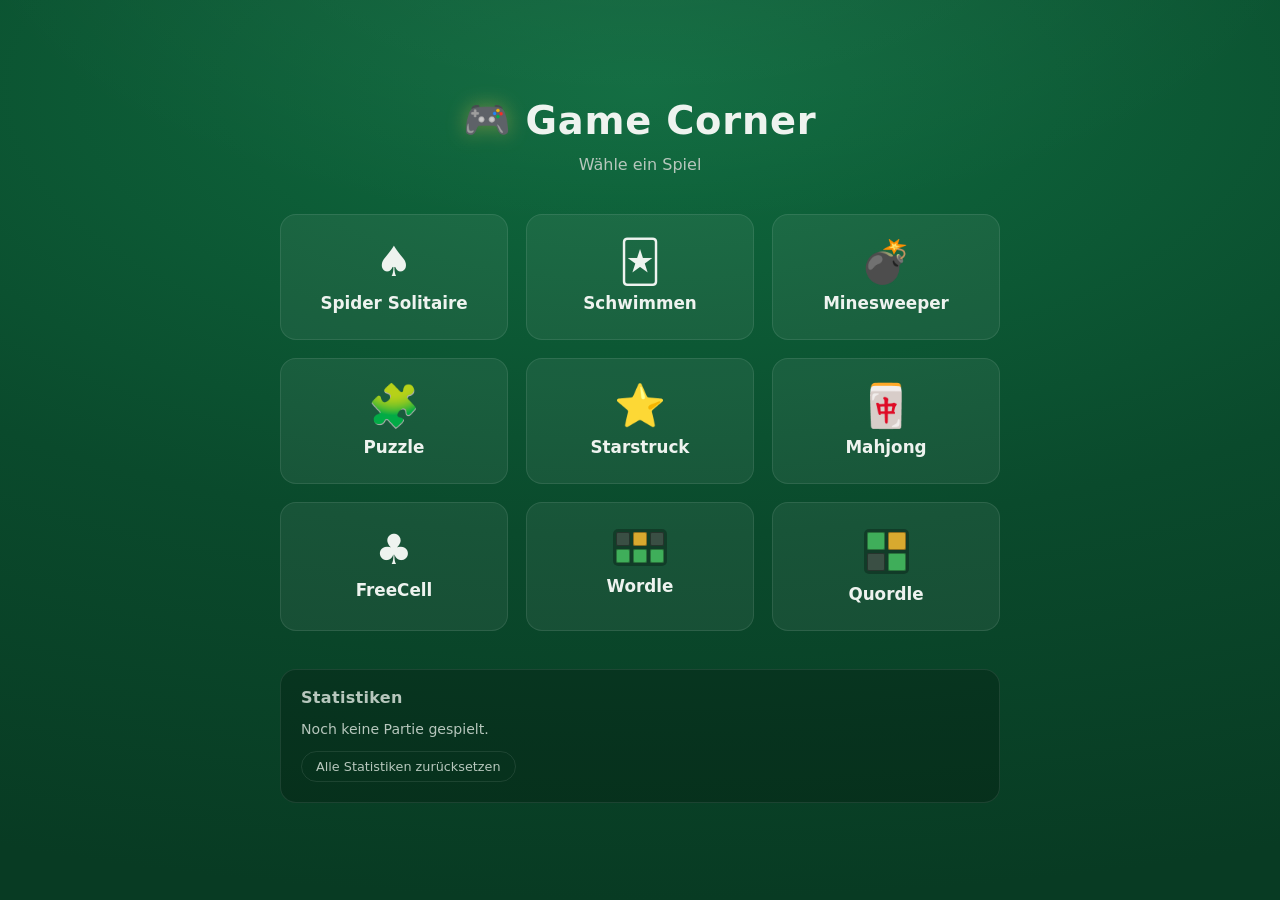
<file: index.html>
<!DOCTYPE html>
<html lang="de">
<head>
<meta charset="UTF-8">
<meta name="viewport" content="width=device-width, initial-scale=1.0">
<title>Game Corner</title>
<link rel="manifest" href="manifest.webmanifest">
<meta name="theme-color" content="#0a4a2c">
<link rel="apple-touch-icon" href="icons/icon-180.png">
<meta name="apple-mobile-web-app-capable" content="yes">
<meta name="apple-mobile-web-app-status-bar-style" content="black">
<meta name="apple-mobile-web-app-title" content="Game Corner">
<link rel="stylesheet" href="hub.css">
</head>
<body>

  <div id="hub">
    <div class="hub-brand">
      <span class="hub-icon">🎮</span>
      <h1>Game Corner</h1>
    </div>
    <p class="hub-sub">Wähle ein Spiel</p>

    <div class="tile-grid">
      <a class="tile" href="games/spider/index.html">
        <span class="tile-icon">♠</span>
        <span class="tile-title">Spider Solitaire</span>
      </a>
      <a class="tile" href="games/schwimmen/index.html">
        <span class="tile-icon">🃏</span>
        <span class="tile-title">Schwimmen</span>
      </a>
      <a class="tile nur-rechner" href="games/minesweeper/index.html">
        <span class="tile-icon">💣</span>
        <span class="tile-title">Minesweeper</span>
      </a>
      <a class="tile nur-rechner" href="games/puzzle/index.html">
        <span class="tile-icon">🧩</span>
        <span class="tile-title">Puzzle</span>
      </a>
      <a class="tile" href="games/starstruck/index.html">
        <span class="tile-icon">⭐</span>
        <span class="tile-title">Starstruck</span>
      </a>
      <a class="tile" href="games/mahjong/index.html">
        <span class="tile-icon">🀄</span>
        <span class="tile-title">Mahjong</span>
      </a>
      <a class="tile" href="games/freecell/index.html">
        <span class="tile-icon">♣</span>
        <span class="tile-title">FreeCell</span>
      </a>
      <a class="tile" href="games/wordle/index.html">
        <span class="tile-icon raster raster-wordle" aria-hidden="true">
          <i class="ist-fehlt"></i><i class="ist-dabei"></i><i class="ist-fehlt"></i>
          <i class="ist-richtig"></i><i class="ist-richtig"></i><i class="ist-richtig"></i>
        </span>
        <span class="tile-title">Wordle</span>
      </a>
      <a class="tile" href="games/quordle/index.html">
        <span class="tile-icon raster raster-quordle" aria-hidden="true">
          <i class="ist-richtig"></i><i class="ist-dabei"></i>
          <i class="ist-fehlt"></i><i class="ist-richtig"></i>
        </span>
        <span class="tile-title">Quordle</span>
      </a>
    </div>

    <p class="rechner-hinweis">Minesweeper und Puzzle brauchen eine Maus – die gibt es am Rechner.</p>

    <section id="hub-stats">
      <h2>Statistiken</h2>
      <table id="hub-stats-table">
        <thead>
          <tr>
            <th>Spiel</th>
            <th>Gespielt</th>
            <th>Gewonnen</th>
            <th>Quote</th>
            <th>Bestzeit</th>
          </tr>
        </thead>
        <tbody id="hub-stats-body"></tbody>
      </table>
      <p id="hub-stats-leer" class="hidden">Noch keine Partie gespielt.</p>
      <button id="hub-stats-reset" type="button">Alle Statistiken zurücksetzen</button>
    </section>
  </div>

  <script src="hub.js"></script>
  <script src="pwa.js" defer></script>
</body>
</html>
</file>
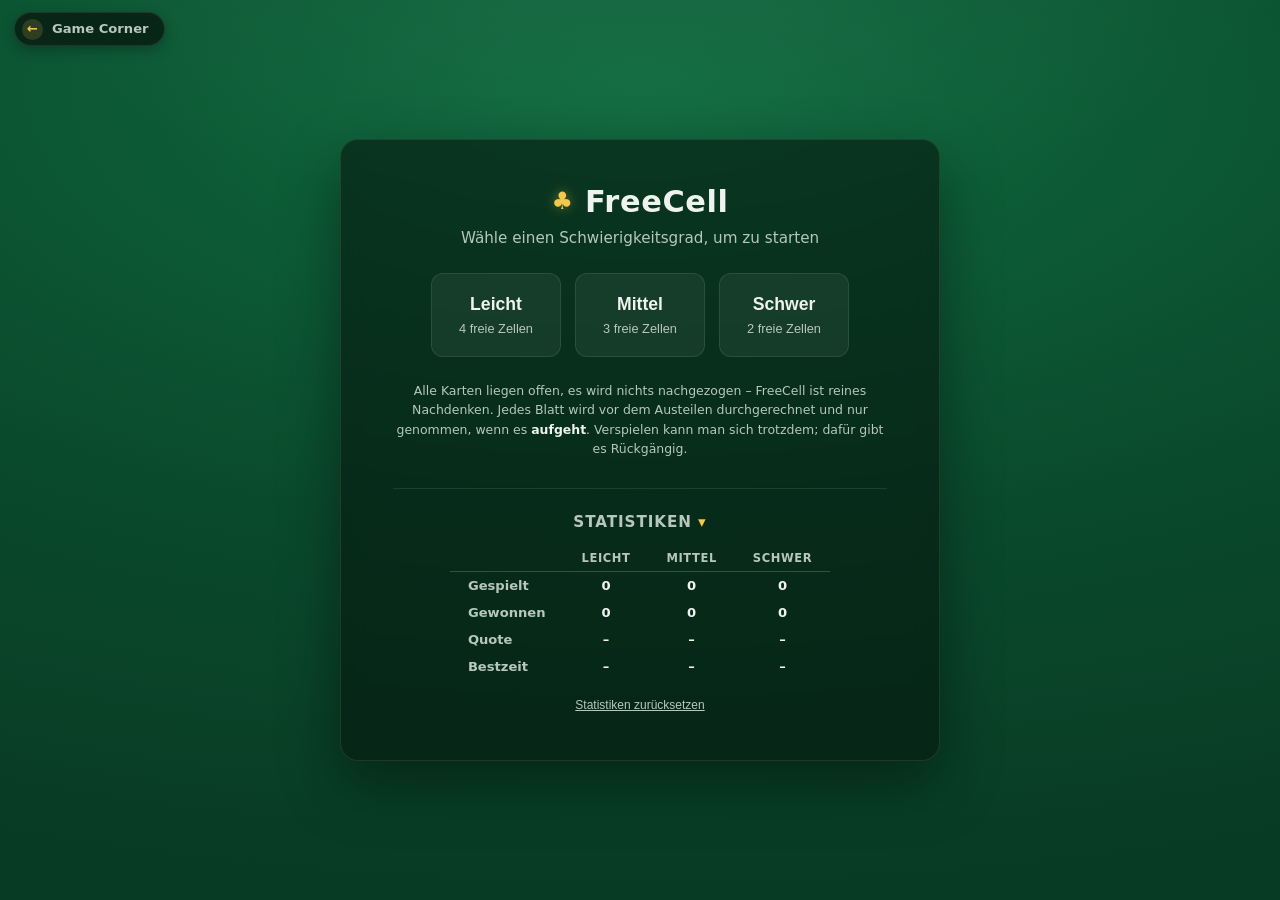
<file: games/freecell/index.html>
<!DOCTYPE html>
<html lang="de">
<head>
<meta charset="UTF-8">
<meta name="viewport" content="width=device-width, initial-scale=1.0">
<title>FreeCell · Game Corner</title>
<link rel="manifest" href="../../manifest.webmanifest">
<meta name="theme-color" content="#0a4a2c">
<link rel="apple-touch-icon" href="../../icons/icon-180.png">
<meta name="apple-mobile-web-app-capable" content="yes">
<meta name="apple-mobile-web-app-status-bar-style" content="black">
<meta name="apple-mobile-web-app-title" content="Game Corner">
<link rel="stylesheet" href="style.css">
</head>
<body>

  <a class="corner-home" href="../../index.html">
    <span class="corner-home-pfeil" aria-hidden="true">←</span>
    <span class="corner-home-text">Game Corner</span>
  </a>

  <div id="start-screen">
    <div class="start-card">
      <div class="start-brand">
        <span class="brand-suit">♣</span>
        <h1>FreeCell</h1>
      </div>
      <p class="start-sub">Wähle einen Schwierigkeitsgrad, um zu starten</p>

      <button id="continue-btn" class="continue-btn hidden">
        <span class="continue-btn-title">▶ Spiel fortsetzen</span>
        <span class="continue-btn-sub" id="continue-meta"></span>
      </button>

      <div class="start-options">
        <button class="start-btn" data-grad="leicht">
          <span class="start-btn-title">Leicht</span>
          <span class="start-btn-sub">4 freie Zellen</span>
        </button>
        <button class="start-btn" data-grad="mittel">
          <span class="start-btn-title">Mittel</span>
          <span class="start-btn-sub">3 freie Zellen</span>
        </button>
        <button class="start-btn" data-grad="schwer">
          <span class="start-btn-title">Schwer</span>
          <span class="start-btn-sub">2 freie Zellen</span>
        </button>
      </div>

      <p class="start-hinweis">
        Alle Karten liegen offen, es wird nichts nachgezogen – FreeCell ist reines Nachdenken.
        Jedes Blatt wird vor dem Austeilen durchgerechnet und nur genommen, wenn es
        <strong>aufgeht</strong>. Verspielen kann man sich trotzdem; dafür gibt es Rückgängig.
      </p>

      <details id="start-stats" open>
        <summary>Statistiken</summary>
        <table id="stats-table">
          <thead>
            <tr>
              <th></th>
              <th>Leicht</th>
              <th>Mittel</th>
              <th>Schwer</th>
            </tr>
          </thead>
          <tbody id="stats-table-body"></tbody>
        </table>
        <button id="stats-reset" type="button">Statistiken zurücksetzen</button>
      </details>
    </div>
  </div>

  <div id="game-screen" class="hidden">
    <header id="topbar">
      <button type="button" id="game-title" title="Zur Übersicht dieses Spiels">
        <span class="brand-suit">♣</span>
        <h1>FreeCell</h1>
      </button>

      <div id="stats">
        <div class="stat-chip">
          <span class="stat-label">Zeit</span>
          <span class="stat-value" id="timer">00:00</span>
        </div>
        <div class="stat-chip">
          <span class="stat-label">Modus</span>
          <span class="stat-value" id="grad-label">Leicht</span>
        </div>
        <div class="stat-chip">
          <span class="stat-label">Züge</span>
          <span class="stat-value" id="zug-count">0</span>
        </div>
        <div class="stat-chip">
          <span class="stat-label">Fertig</span>
          <span class="stat-value"><span id="basis-count">0</span>/52</span>
        </div>
        <div class="stat-chip" data-chip="frei">
          <span class="stat-label">Frei</span>
          <span class="stat-value" id="frei-count">4</span>
        </div>
      </div>
    </header>

    <!-- Alle Karten liegen in diesem einen Kasten und werden per `transform`
         an ihren Platz geschoben – nur so können sie von Spalte zu Spalte
         fliegen, statt zu springen. Zellen, Ablagen und Spalten sind
         Hinterlegungen darin, keine Behälter. -->
    <main id="board">
      <div id="feld"></div>
    </main>

    <footer id="game-footer">
      <div id="size-controls">
        <button id="size-down" class="action-btn" title="Karten verkleinern">−</button>
        <button id="size-reset" class="action-btn" title="Kartengröße an das Fenster anpassen">Passend</button>
        <button id="size-up" class="action-btn" title="Karten vergrößern">+</button>
      </div>
      <div id="footer-tools">
        <button id="hint-btn" class="action-btn" title="Zeigt einen Zug, der weiterhilft">
          <span class="icon">💡</span>Hinweis
        </button>
      </div>
      <div id="footer-actions">
        <button id="new-game-btn" class="action-btn primary">
          <span class="icon">↻</span>Neues Spiel
        </button>
        <button id="undo-btn" class="action-btn">
          <span class="icon">↺</span>Rückgängig
        </button>
      </div>
    </footer>
  </div>

  <div id="end-overlay" class="hidden">
    <div id="confetti-layer"></div>
    <div id="end-box">
      <h2 id="end-title">Geschafft! <span class="win-suits">♠ ♥ ♦ ♣</span></h2>
      <p id="end-text"></p>
      <p class="end-label" id="end-label">Nächste Runde:</p>
      <div class="end-grad-row">
        <button class="end-grad-btn" data-grad="leicht">Leicht<span>4 Zellen</span></button>
        <button class="end-grad-btn" data-grad="mittel">Mittel<span>3 Zellen</span></button>
        <button class="end-grad-btn" data-grad="schwer">Schwer<span>2 Zellen</span></button>
      </div>
      <div class="end-actions">
        <button id="end-undo-btn" type="button" class="action-btn hidden">
          <span class="icon">↺</span>Zug zurücknehmen
        </button>
        <button id="end-start-btn" type="button" class="action-btn">Zur Auswahl</button>
      </div>
      <a class="hub-return-link" href="../../index.html">🎮 Zur Startseite</a>
    </div>
  </div>

  <div id="deal-hinweis" class="hidden">Blatt wird durchgerechnet …</div>

  <script src="engine.js"></script>
  <script src="game.js"></script>
  <script src="../../pwa.js" defer></script>
</body>
</html>
</file>
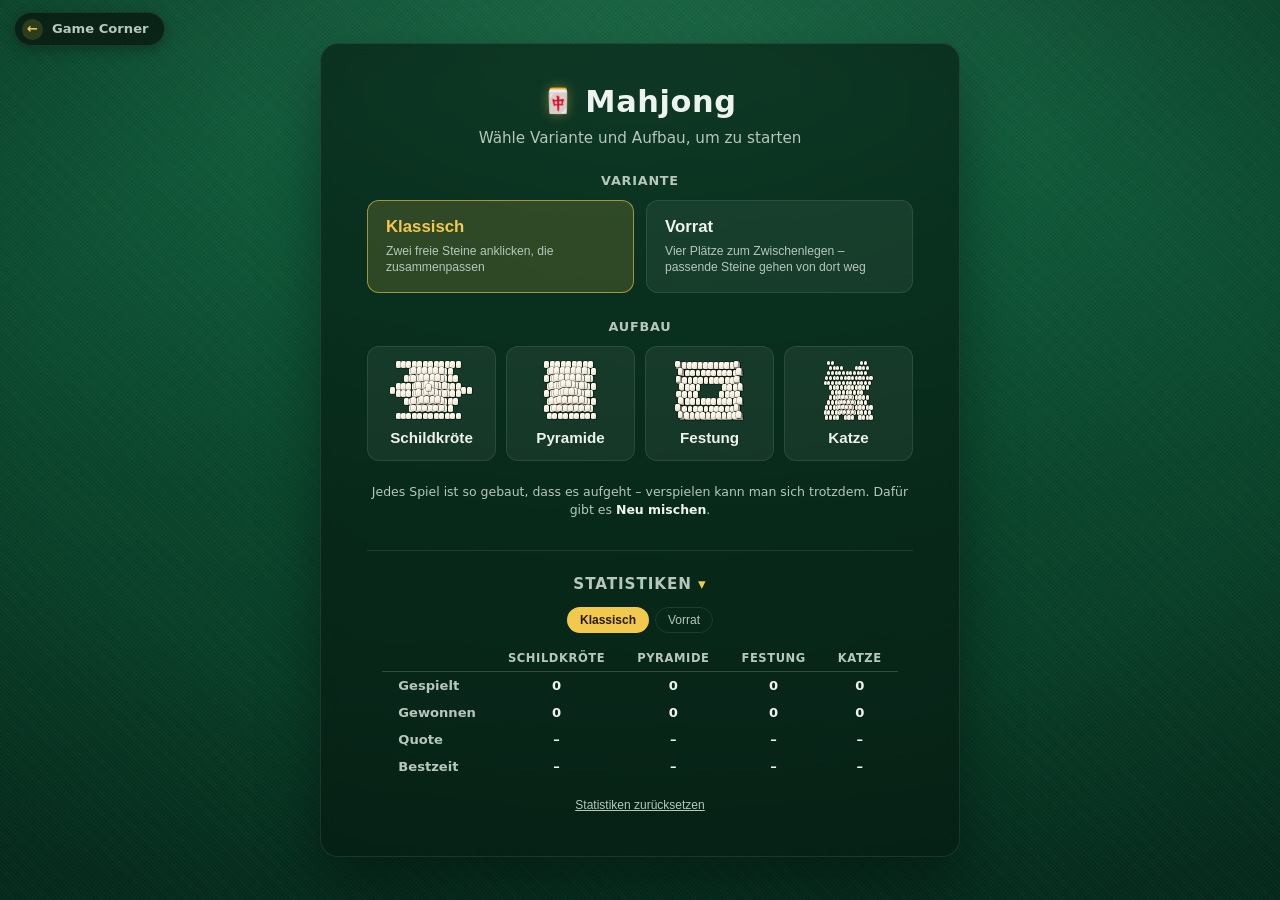
<file: games/mahjong/index.html>
<!DOCTYPE html>
<html lang="de">
<head>
<meta charset="UTF-8">
<meta name="viewport" content="width=device-width, initial-scale=1.0">
<title>Mahjong · Game Corner</title>
<link rel="manifest" href="../../manifest.webmanifest">
<meta name="theme-color" content="#0a4a2c">
<link rel="apple-touch-icon" href="../../icons/icon-180.png">
<meta name="apple-mobile-web-app-capable" content="yes">
<meta name="apple-mobile-web-app-status-bar-style" content="black">
<meta name="apple-mobile-web-app-title" content="Game Corner">
<link rel="stylesheet" href="style.css">
</head>
<body>

  <a class="corner-home" href="../../index.html">
    <span class="corner-home-pfeil" aria-hidden="true">←</span>
    <span class="corner-home-text">Game Corner</span>
  </a>

  <div id="start-screen">
    <div class="start-card">
      <div class="start-brand">
        <span class="brand-glyph">🀄</span>
        <h1>Mahjong</h1>
      </div>
      <p class="start-sub">Wähle Variante und Aufbau, um zu starten</p>

      <button id="continue-btn" class="continue-btn hidden">
        <span class="continue-btn-title">▶ Spiel fortsetzen</span>
        <span class="continue-btn-sub" id="continue-meta"></span>
      </button>

      <h2 class="wahl-titel">Variante</h2>
      <div class="variante-grid">
        <button class="variante-btn aktiv" data-variante="klassisch">
          <span class="variante-btn-title">Klassisch</span>
          <span class="variante-btn-sub">Zwei freie Steine anklicken, die zusammenpassen</span>
        </button>
        <button class="variante-btn" data-variante="vorrat">
          <span class="variante-btn-title">Vorrat</span>
          <span class="variante-btn-sub">Vier Plätze zum Zwischenlegen – passende Steine gehen von dort weg</span>
        </button>
      </div>

      <h2 class="wahl-titel">Aufbau</h2>
      <div class="layout-grid" id="layout-grid"></div>

      <p class="start-hinweis">
        Jedes Spiel ist so gebaut, dass es aufgeht – verspielen kann man sich trotzdem.
        Dafür gibt es <strong>Neu mischen</strong>.
      </p>

      <details id="start-stats" open>
        <summary>Statistiken</summary>
        <div class="stats-scope">
          <button type="button" class="stats-scope-btn aktiv" data-scope="klassisch">Klassisch</button>
          <button type="button" class="stats-scope-btn" data-scope="vorrat">Vorrat</button>
        </div>
        <table id="stats-table">
          <thead>
            <tr id="stats-head-row"><th></th></tr>
          </thead>
          <tbody id="stats-table-body"></tbody>
        </table>
        <button id="stats-reset" type="button">Statistiken zurücksetzen</button>
      </details>
    </div>
  </div>

  <div id="game-screen" class="hidden">
    <header id="topbar">
      <button type="button" id="game-title" title="Zur Übersicht dieses Spiels">
        <span class="brand-glyph">🀄</span>
        <h1>Mahjong</h1>
      </button>

      <div id="stats">
        <div class="stat-chip">
          <span class="stat-label">Zeit</span>
          <span class="stat-value" id="timer">00:00</span>
        </div>
        <div class="stat-chip">
          <span class="stat-label">Modus</span>
          <span class="stat-value" id="modus-label">Klassisch</span>
        </div>
        <div class="stat-chip">
          <span class="stat-label">Übrig</span>
          <span class="stat-value" id="uebrig-count">144</span>
        </div>
        <div class="stat-chip" data-chip="paare">
          <span class="stat-label">Paare</span>
          <span class="stat-value" id="paar-count">0</span>
        </div>
        <div class="stat-chip">
          <span class="stat-label">Mischen</span>
          <span class="stat-value" id="misch-count">0</span>
        </div>
      </div>
    </header>

    <main id="board">
      <div id="brett-huelle">
        <div id="brett"></div>
      </div>
      <div id="vorrat-leiste" class="hidden">
        <span class="vorrat-titel">Vorrat</span>
        <div id="vorrat-plaetze"></div>
      </div>
    </main>

    <footer id="game-footer">
      <div id="size-controls">
        <button id="size-down" class="action-btn" title="Steine verkleinern">−</button>
        <button id="size-reset" class="action-btn" title="Steingröße an das Fenster anpassen">Passend</button>
        <button id="size-up" class="action-btn" title="Steine vergrößern">+</button>
      </div>
      <div id="footer-tools">
        <button id="markier-btn" class="action-btn" aria-pressed="true"
                title="Freie Steine hervorheben oder alle Steine gleich hell zeigen">
          <span class="icon">👁️</span><span id="markier-text">Nur freie</span>
        </button>
        <button id="hint-btn" class="action-btn" title="Zeigt zwei Steine, die zusammenpassen und frei liegen">
          <span class="icon">💡</span>Hinweis
        </button>
        <button id="misch-btn" class="action-btn" title="Verteilt die liegenden Steine neu – wieder so, dass es aufgeht">
          <span class="icon">🔀</span>Neu mischen
        </button>
      </div>
      <div id="footer-actions">
        <button id="new-game-btn" class="action-btn primary">
          <span class="icon">↻</span>Neues Spiel
        </button>
        <button id="undo-btn" class="action-btn">
          <span class="icon">↺</span>Rückgängig
        </button>
      </div>
    </footer>
  </div>

  <div id="end-overlay" class="hidden">
    <div id="confetti-layer"></div>
    <div id="end-box">
      <h2 id="end-title">Geschafft!</h2>
      <p id="end-text"></p>
      <div class="end-actions">
        <button id="end-again-btn" type="button" class="action-btn primary">
          <span class="icon">↻</span>Noch eins
        </button>
        <button id="end-undo-btn" type="button" class="action-btn hidden">
          <span class="icon">↺</span>Zug zurücknehmen
        </button>
        <button id="end-misch-btn" type="button" class="action-btn hidden">
          <span class="icon">🔀</span>Neu mischen
        </button>
        <button id="end-start-btn" type="button" class="action-btn">Zur Auswahl</button>
      </div>
      <a class="hub-return-link" href="../../index.html">🎮 Zur Startseite</a>
    </div>
  </div>

  <script src="engine.js"></script>
  <script src="motive.js"></script>
  <script src="game.js"></script>
  <script src="../../pwa.js" defer></script>
</body>
</html>
</file>
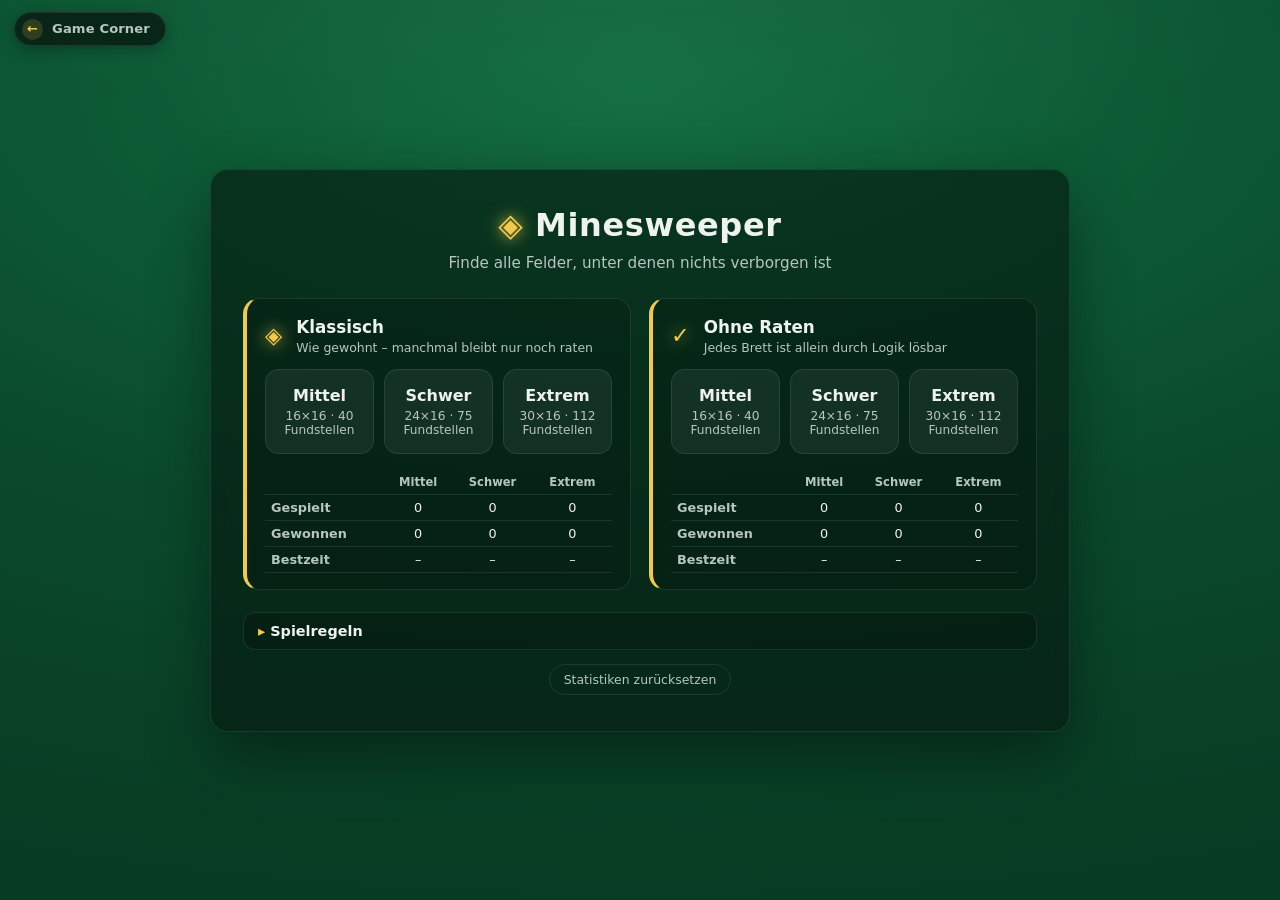
<file: games/minesweeper/index.html>
<!DOCTYPE html>
<html lang="de">
<head>
<meta charset="UTF-8">
<meta name="viewport" content="width=device-width, initial-scale=1.0">
<title>Minesweeper · Game Corner</title>
<link rel="manifest" href="../../manifest.webmanifest">
<meta name="theme-color" content="#0a4a2c">
<link rel="apple-touch-icon" href="../../icons/icon-180.png">
<meta name="apple-mobile-web-app-capable" content="yes">
<meta name="apple-mobile-web-app-status-bar-style" content="black">
<meta name="apple-mobile-web-app-title" content="Game Corner">
<link rel="stylesheet" href="style.css">
</head>
<body>

  <a class="corner-home" href="../../index.html">
    <span class="corner-home-pfeil" aria-hidden="true">←</span>
    <span class="corner-home-text">Game Corner</span>
  </a>

  <div id="start-screen">
    <div class="start-card">
      <div class="start-brand">
        <span class="brand-mark">◈</span>
        <h1>Minesweeper</h1>
      </div>
      <p class="start-sub">Finde alle Felder, unter denen nichts verborgen ist</p>

      <button id="continue-btn" class="continue-btn hidden">
        <span class="continue-btn-title">▶ Spiel fortsetzen</span>
        <span class="continue-btn-sub" id="continue-meta"></span>
      </button>

      <div class="mode-grid">

        <section class="mode-group" data-group="classic">
          <header class="mode-group-head">
            <span class="mode-group-icon">◈</span>
            <div class="mode-group-text">
              <h2>Klassisch</h2>
              <p>Wie gewohnt – manchmal bleibt nur noch raten</p>
            </div>
          </header>

          <div class="start-options">
            <button class="start-btn" data-mode="km">
              <span class="start-btn-title">Mittel</span>
              <span class="start-btn-sub">16×16 · 40 Fundstellen</span>
            </button>
            <button class="start-btn" data-mode="kh">
              <span class="start-btn-title">Schwer</span>
              <span class="start-btn-sub">24×16 · 75 Fundstellen</span>
            </button>
            <button class="start-btn" data-mode="ke">
              <span class="start-btn-title">Extrem</span>
              <span class="start-btn-sub">30×16 · 112 Fundstellen</span>
            </button>
          </div>

          <table class="stats-table" data-group="classic">
            <thead>
              <tr><th></th><th>Mittel</th><th>Schwer</th><th>Extrem</th></tr>
            </thead>
            <tbody></tbody>
          </table>
        </section>

        <section class="mode-group" data-group="noguess">
          <header class="mode-group-head">
            <span class="mode-group-icon">✓</span>
            <div class="mode-group-text">
              <h2>Ohne Raten</h2>
              <p>Jedes Brett ist allein durch Logik lösbar</p>
            </div>
          </header>

          <div class="start-options">
            <button class="start-btn" data-mode="nm">
              <span class="start-btn-title">Mittel</span>
              <span class="start-btn-sub">16×16 · 40 Fundstellen</span>
            </button>
            <button class="start-btn" data-mode="nh">
              <span class="start-btn-title">Schwer</span>
              <span class="start-btn-sub">24×16 · 75 Fundstellen</span>
            </button>
            <button class="start-btn" data-mode="ne">
              <span class="start-btn-title">Extrem</span>
              <span class="start-btn-sub">30×16 · 112 Fundstellen</span>
            </button>
          </div>

          <table class="stats-table" data-group="noguess">
            <thead>
              <tr><th></th><th>Mittel</th><th>Schwer</th><th>Extrem</th></tr>
            </thead>
            <tbody></tbody>
          </table>
        </section>

      </div>

      <details id="rules">
        <summary>Spielregeln</summary>
        <ul>
          <li><strong>Linksklick</strong> deckt ein Feld auf. Die Zahl darin sagt, wie viele der acht Nachbarfelder eine Fundstelle verbergen.</li>
          <li><strong>Rechtsklick</strong> setzt eine Markierung – oder nimmt sie wieder weg.</li>
          <li><strong>Mittlere Maustaste</strong> auf einer Zahl, deren Markierungen vollständig sind, deckt alle übrigen Nachbarfelder auf einmal auf.</li>
          <li>Der erste Klick ist immer sicher und öffnet ein zusammenhängendes Feld.</li>
          <li>Im Modus <strong>Ohne Raten</strong> wird das Brett nach dem ersten Klick so gewählt, dass es sich vollständig herleiten lässt.</li>
          <li>Auf <strong>Extrem</strong> wird nach einem Brett gesucht, bei dem etwa jede dritte Entscheidung verlangt, zwei Zahlen gegeneinander zu halten. Die Suche dauert nach dem ersten Klick ein paar Sekunden.</li>
          <li><strong>Leertaste halten und am Mausrad drehen</strong> zoomt das Brett. Ohne die Taste bleibt das Rad frei – sonst käme es der mittleren Maustaste in die Quere.</li>
          <li>Nach einem Fehltritt kann man <strong>weiterspielen</strong>. Die Partie zählt dann als verloren, egal wie es ausgeht.</li>
        </ul>
      </details>

      <button id="stats-reset" type="button">Statistiken zurücksetzen</button>
    </div>
  </div>

  <div id="game-screen" class="hidden">
    <header id="topbar">
      <button type="button" id="game-title" title="Zur Übersicht dieses Spiels">
        <span class="brand-mark">◈</span>
        <h1>Minesweeper</h1>
      </button>

      <div id="stats">
        <div class="stat-chip">
          <span class="stat-label">Zeit</span>
          <span class="stat-value" id="timer">00:00</span>
        </div>
        <div class="stat-chip">
          <span class="stat-label">Modus</span>
          <span class="stat-value" id="mode-label">Mittel</span>
        </div>
        <div class="stat-chip">
          <span class="stat-label">Offen</span>
          <span class="stat-value"><span id="open-count">0</span>/<span id="open-total">216</span></span>
        </div>
        <div class="stat-chip">
          <span class="stat-label">Markiert</span>
          <span class="stat-value"><span id="flag-count">0</span>/<span id="mine-total">40</span></span>
        </div>
      </div>
    </header>

    <main id="board-wrap">
      <div id="board" role="grid" aria-label="Minesweeper-Spielfeld"></div>
    </main>

    <p id="status-text" class="is-empty">&nbsp;</p>

    <footer id="game-footer">
      <div id="footer-tools">
        <span class="hint-chip">Links: aufdecken · Rechts: markieren · Mitte: umliegende öffnen · Leertaste + Rad: zoomen</span>
      </div>
      <div id="footer-actions">
        <button id="result-btn" class="action-btn primary hidden">
          <span class="icon">🏆</span>Auswertung
        </button>
        <button id="restart-btn" class="action-btn primary">
          <span class="icon">↻</span>Neues Spiel
        </button>
        <button id="back-btn" class="action-btn">
          <span class="icon">←</span>Übersicht
        </button>
      </div>
    </footer>
  </div>

  <div id="end-overlay" class="hidden">
    <div id="confetti-layer"></div>
    <div id="end-box">
      <h2 id="end-title">Geschafft!</h2>
      <p id="end-text"></p>

      <div class="end-actions">
        <button id="continue-loss-btn" class="action-btn primary hidden">
          <span class="icon">↷</span>Weiterspielen
        </button>
        <button id="end-back" class="action-btn">
          <span class="icon">👁</span>Brett ansehen
        </button>
      </div>

      <p class="end-label">Nächste Runde:</p>
      <div class="end-groups">
        <div class="end-group">
          <span class="end-group-title">◈ Klassisch</span>
          <div class="end-row">
            <button class="end-mode-btn" data-mode="km">Mittel</button>
            <button class="end-mode-btn" data-mode="kh">Schwer</button>
            <button class="end-mode-btn" data-mode="ke">Extrem</button>
          </div>
        </div>
        <div class="end-group">
          <span class="end-group-title">✓ Ohne Raten</span>
          <div class="end-row">
            <button class="end-mode-btn" data-mode="nm">Mittel</button>
            <button class="end-mode-btn" data-mode="nh">Schwer</button>
            <button class="end-mode-btn" data-mode="ne">Extrem</button>
          </div>
        </div>
      </div>

      <a class="hub-return-link" href="../../index.html">🎮 Zur Startseite</a>
    </div>
  </div>

  <script src="engine.js"></script>
  <script src="game.js"></script>
  <script src="../../pwa.js" defer></script>
</body>
</html>
</file>
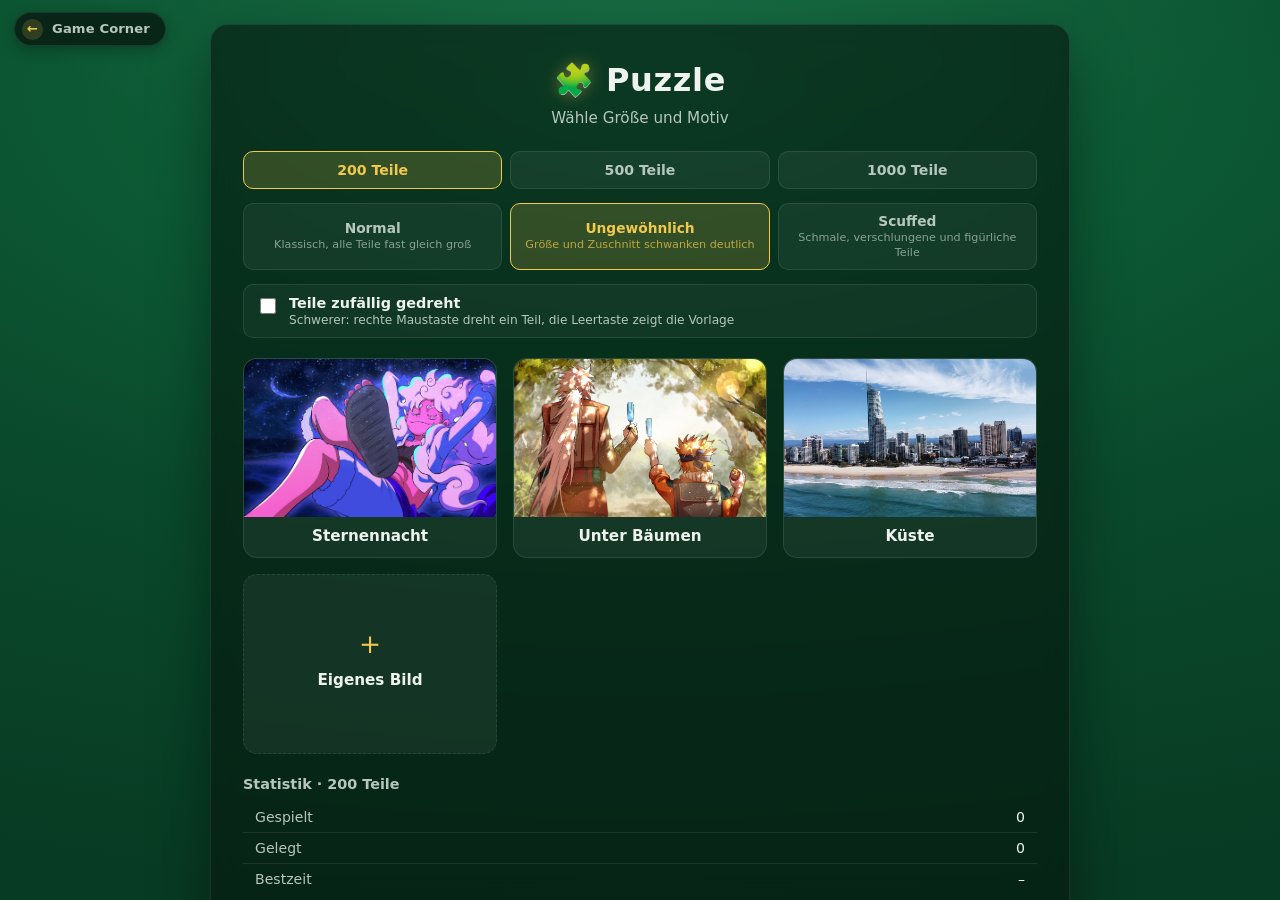
<file: games/puzzle/index.html>
<!DOCTYPE html>
<html lang="de">
<head>
<meta charset="UTF-8">
<meta name="viewport" content="width=device-width, initial-scale=1.0">
<title>Puzzle · Game Corner</title>
<link rel="manifest" href="../../manifest.webmanifest">
<meta name="theme-color" content="#0a4a2c">
<link rel="apple-touch-icon" href="../../icons/icon-180.png">
<meta name="apple-mobile-web-app-capable" content="yes">
<meta name="apple-mobile-web-app-status-bar-style" content="black">
<meta name="apple-mobile-web-app-title" content="Game Corner">
<link rel="stylesheet" href="style.css">
</head>
<body>

  <a class="corner-home" href="../../index.html">
    <span class="corner-home-pfeil" aria-hidden="true">←</span>
    <span class="corner-home-text">Game Corner</span>
  </a>

  <div id="start-screen">
    <div class="start-card">
      <div class="start-brand">
        <span class="brand-mark">🧩</span>
        <h1>Puzzle</h1>
      </div>
      <p class="start-sub">Wähle Größe und Motiv</p>

      <button id="continue-btn" class="continue-btn hidden">
        <span class="continue-btn-title">▶ Spiel fortsetzen</span>
        <span class="continue-btn-sub" id="continue-meta"></span>
      </button>

      <div id="groessen" class="groessen-reihe"></div>

      <div id="schnitte" class="schnitt-reihe"></div>

      <label class="einstellung" for="dreh-toggle">
        <input type="checkbox" id="dreh-toggle">
        <span class="einstellung-text">
          <strong>Teile zufällig gedreht</strong>
          <small>Schwerer: rechte Maustaste dreht ein Teil, die Leertaste zeigt die Vorlage</small>
        </span>
      </label>

      <div id="motive" class="motiv-grid"></div>
      <input type="file" id="datei" accept="image/*" hidden>

      <p id="start-notice" class="hidden"></p>

      <div id="start-stats">
        <h2>Statistik · <span id="stats-titel">200 Teile</span></h2>
        <table class="stats-table">
          <tbody id="stats-table-body"></tbody>
        </table>
      </div>

      <details id="rules">
        <summary>So wird gespielt</summary>
        <ul>
          <li>Teile mit gedrückter Maustaste <strong>ziehen</strong>. Passen zwei Teile zusammen, rasten sie ein und wandern von da an gemeinsam.</li>
          <li>Der <strong>Rahmen</strong> in der Mitte hat die Größe des fertigen Bildes. Wer ein Teil an seinen Platz darin zieht, setzt es fest – dort bleibt es liegen.</li>
          <li>Die <strong>rechte Maustaste</strong> oder die <strong>Leertaste</strong> blenden das fertige Bild ein, solange sie gedrückt bleiben. Sind die Teile zufällig gedreht, dreht die rechte Maustaste ein getroffenes Teil nach rechts – auf freier Fläche zeigt sie weiterhin die Vorlage.</li>
          <li>Mit gedrückter Taste <strong>M</strong> zieht die linke Maustaste ein Rechteck: Alles darin wird markiert und lässt sich gemeinsam verschieben. <strong>Esc</strong> hebt die Markierung auf.</li>
          <li>Auf freier Fläche ziehen verschiebt den Tisch, das <strong>Mausrad</strong> zoomt.</li>
          <li>Der Spielstand wird laufend gesichert – du kannst jederzeit aufhören.</li>
        </ul>
      </details>
    </div>
  </div>

  <div id="game-screen" class="hidden">
    <header id="topbar">
      <button type="button" id="game-title" title="Zur Übersicht dieses Spiels">
        <span class="brand-mark">🧩</span>
        <h1>Puzzle</h1>
      </button>

      <div id="stats">
        <div class="stat-chip">
          <span class="stat-label">Zeit</span>
          <span class="stat-value" id="timer">00:00</span>
        </div>
        <div class="stat-chip">
          <span class="stat-label">Motiv</span>
          <span class="stat-value" id="motiv-label">–</span>
        </div>
        <div class="stat-chip">
          <span class="stat-label">Gelegt</span>
          <span class="stat-value"><span id="done-count">0</span>/<span id="piece-total">0</span></span>
        </div>
      </div>
    </header>

    <main id="board-wrap">
      <canvas id="tisch"></canvas>
    </main>

    <footer id="game-footer">
      <div id="footer-tools">
        <button id="preview-btn" class="action-btn" title="Rechte Maustaste zeigt die Vorlage, solange sie gedrückt ist">
          <span class="icon">👁</span>Vorlage
        </button>
        <button id="sort-btn" class="action-btn" title="Einzeln liegende Teile außerhalb des Rahmens neu verteilen">
          <span class="icon">✦</span>Teile ordnen
        </button>
        <button id="zoom-fit" class="action-btn" title="Ganzen Tisch zeigen">
          <span class="icon">⤢</span>Übersicht
        </button>
        <div class="farb-zeile" title="Hintergrund des Spielfelds">
          <div id="farb-tupfer" class="farb-tupfer"></div>
          <label class="farb-frei" title="Freie Farbe wählen">
            <input type="color" id="farb-wahl">
          </label>
        </div>
      </div>
      <div id="footer-actions">
        <button id="result-btn" class="action-btn primary hidden">
          <span class="icon">🏆</span>Auswertung
        </button>
        <button id="restart-btn" class="action-btn primary">
          <span class="icon">↻</span>Neues Spiel
        </button>
        <button id="back-btn" class="action-btn">
          <span class="icon">←</span>Übersicht
        </button>
      </div>
    </footer>
  </div>

  <div id="loading-overlay" class="hidden">
    <div class="loading-box">
      <span class="loading-mark">🧩</span>
      <p id="loading-text">Teile werden gestanzt …</p>
    </div>
  </div>

  <div id="end-overlay" class="hidden">
    <div id="confetti-layer"></div>
    <div id="end-box">
      <h2>Fertig! <span class="end-mark">🧩</span></h2>
      <p id="end-text"></p>

      <button id="end-back" class="action-btn">
        <span class="icon">👁</span>Bild ansehen
      </button>

      <div class="end-actions">
        <button id="end-again" class="action-btn primary">
          <span class="icon">↻</span>Neues Motiv
        </button>
      </div>

      <a class="hub-return-link" href="../../index.html">🎮 Zur Startseite</a>
    </div>
  </div>

  <script src="bilder/bilder.js"></script>
  <script src="engine.js"></script>
  <script src="game.js"></script>
  <script src="../../pwa.js" defer></script>
</body>
</html>
</file>
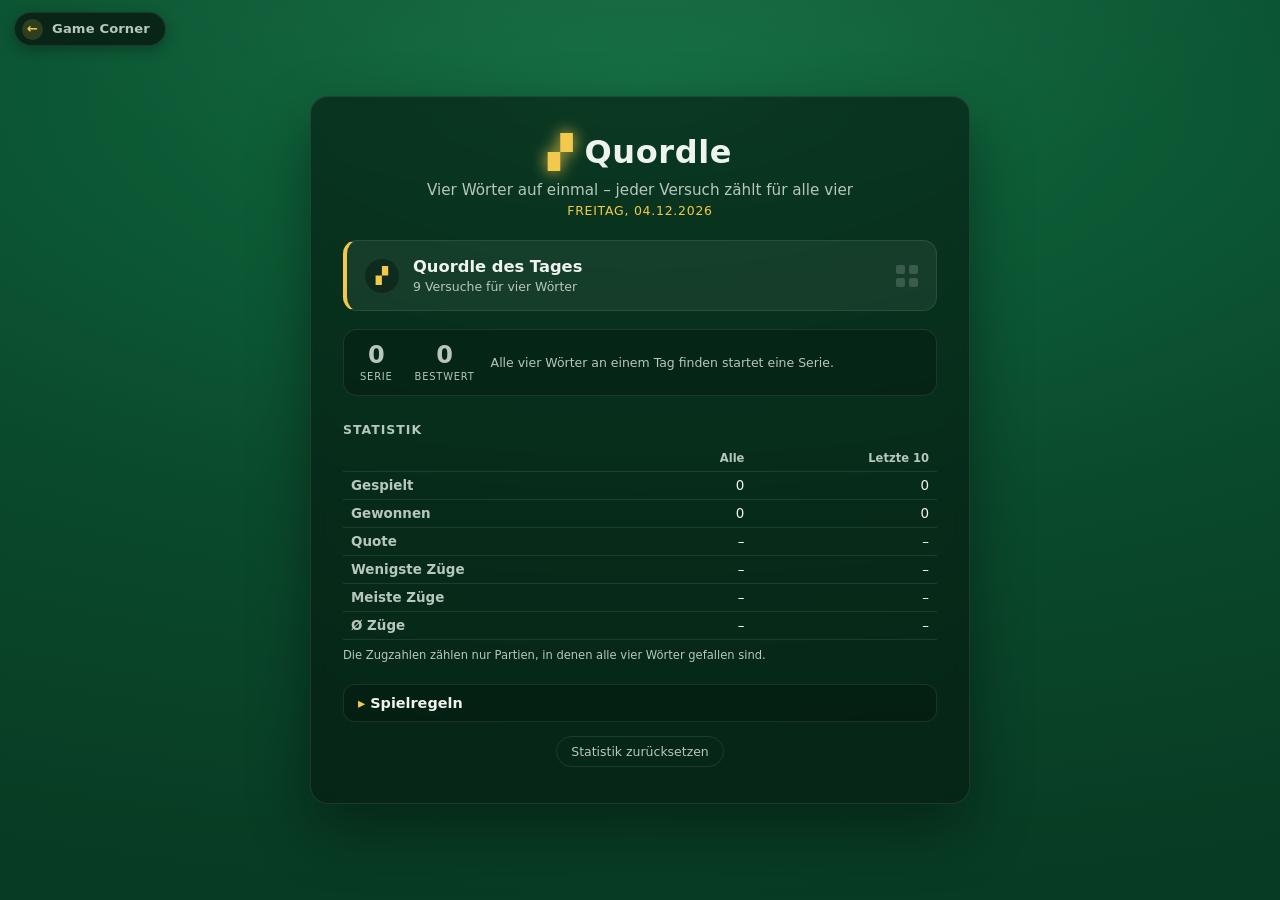
<file: games/quordle/index.html>
<!DOCTYPE html>
<html lang="de">
<head>
<meta charset="UTF-8">
<meta name="viewport" content="width=device-width, initial-scale=1.0">
<title>Quordle · Game Corner</title>
<link rel="manifest" href="../../manifest.webmanifest">
<meta name="theme-color" content="#0a4a2c">
<link rel="apple-touch-icon" href="../../icons/icon-180.png">
<meta name="apple-mobile-web-app-capable" content="yes">
<meta name="apple-mobile-web-app-status-bar-style" content="black">
<meta name="apple-mobile-web-app-title" content="Game Corner">
<link rel="stylesheet" href="style.css">
</head>
<body>

  <a class="corner-home" href="../../index.html">
    <span class="corner-home-pfeil" aria-hidden="true">←</span>
    <span class="corner-home-text">Game Corner</span>
  </a>

  <div id="start-screen">
    <div class="start-card">
      <div class="start-brand">
        <span class="brand-mark">▞</span>
        <h1>Quordle</h1>
      </div>
      <p class="start-sub">Vier Wörter auf einmal – jeder Versuch zählt für alle vier</p>

      <p id="tages-zeile" class="tages-zeile"></p>

      <button id="spiel-karte" type="button" class="spiel-karte">
        <span class="karte-zeichen">▞</span>
        <span class="karte-text">
          <span class="karte-titel">Quordle des Tages</span>
          <span class="karte-sub" id="karte-sub">9 Versuche</span>
        </span>
        <span class="karte-punkte" id="karte-punkte"></span>
      </button>

      <div id="serie" class="serie">
        <div class="serie-werte">
          <span class="serie-wert">
            <span class="serie-zahl" id="serie-aktuell">0</span>
            <span class="serie-label">Serie</span>
          </span>
          <span class="serie-wert">
            <span class="serie-zahl" id="serie-best">0</span>
            <span class="serie-label">Bestwert</span>
          </span>
        </div>
        <p class="serie-hinweis" id="serie-hinweis"></p>
      </div>

      <section class="stats-block">
        <h2>Statistik</h2>
        <table class="stats-table">
          <thead>
            <tr>
              <th></th>
              <th>Alle</th>
              <th>Letzte 10</th>
            </tr>
          </thead>
          <tbody id="stats-table-body"></tbody>
        </table>
        <p class="stats-fussnote">Die Zugzahlen zählen nur Partien, in denen alle vier Wörter gefallen sind.</p>
      </section>

      <details id="rules">
        <summary>Spielregeln</summary>
        <ul>
          <li>Gesucht sind <strong>vier Wörter gleichzeitig</strong>, jedes mit fünf Buchstaben. Neun Versuche gelten für alle vier zusammen.</li>
          <li>Jeder Versuch wird <strong>in alle vier Felder zugleich</strong> eingetragen und dort einzeln bewertet – ein Buchstabe kann oben links grün sein und unten rechts grau.</li>
          <li>Ein gelöstes Feld friert ein und nimmt keine weiteren Versuche mehr an. Die übrigen laufen weiter.</li>
          <li>Nach jedem Versuch färbt sich jeder Buchstabe: <strong class="legende-richtig">grün</strong>, wenn er an dieser Stelle steht, <strong class="legende-dabei">gelb</strong>, wenn er im Wort vorkommt, aber woanders, und <strong class="legende-fehlt">grau</strong>, wenn er gar nicht vorkommt.</li>
          <li>Jede Taste ist in vier Ecken geteilt – eine je Feld, in derselben Anordnung wie die Felder selbst. So sieht man auf einen Blick, wo ein Buchstabe noch etwas wert ist.</li>
          <li><strong>Umlaute werden ausgeschrieben</strong>: Ä wird zu AE, Ö zu OE, Ü zu UE. Aus ß wird SS. KÄSE heißt hier also KAESE.</li>
          <li>Angenommen wird nur, was auf der Wortliste steht. Ein unbekanntes Wort kostet keinen Versuch.</li>
          <li>Man muss nicht von links nach rechts tippen: <strong>Auf ein Feld klicken</strong> setzt die Schreibmarke auf diese Stelle, die Pfeiltasten verschieben sie.</li>
          <li>Gewonnen ist erst, wenn alle vier Wörter stehen.</li>
          <li>Es gibt <strong>ein Quordle je Tag</strong>; morgen kommt das nächste. Die <strong>Serie</strong> zählt die Tage, an denen es gefallen ist – ein ausgelassener Tag setzt sie zurück.</li>
        </ul>
      </details>

      <button id="stats-reset" type="button">Statistik zurücksetzen</button>
    </div>
  </div>

  <div id="game-screen" class="hidden">
    <header id="topbar">
      <button type="button" id="game-title" title="Zur Übersicht dieses Spiels">
        <span class="brand-mark">▞</span>
        <h1>Quordle</h1>
      </button>

      <div id="topbar-rechts">
        <div id="stats">
          <div class="stat-chip">
            <span class="stat-label">Gelöst</span>
            <span class="stat-value"><span id="geloest-nr">0</span>/<span id="geloest-max">4</span></span>
          </div>
          <div class="stat-chip">
            <span class="stat-label">Versuche</span>
            <span class="stat-value"><span id="versuch-nr">0</span>/<span id="versuch-max">9</span></span>
          </div>
        </div>
        <button id="result-btn" class="action-btn primary hidden" title="Auswertung">
          <span class="icon">🏆</span><span class="lang">Auswertung</span>
        </button>
      </div>
    </header>

    <main id="spielfeld">
      <div id="bretter" aria-label="Vier Rateversuche gleichzeitig"></div>
      <p id="status-text" class="is-empty">&nbsp;</p>
      <div id="keyboard" aria-label="Buchstabentastatur"></div>
    </main>
  </div>

  <div id="end-overlay" class="hidden">
    <div id="confetti-layer"></div>
    <div id="end-box">
      <h2 id="end-title">Geschafft!</h2>
      <p id="end-text"></p>
      <div id="end-woerter" class="end-woerter"></div>

      <div class="end-actions">
        <button id="end-back" class="action-btn">
          <span class="icon">👁</span>Felder ansehen
        </button>
        <button id="end-uebersicht" class="action-btn">
          <span class="icon">←</span>Übersicht
        </button>
      </div>

      <a class="hub-return-link" href="../../index.html">🎮 Zur Startseite</a>
    </div>
  </div>

  <script src="../serie.js"></script>
  <script src="../wortraten/woerter.js"></script>
  <script src="../wortraten/regeln.js"></script>
  <script src="../wortraten/statistik.js"></script>
  <script src="../wortraten/eingabe.js"></script>
  <script src="game.js"></script>
  <script src="../../pwa.js" defer></script>
</body>
</html>
</file>
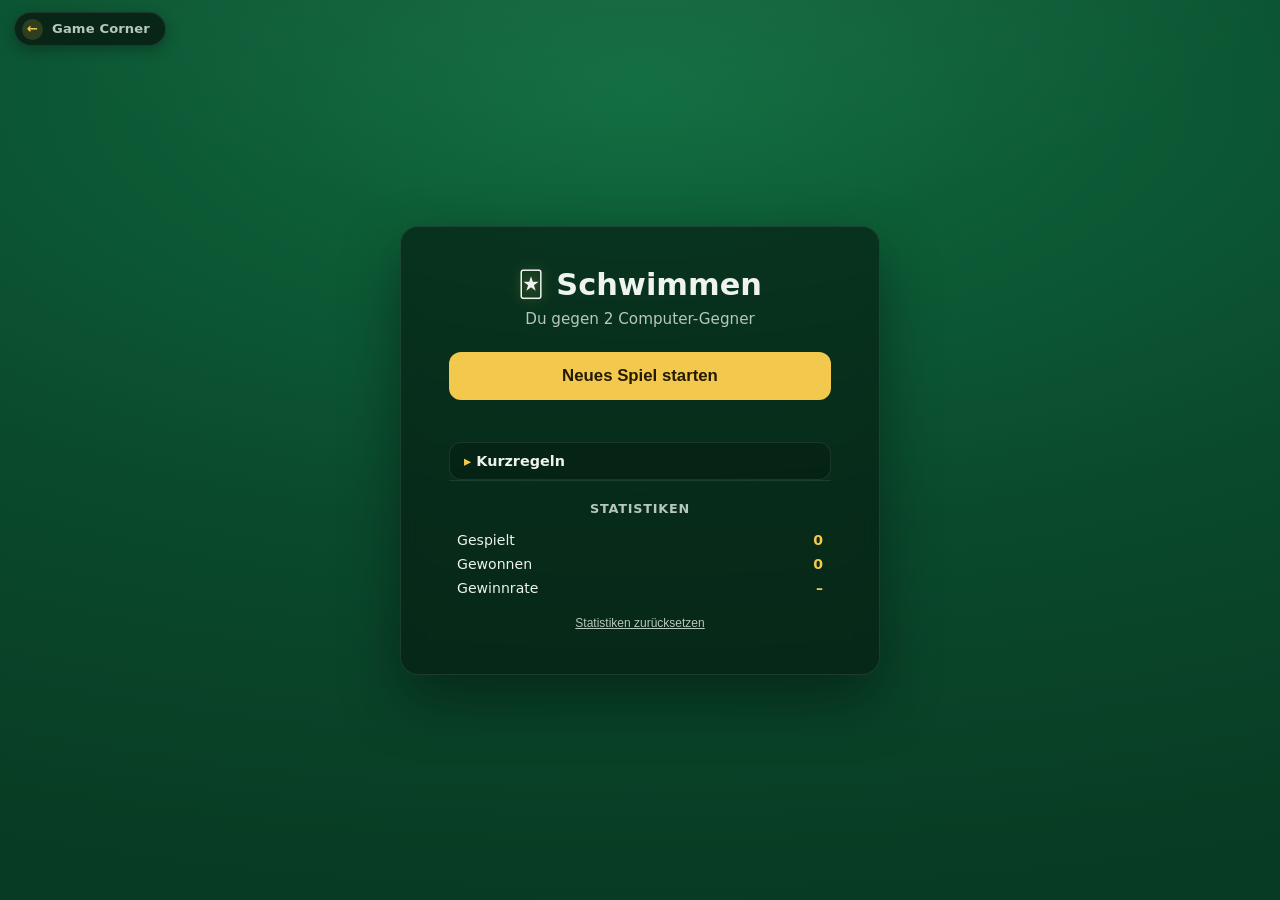
<file: games/schwimmen/index.html>
<!DOCTYPE html>
<html lang="de">
<head>
<meta charset="UTF-8">
<meta name="viewport" content="width=device-width, initial-scale=1.0">
<title>Schwimmen · Game Corner</title>
<link rel="manifest" href="../../manifest.webmanifest">
<meta name="theme-color" content="#0a4a2c">
<link rel="apple-touch-icon" href="../../icons/icon-180.png">
<meta name="apple-mobile-web-app-capable" content="yes">
<meta name="apple-mobile-web-app-status-bar-style" content="black">
<meta name="apple-mobile-web-app-title" content="Game Corner">
<link rel="stylesheet" href="style.css">
</head>
<body>

  <a class="corner-home" href="../../index.html">
    <span class="corner-home-pfeil" aria-hidden="true">←</span>
    <span class="corner-home-text">Game Corner</span>
  </a>

  <div id="start-screen">
    <div class="start-card">
      <div class="start-brand">
        <span class="title-icon">🃏</span>
        <h1>Schwimmen</h1>
      </div>
      <p class="start-sub">Du gegen 2 Computer-Gegner</p>

      <button id="continue-btn" class="continue-btn hidden">
        <span class="continue-btn-title">▶ Spiel fortsetzen</span>
        <span class="continue-btn-sub" id="continue-meta"></span>
      </button>

      <button id="start-btn" class="start-wide-btn">Neues Spiel starten</button>

      <details id="rules">
        <summary>Kurzregeln</summary>
        <ul>
          <li>Drei Karten <strong>einer Farbe</strong> zählen zusammen (Ass = 11, Bild = 10, Rest = Zahlwert). 31 ist das Maximum.</li>
          <li>Drei Karten <strong>gleichen Werts</strong> zählen 30,5 Punkte.</li>
          <li>Drei Siebenen ("<strong>Feuer</strong>") gewinnen die Runde sofort. Auch 31 Punkte ("<strong>Blitz</strong>") beendet die Runde sofort.</li>
          <li>Drei <strong>Asse</strong> gewinnen die Runde ebenfalls sofort – die beiden anderen verlieren dabei je ein Leben, unabhängig von ihren Punkten.</li>
          <li>Reihum: eine Karte tauschen (per Ziehen auf die Tischkarte), alle drei tauschen, schieben (passen) oder klopfen. Klopfen geht erst ab dem eigenen zweiten Zug einer Runde, nicht beim ersten.</li>
          <li>Klopfen beendet die Runde nach einer letzten Runde für alle anderen. Schieben alle Spieler nacheinander, gibt es neue Tischkarten – genauso, wenn 7, 8 und 9 in der Mitte liegen.</li>
          <li>Wer die niedrigste Punktzahl hat, verliert ein Leben. Bei 0 Leben ist man raus – <strong>außer</strong> beim allerersten Mal im ganzen Spiel: dann darf diese eine Person einmal "schwimmen" und bleibt dabei.</li>
        </ul>
      </details>

      <div id="start-stats">
        <h2>Statistiken</h2>
        <table id="stats-table">
          <tbody id="stats-table-body"></tbody>
        </table>
        <button id="stats-reset" type="button">Statistiken zurücksetzen</button>
      </div>
    </div>
  </div>

  <div id="game-screen" class="hidden">
    <header id="topbar">
      <button type="button" id="game-title" title="Zur Übersicht dieses Spiels">
        <span class="title-icon">🃏</span>
        <h1>Schwimmen</h1>
      </button>
      <div id="stats">
        <div class="stat-chip">
          <span class="stat-label">Runde</span>
          <span class="stat-value" id="round-count">1</span>
        </div>
        <div class="stat-chip">
          <span class="stat-label">Deine Leben</span>
          <span class="stat-value" id="life-count">♥♥♥</span>
        </div>
      </div>
    </header>

    <main id="table-area">
      <div id="opponents-row">
        <div class="opponent" id="opponent-0">
          <div class="opponent-header">
            <span class="opponent-name" id="opp0-name">Computer 1</span>
            <span class="knock-tag hidden" id="opp0-knock-tag">✊ Klopft</span>
            <span class="opponent-lives" id="opp0-lives">♥♥♥</span>
            <div class="speech-bubble hidden" id="opp0-bubble"></div>
          </div>
          <div class="opponent-hand-wrap">
            <div class="opponent-hand" id="opp0-hand"></div>
          </div>
        </div>
        <div class="opponent" id="opponent-1">
          <div class="opponent-header">
            <span class="opponent-name" id="opp1-name">Computer 2</span>
            <span class="knock-tag hidden" id="opp1-knock-tag">✊ Klopft</span>
            <span class="opponent-lives" id="opp1-lives">♥♥♥</span>
            <div class="speech-bubble hidden" id="opp1-bubble"></div>
          </div>
          <div class="opponent-hand-wrap">
            <div class="opponent-hand" id="opp1-hand"></div>
          </div>
        </div>
      </div>

      <div id="center-area">
        <div id="status-text">Du bist dran</div>
        <div id="table-cards"></div>
        <div id="event-log"></div>
      </div>

      <div id="player-area">
        <div class="player-name-row">
          <span>Du</span>
          <span class="knock-tag hidden" id="player-knock-tag">✊ Klopft</span>
          <div class="speech-bubble hidden" id="player-bubble"></div>
        </div>
        <div class="player-hand" id="player-hand"></div>
      </div>

      <div id="showdown-panel" class="hidden">
        <h2 id="showdown-title">Runde beendet</h2>
        <div id="showdown-results"></div>
        <button id="next-round-btn" class="action-btn primary">Nächste Runde</button>
      </div>
    </main>

    <footer id="game-footer">
      <div id="footer-actions">
        <button id="swap-all-btn" class="action-btn">Alle tauschen</button>
        <button id="schieben-btn" class="action-btn">Schieben</button>
        <button id="knock-btn" class="action-btn primary">Klopfen</button>
      </div>
      <button id="new-game-btn" class="action-btn">
        <span class="icon">↻</span>Neues Spiel
      </button>
    </footer>
  </div>

  <div id="gameover-overlay" class="hidden">
    <div id="gameover-box">
      <h2 id="gameover-title">Spiel vorbei</h2>
      <p id="gameover-text"></p>
      <div id="gameover-actions">
        <button id="gameover-restart-btn" class="action-btn primary">Neues Spiel</button>
        <a class="hub-return-link" href="../../index.html">🎮 Zur Startseite</a>
      </div>
    </div>
  </div>

  <script src="game.js"></script>
  <script src="../../pwa.js" defer></script>
</body>
</html>
</file>
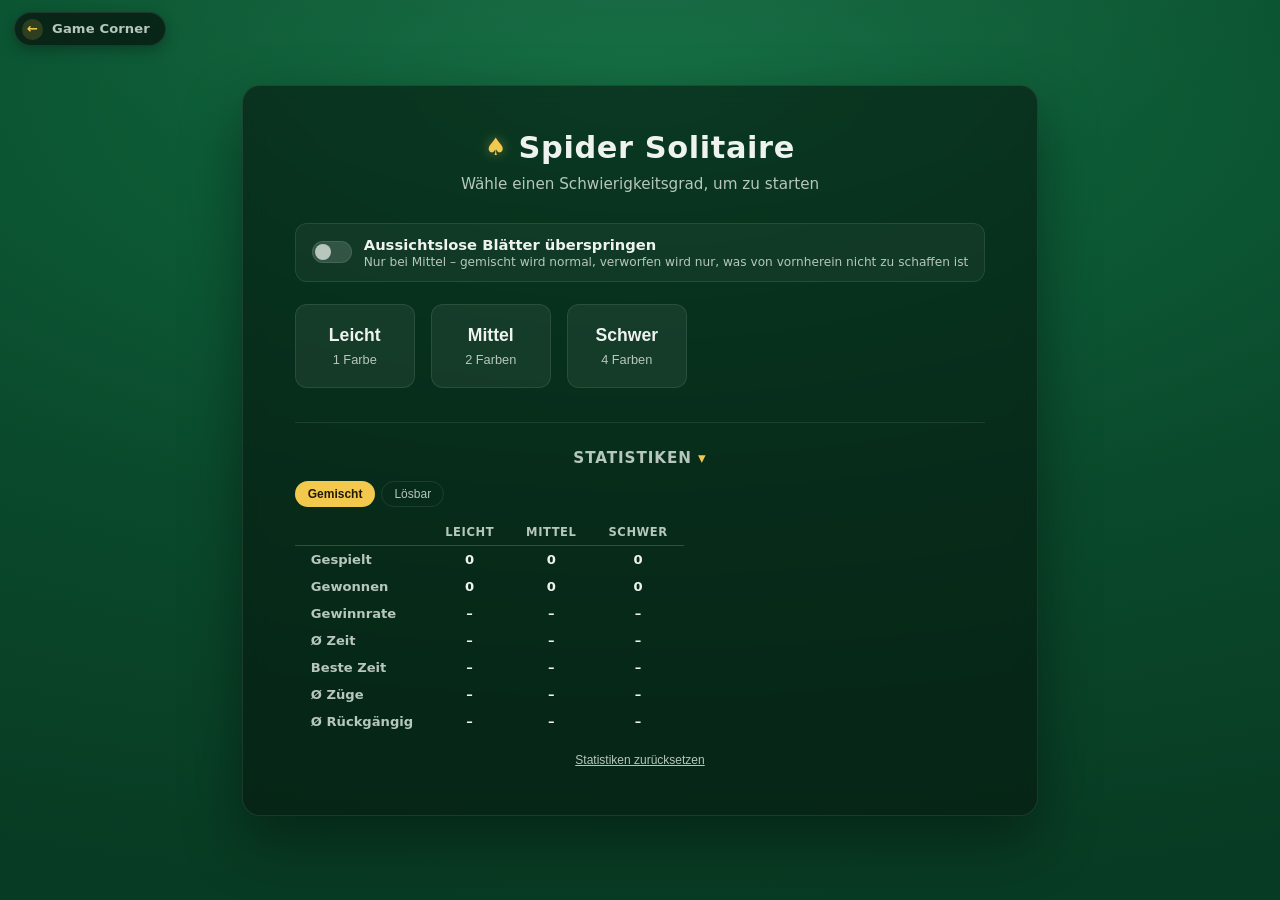
<file: games/spider/index.html>
<!DOCTYPE html>
<html lang="de">
<head>
<meta charset="UTF-8">
<meta name="viewport" content="width=device-width, initial-scale=1.0">
<title>Spider Solitaire · Game Corner</title>
<link rel="manifest" href="../../manifest.webmanifest">
<meta name="theme-color" content="#0a4a2c">
<link rel="apple-touch-icon" href="../../icons/icon-180.png">
<meta name="apple-mobile-web-app-capable" content="yes">
<meta name="apple-mobile-web-app-status-bar-style" content="black">
<meta name="apple-mobile-web-app-title" content="Game Corner">
<link rel="stylesheet" href="style.css">
</head>
<body>

  <a class="corner-home" href="../../index.html">
    <span class="corner-home-pfeil" aria-hidden="true">←</span>
    <span class="corner-home-text">Game Corner</span>
  </a>

  <div id="start-screen">
    <div class="start-card">
      <div class="start-brand">
        <span class="brand-suit">♠</span>
        <h1>Spider Solitaire</h1>
      </div>
      <p class="start-sub">Wähle einen Schwierigkeitsgrad, um zu starten</p>

      <button id="continue-btn" class="continue-btn hidden">
        <span class="continue-btn-title">▶ Spiel fortsetzen</span>
        <span class="continue-btn-sub" id="continue-meta"></span>
      </button>

      <label class="loesbar-schalter">
        <input type="checkbox" id="loesbar-check">
        <span class="loesbar-kasten" aria-hidden="true"></span>
        <span class="loesbar-text">
          <strong>Aussichtslose Blätter überspringen</strong>
          <small>Nur bei Mittel – gemischt wird normal, verworfen wird nur, was von vornherein nicht zu schaffen ist</small>
        </span>
      </label>

      <div class="start-options">
        <button class="start-btn" data-value="1">
          <span class="start-btn-title">Leicht</span>
          <span class="start-btn-sub">1 Farbe</span>
        </button>
        <button class="start-btn" data-value="2">
          <span class="start-btn-title">Mittel</span>
          <span class="start-btn-sub">2 Farben</span>
        </button>
        <button class="start-btn" data-value="4">
          <span class="start-btn-title">Schwer</span>
          <span class="start-btn-sub">4 Farben</span>
        </button>
      </div>

      <details id="start-stats" open>
        <summary>Statistiken</summary>
        <div class="stats-scope">
          <button type="button" class="stats-scope-btn aktiv" data-scope="zufall">Gemischt</button>
          <button type="button" class="stats-scope-btn" data-scope="loesbar">Lösbar</button>
        </div>
        <table id="stats-table">
          <thead>
            <tr>
              <th></th>
              <th>Leicht</th>
              <th>Mittel</th>
              <th>Schwer</th>
            </tr>
          </thead>
          <tbody id="stats-table-body"></tbody>
        </table>
        <button id="stats-reset" type="button">Statistiken zurücksetzen</button>
      </details>
    </div>
  </div>

  <div id="game-screen" class="hidden">
    <header id="topbar">
      <button type="button" id="game-title" title="Zur Übersicht dieses Spiels">
        <span class="brand-suit">♠</span>
        <h1>Spider Solitaire</h1>
      </button>

      <div id="stats">
        <div class="stat-chip">
          <span class="stat-label">Zeit</span>
          <span class="stat-value" id="timer">00:00</span>
        </div>
        <div class="stat-chip" data-chip="modus">
          <span class="stat-label">Modus</span>
          <span class="stat-value" id="difficulty-label">Leicht</span>
        </div>
        <div class="stat-chip">
          <span class="stat-label">Züge</span>
          <span class="stat-value" id="move-count">0</span>
        </div>
        <div class="stat-chip">
          <span class="stat-label">Folgen</span>
          <span class="stat-value"><span id="completed-count">0</span>/8</span>
        </div>
        <div class="stat-chip">
          <span class="stat-label">Stapel</span>
          <span class="stat-value" id="stock-count">5</span>
        </div>
      </div>

      <button type="button" id="topbar-toggle" aria-expanded="true"
              title="Kopfzeile ein- oder ausklappen">
        <span class="toggle-pfeil" aria-hidden="true">▾</span>
      </button>
    </header>

    <main id="board">
      <div id="side-rail">
        <div id="stock-pile" title="Karten austeilen"></div>
      </div>
      <div id="tableau"></div>
      <div id="foundations-rail">
        <div id="foundations"></div>
        <!-- Dieselbe Auskunft für kleine Schirme: eine Karte je Farbe mit
             Zähler davor, statt acht Fächern nebeneinander. Welche der zwei
             Darstellungen zu sehen ist, entscheidet das Stylesheet. -->
        <div id="foundations-kompakt"></div>
      </div>
    </main>

    <footer id="game-footer">
      <div id="size-controls">
        <button id="size-down" class="action-btn" title="Karten verkleinern">−</button>
        <button id="size-reset" class="action-btn" title="Kartengröße zurücksetzen">100%</button>
        <button id="size-up" class="action-btn" title="Karten vergrößern">+</button>
      </div>
      <div id="footer-tools">
        <button id="deadlock-btn" class="action-btn" title="Kennt alle Karten, auch die verdeckten: Ist diese Stellung überhaupt noch zu gewinnen? Bleibt es offen, wurde in der Zeit kein Weg gefunden und der Stellungsraum war zu groß, um das Gegenteil zu beweisen – nochmal drücken sucht weiter.">
          <span class="icon">🔍</span>Zugcheck
        </button>
        <button id="hint-btn" class="action-btn" title="Zeigt, womit sich eine verdeckte Karte aufdecken oder etwas kostenlos zusammenlegen lässt">
          <span class="icon">💡</span>Bester Zug
        </button>
      </div>
      <div id="footer-actions">
        <button id="new-game-btn" class="action-btn primary">
          <span class="icon">↻</span>Neues Spiel
        </button>
        <button id="undo-btn" class="action-btn">
          <span class="icon">↺</span>Rückgängig
        </button>
      </div>
    </footer>
  </div>

  <div id="win-overlay" class="hidden">
    <div id="confetti-layer"></div>
    <div id="win-box">
      <h2>Geschafft! <span class="win-suits">♠ ♥ ♦ ♣</span></h2>
      <p id="win-text"></p>
      <p class="win-diff-label">Nächste Runde:</p>
      <div class="win-diff-row">
        <button class="win-diff-btn" data-value="1">Leicht<span>1 Farbe</span></button>
        <button class="win-diff-btn" data-value="2">Mittel<span>2 Farben</span></button>
        <button class="win-diff-btn" data-value="4">Schwer<span>4 Farben</span></button>
      </div>
      <a class="hub-return-link" href="../../index.html">🎮 Zur Startseite</a>
    </div>
  </div>

  <script src="game.js"></script>
  <script src="../../pwa.js" defer></script>
</body>
</html>
</file>
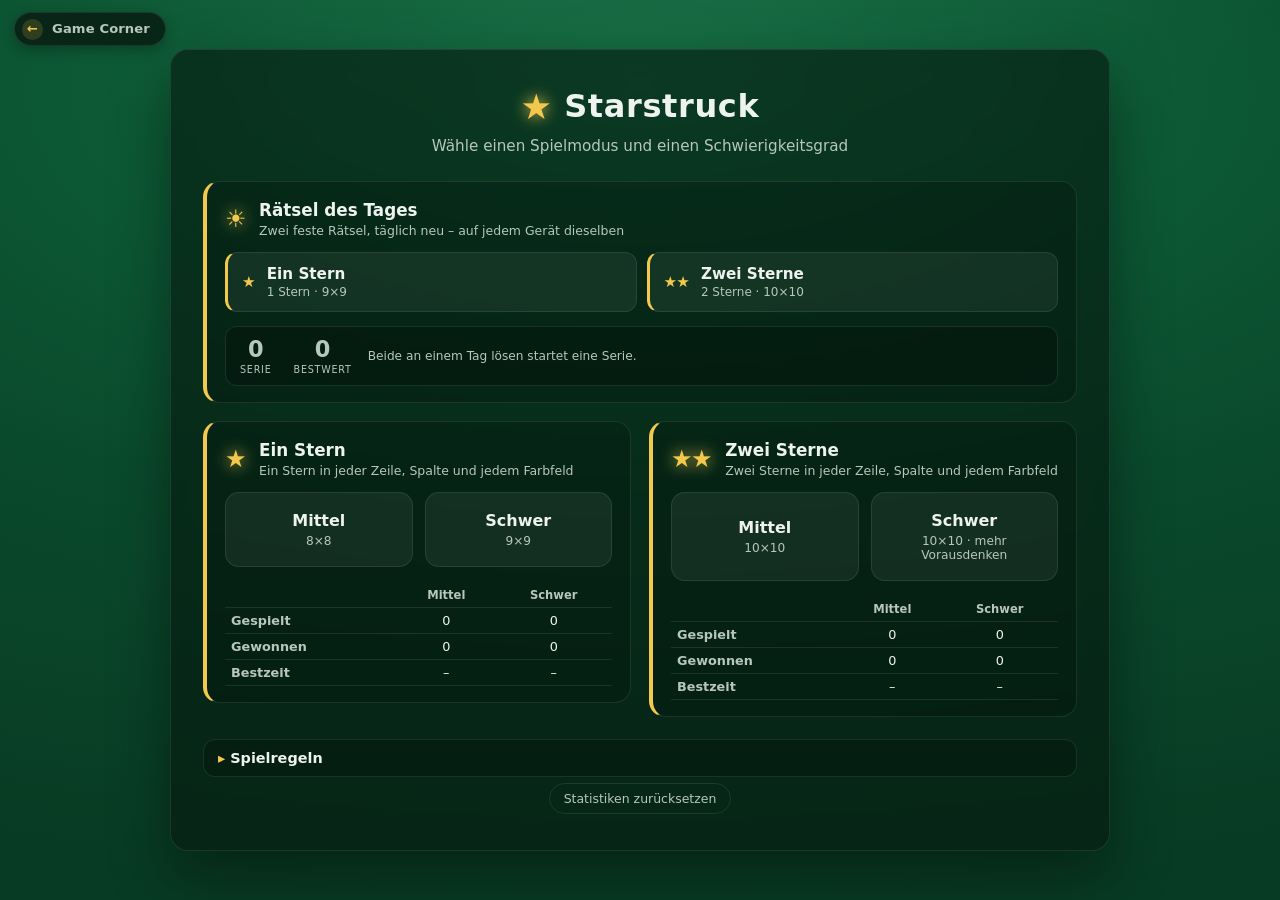
<file: games/starstruck/index.html>
<!DOCTYPE html>
<html lang="de">
<head>
<meta charset="UTF-8">
<meta name="viewport" content="width=device-width, initial-scale=1.0">
<title>Starstruck · Game Corner</title>
<link rel="manifest" href="../../manifest.webmanifest">
<meta name="theme-color" content="#0a4a2c">
<link rel="apple-touch-icon" href="../../icons/icon-180.png">
<meta name="apple-mobile-web-app-capable" content="yes">
<meta name="apple-mobile-web-app-status-bar-style" content="black">
<meta name="apple-mobile-web-app-title" content="Game Corner">
<link rel="stylesheet" href="style.css">
</head>
<body>

  <a class="corner-home" href="../../index.html">
    <span class="corner-home-pfeil" aria-hidden="true">←</span>
    <span class="corner-home-text">Game Corner</span>
  </a>

  <div id="start-screen">
    <div class="start-card">
      <div class="start-brand">
        <span class="brand-star">★</span>
        <h1>Starstruck</h1>
      </div>
      <p class="start-sub">Wähle einen Spielmodus und einen Schwierigkeitsgrad</p>

      <section class="tages-block">
        <header class="mode-group-head">
          <span class="mode-group-stars tages-zeichen">☀</span>
          <div class="mode-group-text">
            <h2>Rätsel des Tages</h2>
            <p>Zwei feste Rätsel, täglich neu – auf jedem Gerät dieselben</p>
          </div>
        </header>

        <div class="tages-karten" id="tages-karten"></div>

        <div id="serie" class="serie">
          <div class="serie-werte">
            <span class="serie-wert">
              <span class="serie-zahl" id="serie-aktuell">0</span>
              <span class="serie-label">Serie</span>
            </span>
            <span class="serie-wert">
              <span class="serie-zahl" id="serie-best">0</span>
              <span class="serie-label">Bestwert</span>
            </span>
          </div>
          <p class="serie-hinweis" id="serie-hinweis"></p>
        </div>
      </section>

      <div class="mode-grid">

      <section class="mode-group group-1" data-stars="1">
        <header class="mode-group-head">
          <span class="mode-group-stars">★</span>
          <div class="mode-group-text">
            <h2>Ein Stern</h2>
            <p>Ein Stern in jeder Zeile, Spalte und jedem Farbfeld</p>
          </div>
        </header>

        <button class="continue-btn hidden" data-stars="1">
          <span class="continue-btn-title">▶ Spiel fortsetzen</span>
          <span class="continue-btn-sub"></span>
        </button>

        <div class="start-options">
          <button class="start-btn" data-mode="m1">
            <span class="start-btn-title">Mittel</span>
            <span class="start-btn-sub">8×8</span>
          </button>
          <button class="start-btn" data-mode="h1">
            <span class="start-btn-title">Schwer</span>
            <span class="start-btn-sub">9×9</span>
          </button>
        </div>

        <table class="stats-table" data-stars="1">
          <thead>
            <tr><th></th><th>Mittel</th><th>Schwer</th></tr>
          </thead>
          <tbody></tbody>
        </table>
      </section>

      <section class="mode-group group-2" data-stars="2">
        <header class="mode-group-head">
          <span class="mode-group-stars">★★</span>
          <div class="mode-group-text">
            <h2>Zwei Sterne</h2>
            <p>Zwei Sterne in jeder Zeile, Spalte und jedem Farbfeld</p>
          </div>
        </header>

        <button class="continue-btn hidden" data-stars="2">
          <span class="continue-btn-title">▶ Spiel fortsetzen</span>
          <span class="continue-btn-sub"></span>
        </button>

        <div class="start-options">
          <button class="start-btn" data-mode="m2">
            <span class="start-btn-title">Mittel</span>
            <span class="start-btn-sub">10×10</span>
          </button>
          <button class="start-btn" data-mode="h2">
            <span class="start-btn-title">Schwer</span>
            <span class="start-btn-sub">10×10 · mehr Vorausdenken</span>
          </button>
        </div>

        <table class="stats-table" data-stars="2">
          <thead>
            <tr><th></th><th>Mittel</th><th>Schwer</th></tr>
          </thead>
          <tbody></tbody>
        </table>
      </section>

      </div>

      <p id="start-notice" class="hidden"></p>

      <details id="rules">
        <summary>Spielregeln</summary>
        <ul>
          <li>In jeder <strong>Zeile</strong>, jeder <strong>Spalte</strong> und jedem <strong>Farbfeld</strong> steht genau die angegebene Anzahl Sterne.</li>
          <li>Zwei Sterne dürfen sich <strong>nie berühren</strong> – auch nicht über Eck.</li>
          <li>Ein Tipp auf ein Feld setzt ein <strong>Kreuz</strong>, der zweite einen <strong>Stern</strong>, der dritte macht es wieder leer.</li>
          <li>Mit gedrückter Maustaste oder gewischtem Finger lassen sich mehrere Felder auf einmal markieren.</li>
          <li>Jedes Rätsel hat genau eine Lösung und ist ohne Raten lösbar. <strong>Mittel</strong> und <strong>Schwer</strong> unterscheiden sich darin, wie weit man vorausdenken muss.</li>
          <li>Die beiden <strong>Rätsel des Tages</strong> hängen am Datum und sind auf jedem Gerät dieselben. Das mit einem Stern entspricht der Stufe <strong>Schwer</strong>, das mit zwei Sternen liegt bewusst <strong>zwischen Mittel und Schwer</strong>.</li>
          <li>Die <strong>Serie</strong> zählt die Tage, an denen <strong>beide</strong> Tagesrätsel gefallen sind. Ein ausgelassener Tag setzt sie zurück.</li>
        </ul>
      </details>

      <button id="stats-reset" type="button">Statistiken zurücksetzen</button>
    </div>
  </div>

  <div id="game-screen" class="hidden">
    <header id="topbar">
      <button type="button" id="game-title" title="Zur Übersicht dieses Spiels">
        <span class="brand-star" id="title-stars">★</span>
        <h1>Starstruck</h1>
      </button>

      <div id="stats">
        <div class="stat-chip">
          <span class="stat-label">Zeit</span>
          <span class="stat-value" id="timer">00:00</span>
        </div>
        <div class="stat-chip">
          <span class="stat-label">Modus</span>
          <span class="stat-value" id="difficulty-label">Mittel</span>
        </div>
        <div class="stat-chip">
          <span class="stat-label">Sterne</span>
          <span class="stat-value"><span id="star-count">0</span>/<span id="star-total">8</span></span>
        </div>
      </div>
    </header>

    <main id="board-wrap">
      <div id="board" role="grid" aria-label="Starstruck-Spielfeld"></div>
    </main>

    <p id="hint-text" class="hidden"></p>

    <footer id="game-footer">
      <div id="footer-tools">
        <button id="hint-btn" class="action-btn" title="Zeigt ein Feld, das sich logisch ableiten lässt">
          <span class="icon">💡</span>Hinweis
        </button>
        <button id="check-btn" class="action-btn" title="Markiert falsch gesetzte Sterne">
          <span class="icon">🔍</span>Prüfen
        </button>
        <button id="settings-btn" class="action-btn" title="Einstellungen">
          <span class="icon">⚙</span>Optionen
        </button>
      </div>
      <div id="footer-actions">
        <button id="result-btn" class="action-btn primary hidden">
          <span class="icon">🏆</span>Auswertung
        </button>
        <button id="new-game-btn" class="action-btn primary">
          <span class="icon">↻</span>Neues Spiel
        </button>
        <button id="undo-btn" class="action-btn">
          <span class="icon">↺</span>Rückgängig
        </button>
      </div>
    </footer>
  </div>

  <div id="settings-panel" class="hidden">
    <div class="settings-box">
      <h2>Optionen</h2>
      <label class="setting-row">
        <input type="checkbox" id="opt-autocross">
        <span>
          <strong>Kreuze automatisch setzen</strong>
          <em>Rund um einen neuen Stern werden die Nachbarfelder abgehakt. Ist eine Zeile, Spalte oder ein Farbfeld voll, werden auch dort die restlichen Felder abgehakt.</em>
        </span>
      </label>
      <label class="setting-row">
        <input type="checkbox" id="opt-errors">
        <span>
          <strong>Fehler hervorheben</strong>
          <em>Sterne, die sich berühren oder eine Einheit überfüllen, werden rot umrandet.</em>
        </span>
      </label>
      <button id="settings-close" class="action-btn primary">Fertig</button>
    </div>
  </div>

  <div id="loading-overlay" class="hidden">
    <div class="loading-box">
      <span class="loading-star">★</span>
      <p id="loading-text">Rätsel wird erzeugt …</p>
    </div>
  </div>

  <div id="win-overlay" class="hidden">
    <div id="confetti-layer"></div>
    <div id="win-box">
      <h2>Geschafft! <span class="win-stars">★ ★ ★</span></h2>
      <p id="win-text"></p>

      <button id="win-back" class="action-btn">
        <span class="icon">👁</span>Fertiges Brett ansehen
      </button>

      <p class="win-diff-label">Nächste Runde:</p>
      <div class="win-groups">
        <div class="win-group group-1">
          <span class="win-group-title">★ Ein Stern</span>
          <div class="win-diff-row">
            <button class="win-diff-btn" data-mode="m1">Mittel<span>8×8</span></button>
            <button class="win-diff-btn" data-mode="h1">Schwer<span>9×9</span></button>
          </div>
        </div>
        <div class="win-group group-2">
          <span class="win-group-title">★★ Zwei Sterne</span>
          <div class="win-diff-row">
            <button class="win-diff-btn" data-mode="m2">Mittel<span>10×10</span></button>
            <button class="win-diff-btn" data-mode="h2">Schwer<span>10×10</span></button>
          </div>
        </div>
      </div>

      <a class="hub-return-link" href="../../index.html">🎮 Zur Startseite</a>
    </div>
  </div>

  <script src="engine.js"></script>
  <script src="../serie.js"></script>
  <script src="tagesraetsel.js"></script>
  <script src="game.js"></script>
  <script src="../../pwa.js" defer></script>
</body>
</html>
</file>
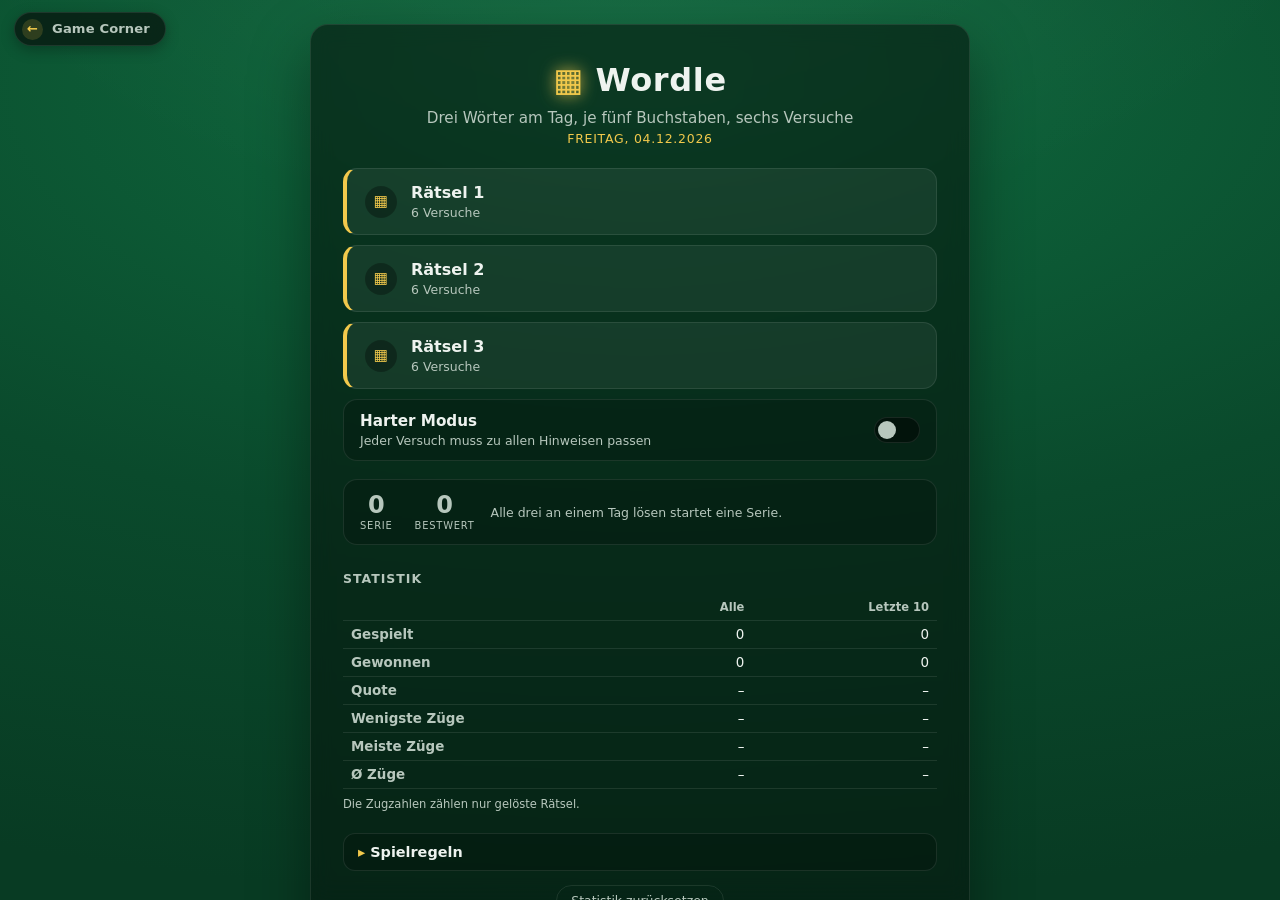
<file: games/wordle/index.html>
<!DOCTYPE html>
<html lang="de">
<head>
<meta charset="UTF-8">
<meta name="viewport" content="width=device-width, initial-scale=1.0">
<title>Wordle · Game Corner</title>
<link rel="manifest" href="../../manifest.webmanifest">
<meta name="theme-color" content="#0a4a2c">
<link rel="apple-touch-icon" href="../../icons/icon-180.png">
<meta name="apple-mobile-web-app-capable" content="yes">
<meta name="apple-mobile-web-app-status-bar-style" content="black">
<meta name="apple-mobile-web-app-title" content="Game Corner">
<link rel="stylesheet" href="style.css">
</head>
<body>

  <a class="corner-home" href="../../index.html">
    <span class="corner-home-pfeil" aria-hidden="true">←</span>
    <span class="corner-home-text">Game Corner</span>
  </a>

  <div id="start-screen">
    <div class="start-card">
      <div class="start-brand">
        <span class="brand-mark">▦</span>
        <h1>Wordle</h1>
      </div>
      <p class="start-sub">Drei Wörter am Tag, je fünf Buchstaben, sechs Versuche</p>

      <p id="tages-zeile" class="tages-zeile"></p>

      <div id="raetsel-liste" class="raetsel-liste"></div>

      <label class="modus-schalter" for="hart-modus">
        <span class="modus-text">
          <span class="modus-titel">Harter Modus</span>
          <span class="modus-sub">Jeder Versuch muss zu allen Hinweisen passen</span>
        </span>
        <input type="checkbox" id="hart-modus" class="modus-box">
        <span class="modus-knebel" aria-hidden="true"></span>
      </label>

      <div id="serie" class="serie">
        <div class="serie-werte">
          <span class="serie-wert">
            <span class="serie-zahl" id="serie-aktuell">0</span>
            <span class="serie-label">Serie</span>
          </span>
          <span class="serie-wert">
            <span class="serie-zahl" id="serie-best">0</span>
            <span class="serie-label">Bestwert</span>
          </span>
        </div>
        <p class="serie-hinweis" id="serie-hinweis"></p>
      </div>

      <section class="stats-block">
        <h2>Statistik</h2>
        <table class="stats-table">
          <thead>
            <tr>
              <th></th>
              <th>Alle</th>
              <th>Letzte 10</th>
            </tr>
          </thead>
          <tbody id="stats-table-body"></tbody>
        </table>
        <p class="stats-fussnote">Die Zugzahlen zählen nur gelöste Rätsel.</p>
      </section>

      <details id="rules">
        <summary>Spielregeln</summary>
        <ul>
          <li>Gesucht ist ein deutsches Wort mit <strong>fünf Buchstaben</strong>. Sechs Versuche sind frei.</li>
          <li>Nach jedem Versuch färbt sich jeder Buchstabe: <strong class="legende-richtig">grün</strong>, wenn er an dieser Stelle steht, <strong class="legende-dabei">gelb</strong>, wenn er im Wort vorkommt, aber woanders, und <strong class="legende-fehlt">grau</strong>, wenn er gar nicht vorkommt.</li>
          <li>Kommt ein Buchstabe im Lösungswort nur einmal vor, im Versuch aber zweimal, wird auch nur einer eingefärbt.</li>
          <li><strong>Umlaute werden ausgeschrieben</strong>: Ä wird zu AE, Ö zu OE, Ü zu UE. Aus ß wird SS. KÄSE heißt hier also KAESE.</li>
          <li>Angenommen wird nur, was auf der Wortliste steht. Ein unbekanntes Wort kostet keinen Versuch.</li>
          <li>Man muss nicht von links nach rechts tippen: <strong>Auf ein Feld klicken</strong> setzt die Schreibmarke dorthin, die Pfeiltasten verschieben sie. So lässt sich ein bekannter Buchstabe in der Mitte setzen und der Rest drumherum füllen.</li>
          <li>Die Tastatur unter dem Feld führt Buch darüber, was von den Buchstaben schon bekannt ist.</li>
          <li>Die drei Rätsel eines Tages hängen am Datum – auf jedem Gerät dieselben. Mehr als diese drei gibt es nicht; morgen kommen die nächsten.</li>
          <li>Die <strong>Serie</strong> zählt die Tage, an denen <strong>alle drei</strong> Rätsel gefallen sind. Ein ausgelassener Tag setzt sie zurück.</li>
          <li>Im <strong>harten Modus</strong> zählt nur, was zu allem passt, was man schon weiß: Grüne Buchstaben müssen an ihrer Stelle bleiben, gelbe müssen wieder vorkommen – nur nicht dort, wo sie gelb waren –, und graue dürfen nicht auftauchen. Der Schalter lässt sich jederzeit umlegen; er gilt ab dem nächsten Versuch.</li>
        </ul>
      </details>

      <button id="stats-reset" type="button">Statistik zurücksetzen</button>
    </div>
  </div>

  <div id="game-screen" class="hidden">
    <header id="topbar">
      <div id="topbar-mitte">
        <button type="button" id="game-title" title="Zur Übersicht dieses Spiels">
          <span class="brand-mark">▦</span>
          <h1>Wordle</h1>
        </button>

        <div id="raetsel-wechsel" role="tablist" aria-label="Rätsel wählen"></div>
      </div>

      <div id="topbar-rechts">
        <div id="stats">
          <div class="stat-chip hidden" id="hart-chip" title="Harter Modus: Versuche müssen zu allen Hinweisen passen">
            <span class="stat-label">Modus</span>
            <span class="stat-value">Hart</span>
          </div>
          <div class="stat-chip">
            <span class="stat-label">Versuche</span>
            <span class="stat-value"><span id="versuch-nr">0</span>/<span id="versuch-max">6</span></span>
          </div>
        </div>
        <button id="result-btn" class="action-btn primary hidden" title="Auswertung">
          <span class="icon">🏆</span><span class="lang">Auswertung</span>
        </button>
      </div>
    </header>

    <main id="spielfeld">
      <div id="board" aria-label="Rateversuche"></div>
      <p id="status-text" class="is-empty">&nbsp;</p>
      <div id="keyboard" aria-label="Buchstabentastatur"></div>
    </main>
  </div>

  <div id="end-overlay" class="hidden">
    <div id="confetti-layer"></div>
    <div id="end-box">
      <h2 id="end-title">Geschafft!</h2>
      <p id="end-text"></p>
      <p id="end-wort"></p>

      <div class="end-actions">
        <button id="end-back" class="action-btn">
          <span class="icon">👁</span>Feld ansehen
        </button>
      </div>

      <p class="end-label">Weiter mit:</p>
      <div id="end-raetsel" class="end-row"></div>

      <a class="hub-return-link" href="../../index.html">🎮 Zur Startseite</a>
    </div>
  </div>

  <script src="../serie.js"></script>
  <script src="../wortraten/woerter.js"></script>
  <script src="../wortraten/regeln.js"></script>
  <script src="../wortraten/statistik.js"></script>
  <script src="../wortraten/eingabe.js"></script>
  <script src="game.js"></script>
  <script src="../../pwa.js" defer></script>
</body>
</html>
</file>
<file: hub.css>
:root {
  --felt-1: #0f6b3f;
  --felt-2: #0a4a2c;
  --felt-3: #083b23;
  --panel-border: rgba(255, 255, 255, 0.09);
  --accent: #f2c94c;
  --ink: #eef3ef;
  --ink-dim: #b7c7bd;
  --ease-move: cubic-bezier(0.22, 1, 0.36, 1);
}

* { box-sizing: border-box; }

html, body {
  height: 100%;
}

body {
  margin: 0;
  font-family: "Segoe UI", system-ui, Arial, sans-serif;
  color: var(--ink);
  min-height: 100vh;
  /* Die Grundfarbe trägt die ganze Seite, der Verlauf liegt nur oben darauf.

     Beides ist nötig: `html` und `body` sind genau fensterhoch, und ein
     Hintergrund ohne `no-repeat` kachelt darunter weiter – bei einer Seite,
     die länger ist als das Fenster, sieht man die Wiederholung als harte
     Kante quer über den Schirm. Ohne Grundfarbe wiederum bliebe unterhalb
     des Verlaufs nichts übrig. Der Verlauf endet unten ohnehin in --felt-3,
     deshalb geht er nahtlos in die Fläche über. */
  background-color: var(--felt-3);
  background-image:
    radial-gradient(ellipse 90% 60% at 50% -10%, rgba(255,255,255,0.05), transparent 60%),
    radial-gradient(ellipse 140% 90% at 50% 10%, var(--felt-1), var(--felt-2) 55%, var(--felt-3) 100%);
  background-repeat: no-repeat;
  display: flex;
  /* Automatische Ränder statt zentrierter Ausrichtung: Ist der Inhalt höher
     als das Fenster, bliebe bei "align-items: center" der obere Teil
     unerreichbar über dem Rand hängen. */
  align-items: flex-start;
  justify-content: center;
  padding: 24px;
}

#hub {
  margin: auto;
  text-align: center;
  max-width: 720px;
  width: 100%;
}

.hub-brand {
  display: flex;
  align-items: center;
  justify-content: center;
  gap: 14px;
}

.hub-icon {
  font-size: 2.4rem;
  filter: drop-shadow(0 0 10px rgba(242,201,76,0.4));
}

.hub-brand h1 {
  margin: 0;
  font-size: 2.4rem;
  font-weight: 700;
  letter-spacing: 0.02em;
}

.hub-sub {
  color: var(--ink-dim);
  margin: 12px 0 40px;
  font-size: 1rem;
}

.tile-grid {
  display: grid;
  /* Feste Dreierreihe: Fünf Kacheln teilen sich so 3 + 2 statt 4 + 1. */
  grid-template-columns: repeat(3, 1fr);
  gap: 18px;
}

@media (max-width: 560px) {
  .tile-grid { grid-template-columns: repeat(2, 1fr); }
}

.tile {
  display: flex;
  flex-direction: column;
  align-items: center;
  gap: 10px;
  padding: 26px 20px;
  border-radius: 16px;
  border: 1px solid var(--panel-border);
  background: rgba(255,255,255,0.06);
  color: var(--ink);
  text-decoration: none;
  transition: background 160ms ease, transform 140ms ease, box-shadow 160ms ease, border-color 160ms ease;
}

.tile:hover {
  background: var(--accent);
  color: #241a04;
  border-color: transparent;
  transform: translateY(-4px);
  box-shadow: 0 14px 28px rgba(242,201,76,0.35);
}

.tile-icon {
  font-size: 2.6rem;
  line-height: 1;
}

/* Wordle und Quordle bekommen statt eines Zeichens ihr eigenes Wahrzeichen:
   das Raster aus gefärbten Kästchen. Ein Emoji gibt es dafür nicht, und
   ein beliebiges Symbol hätte nichts mit dem Spiel zu tun.

   Die Farben sind dieselben wie im Spiel. Sie stehen hier fest und nicht
   als Variable, weil die Kacheln beim Überfahren gelb werden – ein Gelb
   auf Gelb wäre weg, deshalb bekommt jedes Kästchen eine dunkle Kante. */
.raster {
  display: grid;
  gap: 3px;
  padding: 3px;
  border-radius: 5px;
  background: rgba(0, 0, 0, 0.28);
}

.raster i {
  width: 14px;
  height: 14px;
  border-radius: 2px;
  box-shadow: inset 0 0 0 1px rgba(0, 0, 0, 0.35);
}

.raster-wordle { grid-template-columns: repeat(3, 14px); }

/* Vier Kästchen für vier gleichzeitige Wörter, in derselben Anordnung
   wie die Felder im Spiel. */
.raster-quordle { grid-template-columns: repeat(2, 18px); }
.raster-quordle i { width: 18px; height: 18px; }

.raster i.ist-richtig { background: #3fae5a; }
.raster i.ist-dabei { background: #d8a92f; }
.raster i.ist-fehlt { background: #3a4f44; }

.tile-title {
  font-size: 1.05rem;
  font-weight: 700;
}



/* ------------------------------------------------------------------
   Statistiken über alle Spiele
   ------------------------------------------------------------------ */

#hub-stats {
  margin-top: 38px;
  padding: 18px 20px 20px;
  border: 1px solid var(--panel-border);
  border-radius: 16px;
  background: rgba(0,0,0,0.22);
  text-align: left;
}

#hub-stats h2 {
  margin: 0 0 14px;
  font-size: 1rem;
  font-weight: 600;
  color: var(--ink-dim);
  letter-spacing: 0.02em;
}

#hub-stats-table {
  width: 100%;
  border-collapse: collapse;
  font-size: 0.88rem;
}

#hub-stats-table th,
#hub-stats-table td {
  padding: 8px 10px;
  border-bottom: 1px solid var(--panel-border);
}

#hub-stats-table thead th {
  font-weight: 500;
  font-size: 0.76rem;
  text-transform: uppercase;
  letter-spacing: 0.05em;
  color: var(--ink-dim);
  text-align: right;
}

#hub-stats-table thead th:first-child { text-align: left; }
#hub-stats-table tbody th { text-align: left; font-weight: 600; }

#hub-stats-table tbody td {
  text-align: right;
  font-variant-numeric: tabular-nums;
  color: var(--ink-dim);
}

#hub-stats-table tbody tr.gesamt th,
#hub-stats-table tbody tr.gesamt td {
  border-bottom: 0;
  border-top: 1px solid rgba(242, 201, 76, 0.35);
  color: var(--ink);
  font-weight: 600;
}

#hub-stats-leer { color: var(--ink-dim); font-size: 0.88rem; margin: 4px 0 0; }
#hub-stats-leer.hidden { display: none; }
#hub-stats-table.hidden { display: none; }

#hub-stats-reset {
  margin-top: 14px;
  padding: 7px 14px;
  border-radius: 999px;
  border: 1px solid var(--panel-border);
  background: transparent;
  color: var(--ink-dim);
  font: inherit;
  font-size: 0.8rem;
  cursor: pointer;
  transition: color 130ms ease, border-color 130ms ease;
}

#hub-stats-reset:hover { color: var(--ink); border-color: var(--accent); }

/* =====================================================================
   Kleine Bildschirme

   Minesweeper und Puzzle setzen beide auf Dinge, die ein Telefon nicht
   hat – die rechte Maustaste, das Mausrad, Tastenkürzel. Statt sie halb
   bedienbar anzubieten, werden sie ausgeblendet und mit einem Satz erklärt.

   Ausschlaggebend ist dafür nicht die Fenstergröße, sondern womit gezeigt
   wird: "pointer: coarse" heißt Finger statt Maus. Ein kleingezogenes
   Fenster am Rechner soll die beiden Spiele nämlich weiterhin anbieten –
   die Maus ist ja da.
   ===================================================================== */
.rechner-hinweis {
  display: none;
  margin: 18px 0 0;
  font-size: 0.78rem;
  color: var(--ink-dim);
}

@media (pointer: coarse) {
  .tile.nur-rechner {
    display: none;
  }

  .rechner-hinweis {
    display: block;
  }
}

/* Die Tabelle dagegen hängt nur an der Breite. */
@media (max-width: 720px) {

  /* Fünf Spalten passen nicht auf ein Telefon; enger gesetzt schon. */
  #hub-stats-table {
    font-size: 0.76rem;
  }

  #hub-stats-table th,
  #hub-stats-table td {
    padding: 7px 4px;
  }

  #hub-stats-table thead th {
    font-size: 0.62rem;
    letter-spacing: 0.02em;
  }
}
</file>
<file: games/freecell/style.css>
:root {
  --felt-1: #0f6b3f;
  --felt-2: #0a4a2c;
  --felt-3: #083b23;
  --panel-border: rgba(255, 255, 255, 0.09);
  --accent: #f2c94c;
  --ink: #eef3ef;
  --ink-dim: #b7c7bd;
  --red: #d1453b;
  --black: #1c2321;
  --radius: 9px;

  /* Kartengröße. game.js rechnet sie aus und setzt sie hier. */
  --card-w: 84px;
  --card-h: 117px;
  --card-gap: 12px;
  /* Wie weit eine Karte in der Spalte unter der vorigen hervorschaut. */
  --stapel-versatz: 26px;

  --dur-move: 300ms;
  --ease-move: cubic-bezier(0.22, 1, 0.36, 1);
}

* { box-sizing: border-box; }

html, body { height: 100%; }

body {
  margin: 0;
  font-family: "Segoe UI", system-ui, Arial, sans-serif;
  color: var(--ink);
  min-height: 100vh;
  /* Die Grundfarbe trägt die ganze Seite, der Verlauf liegt nur oben darauf.

     Beides ist nötig: `html` und `body` sind genau fensterhoch, und ein
     Hintergrund ohne `no-repeat` kachelt darunter weiter – bei einer Seite,
     die länger ist als das Fenster, sieht man die Wiederholung als harte
     Kante quer über den Schirm. Ohne Grundfarbe wiederum bliebe unterhalb
     des Verlaufs nichts übrig. Der Verlauf endet unten ohnehin in --felt-3,
     deshalb geht er nahtlos in die Fläche über. */
  background-color: var(--felt-3);
  background-image:
    radial-gradient(ellipse 90% 60% at 50% -10%, rgba(255,255,255,0.05), transparent 60%),
    radial-gradient(ellipse 140% 90% at 50% 10%, var(--felt-1), var(--felt-2) 55%, var(--felt-3) 100%);
  background-repeat: no-repeat;
}

.hidden { display: none !important; }

.brand-suit {
  color: var(--accent);
  font-size: 1.5rem;
  filter: drop-shadow(0 0 6px rgba(242,201,76,0.4));
}

/* ---------- Zurück zur Sammlung ---------- */

.corner-home {
  position: fixed;
  top: 12px;
  left: 14px;
  z-index: 999;
  display: inline-flex;
  align-items: center;
  gap: 9px;
  height: 34px;
  padding: 0 15px 0 7px;
  border-radius: 999px;
  background: rgba(8, 26, 17, 0.8);
  backdrop-filter: blur(10px);
  -webkit-backdrop-filter: blur(10px);
  border: 1px solid var(--panel-border);
  color: var(--ink-dim);
  font-size: 0.82rem;
  font-weight: 600;
  line-height: 1;
  text-decoration: none;
  box-shadow: 0 4px 14px rgba(0,0,0,0.28);
  transition: color 140ms ease, border-color 140ms ease, background 140ms ease, transform 140ms ease;
}

.corner-home-pfeil {
  display: grid;
  place-items: center;
  width: 21px;
  height: 21px;
  border-radius: 50%;
  background: rgba(242, 201, 76, 0.16);
  color: var(--accent);
  font-size: 0.82rem;
  line-height: 1;
  transition: background 140ms ease, color 140ms ease, transform 140ms ease;
}

.corner-home-text { line-height: 1; }

.corner-home:hover {
  color: var(--ink);
  border-color: rgba(242, 201, 76, 0.5);
  background: rgba(16, 42, 27, 0.92);
  transform: translateY(-1px);
}

.corner-home:hover .corner-home-pfeil {
  background: var(--accent);
  color: #08160e;
  transform: translateX(-2px);
}

/* ---------- Startbildschirm ---------- */

#start-screen {
  min-height: 100vh;
  display: flex;
  align-items: center;
  justify-content: center;
  padding: 20px;
}

.start-card {
  background: rgba(6, 22, 14, 0.6);
  backdrop-filter: blur(10px);
  -webkit-backdrop-filter: blur(10px);
  border: 1px solid var(--panel-border);
  border-radius: 18px;
  padding: 44px 52px;
  text-align: center;
  max-width: 600px;
  box-shadow: 0 24px 60px rgba(0,0,0,0.4);
}

.start-brand {
  display: flex;
  align-items: center;
  justify-content: center;
  gap: 12px;
}

.start-brand h1 { margin: 0; font-size: 1.9rem; font-weight: 700; letter-spacing: 0.02em; }

.start-sub { color: var(--ink-dim); margin: 10px 0 26px; font-size: 0.95rem; }

.continue-btn {
  display: flex;
  flex-direction: column;
  align-items: center;
  gap: 4px;
  width: 100%;
  padding: 14px 22px;
  margin-bottom: 24px;
  border-radius: 12px;
  border: 1px solid transparent;
  background: var(--accent);
  color: #241a04;
  cursor: pointer;
  transition: background 140ms ease, transform 140ms ease, box-shadow 160ms ease;
}

.continue-btn:hover {
  background: #ffd766;
  transform: translateY(-2px);
  box-shadow: 0 10px 22px rgba(242,201,76,0.35);
}

.continue-btn-title { font-size: 1.05rem; font-weight: 700; }
.continue-btn-sub { font-size: 0.78rem; color: #4a3a10; }

.start-options { display: flex; gap: 14px; justify-content: center; }

.start-btn {
  display: flex;
  flex-direction: column;
  align-items: center;
  gap: 6px;
  min-width: 130px;
  padding: 20px 22px;
  border-radius: 12px;
  border: 1px solid var(--panel-border);
  background: rgba(255,255,255,0.06);
  color: var(--ink);
  cursor: pointer;
  transition: background 160ms ease, transform 140ms ease, box-shadow 160ms ease, border-color 160ms ease;
}

.start-btn:hover {
  background: var(--accent);
  color: #241a04;
  border-color: transparent;
  transform: translateY(-3px);
  box-shadow: 0 10px 22px rgba(242,201,76,0.35);
}

.start-btn-title { font-size: 1.1rem; font-weight: 700; }
.start-btn-sub { font-size: 0.8rem; color: var(--ink-dim); }
.start-btn:hover .start-btn-sub { color: #4a3a10; }

.start-hinweis {
  margin: 24px 0 0;
  font-size: 0.78rem;
  color: var(--ink-dim);
  line-height: 1.55;
}

.start-hinweis strong { color: var(--ink); }

#start-stats {
  margin-top: 30px;
  padding-top: 24px;
  border-top: 1px solid var(--panel-border);
}

/* Die Überschrift ist zugleich der Klappgriff: Auf dem Telefon fängt die
   Statistik zugeklappt an, weil sie sonst den halben Startbildschirm
   füllt, bevor man überhaupt spielen kann. Am Rechner bleibt sie offen –
   dort ist der Platz da. Zugeklappt wird in game.js. */
#start-stats summary {
  margin: 0 0 14px;
  font-size: 0.95rem;
  font-weight: 600;
  color: var(--ink-dim);
  text-transform: uppercase;
  letter-spacing: 0.06em;
  cursor: pointer;
  list-style: none;
}

#start-stats summary::-webkit-details-marker { display: none; }

/* Das Dreieck zeigt, dass hier etwas auf- und zugeht – ohne Marker sieht
   die Zeile sonst aus wie eine gewöhnliche Überschrift. */
#start-stats summary::after {
  content: " ▾";
  color: var(--accent);
}

#start-stats:not([open]) summary {
  margin-bottom: 0;
}

#start-stats:not([open]) summary::after { content: " ▸"; }

#start-stats summary:hover { color: var(--ink); }
#start-stats summary:focus-visible { outline: 2px solid var(--accent); outline-offset: 3px; }

#stats-table { border-collapse: collapse; font-size: 0.82rem; margin: 0 auto; }
#stats-table th, #stats-table td { padding: 6px 18px; text-align: center; }

#stats-table th {
  color: var(--ink-dim);
  font-weight: 600;
  font-size: 0.72rem;
  text-transform: uppercase;
  letter-spacing: 0.05em;
  border-bottom: 1px solid var(--panel-border);
}

#stats-table td.stat-row-label { text-align: left; color: var(--ink-dim); white-space: nowrap; }
#stats-table td { font-variant-numeric: tabular-nums; font-weight: 600; }

#stats-reset {
  margin-top: 14px;
  background: none;
  border: none;
  color: var(--ink-dim);
  font-size: 0.75rem;
  text-decoration: underline;
  cursor: pointer;
  padding: 4px;
}

#stats-reset:hover { color: var(--ink); }

/* ---------- Spielbildschirm ---------- */

#game-screen { min-height: 100vh; display: flex; flex-direction: column; }

#topbar {
  position: sticky;
  top: 0;
  z-index: 20;
  background: rgba(6, 22, 14, 0.72);
  backdrop-filter: blur(10px);
  -webkit-backdrop-filter: blur(10px);
  padding: 12px 22px;
  display: grid;
  grid-template-columns: minmax(180px, 1fr) auto minmax(180px, 1fr);
  align-items: center;
  gap: 14px;
  border-bottom: 1px solid var(--panel-border);
  box-shadow: 0 6px 18px rgba(0,0,0,0.25);
}

#game-title {
  appearance: none;
  -webkit-appearance: none;
  border: 0;
  background: none;
  padding: 4px 10px;
  margin: 0;
  border-radius: 10px;
  color: inherit;
  font: inherit;
  cursor: pointer;
  display: flex;
  align-items: center;
  gap: 10px;
  grid-column: 2;
  justify-self: center;
  transition: background 140ms ease;
}

#game-title:hover { background: rgba(255,255,255,0.07); }
#game-title:focus-visible { outline: 2px solid var(--accent); outline-offset: 2px; }

#topbar h1 { margin: 0; font-size: 1.25rem; font-weight: 600; letter-spacing: 0.02em; }

#stats { display: flex; gap: 10px; grid-column: 3; justify-self: end; }

.stat-chip {
  display: flex;
  flex-direction: column;
  align-items: center;
  background: rgba(0,0,0,0.25);
  border: 1px solid var(--panel-border);
  border-radius: 8px;
  padding: 4px 12px;
  min-width: 54px;
}

.stat-label {
  font-size: 0.62rem;
  text-transform: uppercase;
  letter-spacing: 0.06em;
  color: var(--ink-dim);
}

.stat-value {
  font-size: 1rem;
  font-weight: 700;
  color: var(--accent);
  font-variant-numeric: tabular-nums;
  transition: transform 180ms ease;
}

.stat-value.bump { transform: scale(1.28); }

/* ---------- Spielfeld ---------- */

#board {
  flex: 1;
  display: flex;
  justify-content: center;
  align-items: flex-start;
  padding: 16px 14px 24px;
  min-width: 0;
  overflow: auto;
}

/* Alle Karten liegen hier drin und werden per `transform` geschoben.
   Zellen, Ablagen und Spalten sind Hinterlegungen im selben Kasten. */
#feld { position: relative; flex: 0 0 auto; }

.gruppe-titel {
  position: absolute;
  top: 0;
  font-size: 0.62rem;
  text-transform: uppercase;
  letter-spacing: 0.09em;
  color: var(--ink-dim);
  line-height: 1;
  pointer-events: none;
}

.gruppe-titel.links { left: 2px; }
.gruppe-titel.rechts { right: 2px; }

.platz {
  position: absolute;
  width: var(--card-w);
  height: var(--card-h);
  border-radius: var(--radius);
  border: 1.5px dashed rgba(255,255,255,0.18);
  background: rgba(255,255,255,0.04);
  display: flex;
  align-items: center;
  justify-content: center;
  color: rgba(255,255,255,0.14);
  transition: border-color 140ms ease, background 140ms ease, box-shadow 140ms ease,
              left 200ms ease, top 200ms ease;
}

.platz.belegt { border-style: solid; border-color: rgba(255,255,255,0.22); background: none; }

/* Die Beschriftung eines leeren Platzes – ein eigenes Kind, damit sie sich
   ausblenden lässt, ohne die Karte darin anzurühren. */
.platz-marke { pointer-events: none; }

/* Die Ablagen sind kein Zwischenlager, sondern das Ziel – also dunkler
   eingelassen, mit durchgezogenem Rand und einem Farbzeichen, das man auch
   sieht. Die Zellen bleiben leichte, gestrichelte Felder. */
.platz.basis {
  border-style: solid;
  border-color: rgba(255,255,255,0.2);
  background: rgba(0,0,0,0.28);
  box-shadow: inset 0 2px 8px rgba(0,0,0,0.35);
}

.platz.basis .platz-marke {
  font-size: calc(var(--card-w) * 0.46);
  color: rgba(255,255,255,0.3);
  line-height: 1;
}

/* Herz und Karo sind rot – auch als leerer Platz. */
.platz.basis[data-index="1"] .platz-marke,
.platz.basis[data-index="2"] .platz-marke { color: rgba(209,69,59,0.5); }

.spalte {
  position: absolute;
  width: var(--card-w);
  min-height: var(--card-h);
  border-radius: var(--radius);
  border: 1.5px dashed rgba(255,255,255,0.16);
  transition: border-color 140ms ease, box-shadow 140ms ease,
              left 200ms ease, height 200ms ease;
}

/* Sobald Karten liegen, braucht die Spalte keinen Rahmen mehr. */
.spalte.belegt { border-color: transparent; }

/* Ziel, auf das die gewählte Karte darf. */
.platz.moeglich, .spalte.moeglich {
  border-color: rgba(242,201,76,0.75);
  background: rgba(242,201,76,0.10);
  box-shadow: inset 0 0 0 1px rgba(242,201,76,0.3);
}

/* Das Ziel, über dem die Karte gerade hängt. */
.platz.ueber, .spalte.ueber {
  border-color: transparent;
  box-shadow: 0 0 0 3px var(--accent), 0 0 22px rgba(242,201,76,0.45);
}

.platz.ueber-nein, .spalte.ueber-nein {
  border-color: transparent;
  box-shadow: 0 0 0 3px #d1453b, 0 0 18px rgba(209,69,59,0.4);
}

.platz.hinweis, .spalte.hinweis {
  animation: hinweis-puls 1.05s ease-in-out infinite;
}

@keyframes hinweis-puls {
  0%, 100% { box-shadow: 0 0 0 2px rgba(242,201,76,0.3); }
  50%      { box-shadow: 0 0 0 3px var(--accent), 0 0 22px rgba(242,201,76,0.55); }
}

/* ---------- Karten ---------- */

.card {
  position: absolute;
  left: 0;
  top: 0;
  width: var(--card-w);
  height: var(--card-h);
  border-radius: var(--radius);
  user-select: none;
  -webkit-user-select: none;
  -webkit-tap-highlight-color: transparent;
  /* Ohne das nimmt der Browser den Finger für sein eigenes Scrollen und
     bricht das Ziehen mit einem pointercancel ab. */
  touch-action: none;
  will-change: transform;
  /* Hier steckt das Fliegen: Jede neue Lage wird angefahren, nicht
     gesprungen. */
  transition: transform var(--dur-move) var(--ease-move),
              width 200ms ease, height 200ms ease;
}

.card-front {
  position: absolute;
  inset: 0;
  border-radius: var(--radius);
  border: 1px solid rgba(0,0,0,0.35);
  box-shadow: 0 2px 3px rgba(0,0,0,0.25), 0 5px 10px rgba(0,0,0,0.22);
  background: linear-gradient(160deg, #ffffff, #eef0ef);
  display: flex;
  flex-direction: column;
  justify-content: space-between;
  padding: calc(var(--card-w) * 0.07);
  font-weight: 700;
  overflow: hidden;
  /* Das Anheben beim Überfahren läuft auf dieser Ebene, damit es der Lage
     der Karte nicht in die Quere kommt – die steckt im `transform` der
     Karte selbst. */
  transition: transform 140ms ease, box-shadow 140ms ease, background 300ms ease;
}

.card-front.red { color: var(--red); }
.card-front.black { color: var(--black); }

.card-corner { line-height: 1; font-size: calc(var(--card-w) * 0.21); z-index: 2; }
.card-corner.bottom { align-self: flex-end; transform: rotate(180deg); }

.card-center-suit {
  position: absolute;
  inset: 0;
  display: flex;
  align-items: center;
  justify-content: center;
  font-size: calc(var(--card-w) * 0.44);
  pointer-events: none;
}

.card.beweglich { cursor: grab; }

/* Wie bei Spider: Die Karte kommt einen Fingerbreit hoch, sobald man sie
   überfährt. Das sagt, was sich anfassen lässt, bevor man klickt. */
.card.beweglich:hover .card-front {
  transform: translateY(-6px);
  box-shadow: 0 6px 8px rgba(0,0,0,0.3), 0 12px 22px rgba(0,0,0,0.28);
}

/* Eine Karte, auf die die Auswahl gelegt werden darf. Der Ring sitzt auf der
   Karte, weil die Hinterlegung der Spalte unter dem Stapel nicht zu sehen
   ist. */
.card.zielbar .card-front {
  box-shadow: 0 0 0 2px var(--accent), 0 0 18px rgba(242,201,76,0.5),
              0 5px 10px rgba(0,0,0,0.22);
}

/* Und eine, auf die es nicht geht, während man darüber hängt. */
.card.verwehrt .card-front {
  box-shadow: 0 0 0 2px #d1453b, 0 0 16px rgba(209,69,59,0.45),
              0 5px 10px rgba(0,0,0,0.22);
}

.card.gewaehlt .card-front {
  outline: 2px solid var(--accent);
  outline-offset: -1px;
  box-shadow: 0 0 14px rgba(242,201,76,0.55);
}

.card.hinweis .card-front {
  animation: karte-hinweis 1.05s ease-in-out infinite;
}

@keyframes karte-hinweis {
  0%, 100% { box-shadow: 0 0 0 2px rgba(242,201,76,0.35), 0 5px 10px rgba(0,0,0,0.22); }
  50%      { box-shadow: 0 0 0 3px var(--accent), 0 0 24px rgba(242,201,76,0.6); }
}

/* Eine Karte in der Hand folgt der Maus ohne Übergang – sonst schleppte sie
   hinterher. Losgelassen bekommt sie den Übergang zurück und fliegt. */
.card.zieht {
  transition: none;
  cursor: grabbing;
  pointer-events: none;
}

.card.zieht .card-front {
  transform: none;
  box-shadow: 0 16px 32px rgba(0,0,0,0.45);
}

/* Ein Zug, der nicht erlaubt ist: kurz rot aufblitzen. */
.card.daneben .card-front { animation: daneben-blitz 440ms ease; }

@keyframes daneben-blitz {
  0%, 100% { background: linear-gradient(160deg, #ffffff, #eef0ef); }
  40%      { background: linear-gradient(160deg, #ffd9d4, #f3b3ac); }
}

/* ---------- Fußleiste ---------- */

#game-footer {
  position: sticky;
  bottom: 0;
  z-index: 20;
  margin-top: auto;
  background: rgba(6, 22, 14, 0.72);
  backdrop-filter: blur(10px);
  -webkit-backdrop-filter: blur(10px);
  padding: 12px 22px;
  display: flex;
  align-items: center;
  justify-content: space-between;
  flex-wrap: wrap;
  gap: 14px;
  border-top: 1px solid var(--panel-border);
  box-shadow: 0 -6px 18px rgba(0,0,0,0.25);
}

#size-controls {
  display: flex;
  align-items: center;
  background: rgba(0,0,0,0.28);
  border: 1px solid var(--panel-border);
  border-radius: 999px;
  padding: 3px;
  gap: 2px;
}

#size-controls .action-btn {
  border: none;
  border-radius: 999px;
  min-width: 38px;
  justify-content: center;
  padding: 7px 12px;
}

#footer-tools, #footer-actions { display: flex; align-items: center; gap: 10px; }

.action-btn {
  display: inline-flex;
  align-items: center;
  gap: 6px;
  font-size: 0.85rem;
  font-weight: 600;
  padding: 8px 14px;
  border-radius: 8px;
  border: 1px solid var(--panel-border);
  background: rgba(255,255,255,0.06);
  color: var(--ink);
  cursor: pointer;
  white-space: nowrap;
  transition: background 140ms ease, transform 100ms ease, box-shadow 140ms ease;
}

.action-btn .icon { font-size: 1rem; line-height: 1; }

.action-btn:hover:not(:disabled) {
  background: rgba(255,255,255,0.13);
  transform: translateY(-1px);
  box-shadow: 0 4px 10px rgba(0,0,0,0.25);
}

.action-btn:active:not(:disabled) { transform: translateY(0); }
.action-btn:disabled { opacity: 0.4; cursor: default; }

.action-btn.primary { background: var(--accent); color: #241a04; border-color: transparent; }
.action-btn.primary:hover { background: #ffd766; }

.action-btn.result-ok {
  background: rgba(63,174,106,0.22);
  border-color: rgba(63,174,106,0.55);
  color: #a4e8bd;
}

.action-btn.result-bad {
  background: rgba(209,69,59,0.22);
  border-color: rgba(209,69,59,0.55);
  color: #f3b3ac;
}

/* ---------- Ende ---------- */

#end-overlay {
  position: fixed;
  inset: 0;
  background: rgba(4, 14, 9, 0.72);
  backdrop-filter: blur(4px);
  display: flex;
  align-items: center;
  justify-content: center;
  z-index: 1000;
  overflow: hidden;
}

#confetti-layer { position: absolute; inset: 0; overflow: hidden; pointer-events: none; }

.confetti-piece {
  position: absolute;
  top: -20px;
  width: 9px;
  height: 14px;
  opacity: 0.9;
  animation-name: confetti-fall;
  animation-timing-function: linear;
  animation-iteration-count: 1;
}

@keyframes confetti-fall {
  0% { transform: translateY(-20px) rotate(0deg); opacity: 1; }
  100% { transform: translateY(110vh) rotate(540deg); opacity: 0.9; }
}

#end-box {
  position: relative;
  background: linear-gradient(165deg, rgba(20,50,34,0.95), rgba(9,28,18,0.95));
  border: 1px solid var(--panel-border);
  padding: 34px 46px;
  border-radius: 16px;
  text-align: center;
  box-shadow: 0 24px 60px rgba(0,0,0,0.5);
  animation: end-in 420ms var(--ease-move);
}

#end-overlay.ist-verloren #end-box {
  background: linear-gradient(165deg, rgba(58,26,22,0.95), rgba(28,12,10,0.95));
}

@keyframes end-in {
  0% { transform: scale(0.85) translateY(14px); opacity: 0; }
  100% { transform: scale(1) translateY(0); opacity: 1; }
}

#end-box h2 { margin: 0 0 6px; font-size: 1.6rem; }

.win-suits {
  display: block;
  margin-top: 6px;
  font-size: 1.1rem;
  color: var(--accent);
  letter-spacing: 0.3em;
}

#end-box p { color: var(--ink-dim); margin: 10px 0 20px; }
.end-label { font-size: 0.8rem; color: var(--ink-dim); margin: 0 0 10px !important; }

.end-grad-row { display: flex; gap: 10px; justify-content: center; }

.end-grad-btn {
  display: flex;
  flex-direction: column;
  align-items: center;
  gap: 3px;
  padding: 10px 16px;
  border-radius: 10px;
  border: 1px solid var(--panel-border);
  background: rgba(255,255,255,0.07);
  color: var(--ink);
  font-size: 0.9rem;
  font-weight: 700;
  cursor: pointer;
  transition: background 140ms ease, transform 140ms ease;
}

.end-grad-btn span { font-size: 0.7rem; font-weight: 500; color: var(--ink-dim); }
.end-grad-btn:hover { background: var(--accent); color: #241a04; transform: translateY(-2px); }
.end-grad-btn:hover span { color: #4a3a10; }

.end-actions {
  display: flex;
  gap: 10px;
  justify-content: center;
  flex-wrap: wrap;
  margin-top: 18px;
}

.hub-return-link {
  display: inline-block;
  margin-top: 20px;
  font-size: 0.8rem;
  color: var(--ink-dim);
  text-decoration: none;
  border-bottom: 1px solid transparent;
  transition: color 140ms ease, border-color 140ms ease;
}

.hub-return-link:hover { color: var(--ink); border-color: var(--ink-dim); }

/* Während bei "Schwer" gemischt und gerechnet wird, kann eine Sekunde
   vergehen. Ohne ein Wort dazu sieht die Seite aus, als tue sie nichts. */
#deal-hinweis {
  position: fixed;
  left: 50%;
  bottom: 88px;
  transform: translateX(-50%);
  z-index: 900;
  padding: 9px 18px;
  border-radius: 999px;
  background: rgba(8, 26, 17, 0.92);
  border: 1px solid var(--panel-border);
  color: var(--ink-dim);
  font-size: 0.8rem;
  box-shadow: 0 8px 22px rgba(0,0,0,0.4);
}

/* =====================================================================
   Handy

   Acht Spalten müssen auf 375 Pixel passen. Wie breit die Karten dann sind,
   rechnet game.js; hier wird nur das Beiwerk kleiner und die Kopfzeile
   einreihig.
   ===================================================================== */
@media (max-width: 820px), (max-height: 560px) {
  /* Nur der Pfeil: Der Schriftzug kostet Platz, den die Kopfzeile braucht. */
  .corner-home { top: 8px; left: 8px; height: 30px; padding: 0 5px; }
  .corner-home-text { display: none; }

  #topbar { padding: 8px 10px 8px 48px; gap: 6px; grid-template-columns: 1fr; }
  #game-title { grid-column: 1; justify-self: start; padding: 2px 8px; gap: 7px; }
  #topbar h1 { font-size: 1rem; }

  #stats {
    grid-column: 1;
    justify-self: stretch;
    justify-content: center;
    gap: 5px;
    overflow-x: auto;
    scrollbar-width: none;
  }
  #stats::-webkit-scrollbar { display: none; }
  .stat-chip { padding: 2px 7px; min-width: 0; flex: none; }
  .stat-label { font-size: 0.54rem; }
  .stat-value { font-size: 0.85rem; }
  /* Fünf Felder passen nicht. Wie viele Zellen frei sind, sieht man an den
     Zellen selbst. */
  .stat-chip[data-chip="frei"] { display: none; }

  #board { padding: 8px 5px 12px; }
  .gruppe-titel { font-size: 0.54rem; letter-spacing: 0.06em; }

  #game-footer { padding: 8px; gap: 8px; justify-content: center; }
  .action-btn { padding: 7px 10px; font-size: 0.78rem; }
  .action-btn .icon { font-size: 0.9rem; }

  .start-card { padding: 26px 18px; }
  .start-options { flex-direction: column; }
  .start-btn { min-width: 0; padding: 14px 18px; }
  #stats-table th, #stats-table td { padding: 5px 10px; }
  #deal-hinweis { bottom: 100px; }
}

/* ------------------------------------------------------------------
   Querformat auf dem Telefon

   Hier ist die Höhe das knappe Gut und die Breite im Überfluss da. Die
   Kopfzeile stand trotzdem zweizeilig – Titel oben, Zähler darunter –
   und fraß mit Fußzeile zusammen gut ein Drittel des Schirms. Nebeneinander
   passen beide bei 844 Pixeln Breite mühelos, und die gesparte Höhe geht
   an die Karten: Die werden dadurch fast doppelt so groß wie im Hochformat.
   ------------------------------------------------------------------ */
@media (orientation: landscape) and (max-height: 560px) {
  #topbar {
    grid-template-columns: auto 1fr;
    padding: 4px 10px 4px 46px;
    gap: 10px;
  }

  #game-title { grid-column: 1; grid-row: 1; }

  #stats {
    grid-column: 2;
    grid-row: 1;
    justify-self: end;
    justify-content: flex-end;
  }

  /* Im Hochformat mussten fünf Felder weichen; quer ist Platz dafür. */
  .stat-chip[data-chip="frei"] { display: flex; }

  #board { padding: 4px 5px 6px; }
  .gruppe-titel { font-size: 0.5rem; }

  #game-footer { padding: 5px 8px; gap: 6px; }
  .action-btn { padding: 5px 10px; font-size: 0.74rem; }

  /* Der Zurück-Knopf sitzt über der Kopfzeile und darf sie nicht höher
     machen, als sie sein muss. */
  .corner-home { top: 4px; left: 6px; height: 34px; min-height: 34px; }
}

/* ------------------------------------------------------------------
   Trefferflächen auf dem Telefon

   Eine Fingerkuppe deckt gut vierzig Pixel ab; darunter trifft man
   Schaltflächen nicht mehr zuverlässig, und knapp danebenzutippen ist
   ärgerlicher als ein paar Pixel mehr Rand. Der Block steht am Ende und
   hebt nur Höhen an – Aussehen, Farben und Anordnung bleiben, wie sie
   das jeweilige Spiel gesetzt hat.
   ------------------------------------------------------------------ */
@media (max-width: 720px) {
  /* Der Weg zur Übersicht wird von allen Knöpfen am häufigsten gebraucht
     und war mit 33 mal 30 Pixeln der kleinste. */
  .corner-home {
    min-height: 40px;
    min-width: 40px;
    justify-content: center;
  }

  /* Aufklappzeilen sind reine Textzeilen und damit nur so hoch wie die
     Schrift – ein paar Pixel Luft machen sie treffbar. */
  summary { padding-top: 8px; padding-bottom: 8px; }

  #stats-reset { padding-top: 10px; padding-bottom: 10px; }
  .stats-scope-btn { min-height: 36px; }
}
</file>
<file: games/mahjong/style.css>
:root {
  --felt-1: #146843;
  --felt-2: #0a462c;
  --felt-3: #063321;
  --panel-bg: rgba(10, 30, 20, 0.55);
  --panel-border: rgba(255, 255, 255, 0.09);
  --accent: #f2c94c;
  --ink: #eef3ef;
  --ink-dim: #b7c7bd;
  --radius: 9px;

  /* Steingröße. game.js rechnet den Wert aus und setzt ihn hier; die Werte
     hier sind nur der Startpunkt, bevor gemessen wurde. */
  --stein-w: 46px;
  --stein-h: 62px;
  /* Wie weit eine Ebene gegen die darunter versetzt ist. Daraus entsteht der
     Eindruck von Höhe – ohne Versatz sähe ein Turm aus wie ein Stein. */
  --ebene-dx: 5.3px;
  --ebene-dy: 5.3px;
  /* Eine Rundung für alles am Stein: Oberseite, Motivfeld und die Fächer der
     Vorratsleiste. Auch dieser Wert kommt zur Laufzeit aus game.js, denn der
     Umriss des Steinkörpers wird damit gerechnet. */
  --stein-radius: 5.5px;

  /* ---- Das Material eines Steins ----

     Echte Mahjongsteine sind aus Bein oder Kunstharz: warmes Elfenbein, kein
     Papierweiß. Der Unterschied klingt nach Kleinigkeit, macht auf grünem
     Filz aber aus einem Haufen Spielkarten einen Haufen Steine – Weiß wirkt
     dort gedruckt, Elfenbein wirkt massiv.

     Licht fällt von links oben. Daraus folgt die Ordnung der Töne: Oberseite
     am hellsten, die nach vorn zeigende Wand mittel, die rechte Wand am
     dunkelsten. Werden beide Wände im selben Ton gezeichnet, verschwindet
     die Kante zwischen ihnen – und mit ihr der Eindruck einer Form, die eine
     Dicke hat. */
  --stein-face-1: #fffdf7;
  --stein-face-2: #faf6ea;
  --stein-face-3: #f0ebda;
  /* Das Motivfeld liegt leicht vertieft in der Oberseite – wie die
     eingravierte Fläche eines echten Steins. */
  --stein-feld-1: #fdfbf2;
  --stein-feld-2: #f6f2e3;
  /* Vorderwand (zeigt nach unten): von links nach rechts leicht abfallend.
     Deutlich dunkler als die Oberseite – liegen beide dicht beieinander,
     franst der Stein nach unten aus, statt eine Kante zu haben. */
  --stein-wand-1: #e0d9c2;
  --stein-wand-2: #cec6ad;
  /* Rechte Wand – nochmals dunkler, sonst verschwindet die Kante dazwischen,
     und zugleich das, was einen Stein von seinem rechten Nachbarn trennt. */
  --stein-kante-1: #bcb49a;
  --stein-kante-2: #a29a82;

  /* Schrift für die chinesischen Zeichen. Nicht jede Schrift hat sie; ohne
     diese Liste stehen auf halben Steinen leere Kästchen. */
  --cjk: "Yu Gothic UI", "Microsoft YaHei", "PingFang SC",
         "Hiragino Sans GB", "Noto Sans CJK SC", "Segoe UI", sans-serif;

  --dur-weg: 320ms;
  --ease-move: cubic-bezier(0.22, 1, 0.36, 1);
}

* { box-sizing: border-box; }

html, body { height: 100%; }

body {
  margin: 0;
  font-family: "Segoe UI", system-ui, Arial, sans-serif;
  color: var(--ink);
  min-height: 100vh;
  /* Die Grundfarbe trägt die ganze Seite, der Verlauf liegt nur oben darauf.

     Beides ist nötig: `html` und `body` sind genau fensterhoch, und ein
     Hintergrund ohne `no-repeat` kachelt darunter weiter – bei einer Seite,
     die länger ist als das Fenster, sieht man die Wiederholung als harte
     Kante quer über den Schirm. Ohne Grundfarbe wiederum bliebe unterhalb
     des Verlaufs nichts übrig. Der Verlauf endet unten ohnehin in --felt-3,
     deshalb geht er nahtlos in die Fläche über. */
  background-color: var(--felt-3);
  /* Fünf Ebenen, von oben nach unten:

     1./2. Filzstruktur – zwei feine Karos gegeneinander. Einzeln ist nichts
     davon zu sehen; zusammen nehmen sie der Fläche das Plakathafte, und die
     hellen Steine liegen darauf, statt darin zu schwimmen. Nur diese beiden
     Ebenen kacheln, und das sollen sie auch: Eine Struktur mit 3 Pixeln
     Raster hat keine sichtbare Nahtstelle.

     3. Ein dunkler Rand zum Bildrand hin, der den Blick in die Mitte zieht.
     4./5. Lichtkegel und Grundverlauf wie zuvor. */
  background-image:
    repeating-linear-gradient(45deg,
      rgba(255,255,255,0.022) 0 1px, transparent 1px 3px),
    repeating-linear-gradient(-45deg,
      rgba(0,0,0,0.04) 0 1px, transparent 1px 3px),
    radial-gradient(ellipse 105% 85% at 50% 45%, transparent 45%, rgba(0,0,0,0.3) 100%),
    radial-gradient(ellipse 90% 60% at 50% -10%, rgba(255,255,255,0.05), transparent 60%),
    radial-gradient(ellipse 140% 90% at 50% 10%, var(--felt-1), var(--felt-2) 55%, var(--felt-3) 100%);
  background-repeat: repeat, repeat, no-repeat, no-repeat, no-repeat;
}

.hidden { display: none !important; }

.brand-glyph {
  color: var(--accent);
  font-size: 1.5rem;
  filter: drop-shadow(0 0 6px rgba(242,201,76,0.4));
}

/* ---------- Zurück zur Sammlung ---------- */

.corner-home {
  position: fixed;
  top: 12px;
  left: 14px;
  z-index: 999;
  display: inline-flex;
  align-items: center;
  gap: 9px;
  height: 34px;
  padding: 0 15px 0 7px;
  border-radius: 999px;
  background: rgba(8, 26, 17, 0.8);
  backdrop-filter: blur(10px);
  -webkit-backdrop-filter: blur(10px);
  border: 1px solid var(--panel-border);
  color: var(--ink-dim);
  font-size: 0.82rem;
  font-weight: 600;
  line-height: 1;
  text-decoration: none;
  box-shadow: 0 4px 14px rgba(0,0,0,0.28);
  transition: color 140ms ease, border-color 140ms ease, background 140ms ease, transform 140ms ease;
}

.corner-home-pfeil {
  display: grid;
  place-items: center;
  width: 21px;
  height: 21px;
  border-radius: 50%;
  background: rgba(242, 201, 76, 0.16);
  color: var(--accent);
  font-size: 0.82rem;
  line-height: 1;
  transition: background 140ms ease, color 140ms ease, transform 140ms ease;
}

.corner-home-text { line-height: 1; }

.corner-home:hover {
  color: var(--ink);
  border-color: rgba(242, 201, 76, 0.5);
  background: rgba(16, 42, 27, 0.92);
  transform: translateY(-1px);
}

.corner-home:hover .corner-home-pfeil {
  background: var(--accent);
  color: #08160e;
  transform: translateX(-2px);
}

/* ---------- Startbildschirm ---------- */

#start-screen {
  min-height: 100vh;
  display: flex;
  align-items: center;
  justify-content: center;
  padding: 20px;
}

.start-card {
  background: rgba(6, 22, 14, 0.6);
  backdrop-filter: blur(10px);
  -webkit-backdrop-filter: blur(10px);
  border: 1px solid var(--panel-border);
  border-radius: 18px;
  padding: 40px 46px;
  text-align: center;
  max-width: 640px;
  box-shadow: 0 24px 60px rgba(0,0,0,0.4);
}

.start-brand {
  display: flex;
  align-items: center;
  justify-content: center;
  gap: 12px;
}

.start-brand h1 {
  margin: 0;
  font-size: 1.9rem;
  font-weight: 700;
  letter-spacing: 0.02em;
}

.start-sub {
  color: var(--ink-dim);
  margin: 10px 0 26px;
  font-size: 0.95rem;
}

.continue-btn {
  display: flex;
  flex-direction: column;
  align-items: center;
  gap: 4px;
  width: 100%;
  padding: 14px 22px;
  margin-bottom: 24px;
  border-radius: 12px;
  border: 1px solid transparent;
  background: var(--accent);
  color: #241a04;
  cursor: pointer;
  transition: background 140ms ease, transform 140ms ease, box-shadow 160ms ease;
}

.continue-btn:hover {
  background: #ffd766;
  transform: translateY(-2px);
  box-shadow: 0 10px 22px rgba(242,201,76,0.35);
}

.continue-btn-title { font-size: 1.05rem; font-weight: 700; }
.continue-btn-sub { font-size: 0.78rem; color: #4a3a10; }

.wahl-titel {
  margin: 0 0 12px;
  font-size: 0.8rem;
  font-weight: 600;
  color: var(--ink-dim);
  text-transform: uppercase;
  letter-spacing: 0.06em;
}

.variante-grid {
  display: flex;
  gap: 12px;
  margin-bottom: 26px;
}

.variante-btn {
  flex: 1;
  display: flex;
  flex-direction: column;
  align-items: flex-start;
  gap: 6px;
  padding: 16px 18px;
  border-radius: 12px;
  border: 1px solid var(--panel-border);
  background: rgba(255,255,255,0.06);
  color: var(--ink);
  cursor: pointer;
  text-align: left;
  transition: background 160ms ease, border-color 160ms ease, transform 140ms ease;
}

.variante-btn:hover { background: rgba(255,255,255,0.12); transform: translateY(-2px); }

.variante-btn.aktiv {
  background: rgba(242,201,76,0.16);
  border-color: rgba(242,201,76,0.6);
}

.variante-btn-title { font-size: 1.05rem; font-weight: 700; }
.variante-btn-sub { font-size: 0.76rem; color: var(--ink-dim); line-height: 1.35; }
.variante-btn.aktiv .variante-btn-title { color: var(--accent); }

.layout-grid {
  display: grid;
  grid-template-columns: repeat(4, 1fr);
  gap: 10px;
}

.layout-btn {
  display: flex;
  flex-direction: column;
  align-items: center;
  gap: 8px;
  padding: 14px 10px;
  border-radius: 12px;
  border: 1px solid var(--panel-border);
  background: rgba(255,255,255,0.06);
  color: var(--ink);
  cursor: pointer;
  transition: background 160ms ease, transform 140ms ease, box-shadow 160ms ease, border-color 160ms ease;
}

.layout-btn:hover {
  background: var(--accent);
  color: #241a04;
  border-color: transparent;
  transform: translateY(-3px);
  box-shadow: 0 10px 22px rgba(242,201,76,0.35);
}

.layout-btn-title { font-size: 0.95rem; font-weight: 700; }

/* Kleine Vorschau des Aufbaus – gezeichnet aus denselben Daten wie das
   Spielfeld, damit sie nicht irgendwann etwas anderes zeigt als das Spiel. */
.layout-vorschau {
  position: relative;
  width: 84px;
  height: 60px;
}

.layout-vorschau i {
  position: absolute;
  background: linear-gradient(150deg, #fffdf7 0%, #f7f2e4 55%, #ddd5c0 100%);
  border-radius: 1.5px;
  box-shadow: 0 0 0 0.5px rgba(0,0,0,0.4), 0.5px 0.5px 0 0.5px rgba(0,0,0,0.25);
}

.layout-btn:hover .layout-vorschau i { background: #3a2c06; box-shadow: none; }

.start-hinweis {
  margin: 22px 0 0;
  font-size: 0.78rem;
  color: var(--ink-dim);
  line-height: 1.5;
}

.start-hinweis strong { color: var(--ink); }

#start-stats {
  margin-top: 30px;
  padding-top: 24px;
  border-top: 1px solid var(--panel-border);
}

/* Die Überschrift ist zugleich der Klappgriff: Auf dem Telefon fängt die
   Statistik zugeklappt an, weil sie sonst den halben Startbildschirm
   füllt, bevor man überhaupt spielen kann. Am Rechner bleibt sie offen –
   dort ist der Platz da. Zugeklappt wird in game.js. */
#start-stats summary {
  margin: 0 0 14px;
  font-size: 0.95rem;
  font-weight: 600;
  color: var(--ink-dim);
  text-transform: uppercase;
  letter-spacing: 0.06em;
  cursor: pointer;
  list-style: none;
}

#start-stats summary::-webkit-details-marker { display: none; }

/* Das Dreieck zeigt, dass hier etwas auf- und zugeht – ohne Marker sieht
   die Zeile sonst aus wie eine gewöhnliche Überschrift. */
#start-stats summary::after {
  content: " ▾";
  color: var(--accent);
}

#start-stats:not([open]) summary {
  margin-bottom: 0;
}

#start-stats:not([open]) summary::after { content: " ▸"; }

#start-stats summary:hover { color: var(--ink); }
#start-stats summary:focus-visible { outline: 2px solid var(--accent); outline-offset: 3px; }

.stats-scope {
  display: flex;
  gap: 6px;
  margin-bottom: 12px;
  justify-content: center;
}

.stats-scope-btn {
  padding: 5px 12px;
  border-radius: 999px;
  border: 1px solid var(--panel-border);
  background: none;
  color: var(--ink-dim);
  font-size: 0.75rem;
  cursor: pointer;
  transition: background 140ms ease, color 140ms ease, border-color 140ms ease;
}

.stats-scope-btn:hover { color: var(--ink); }

.stats-scope-btn.aktiv {
  background: var(--accent);
  border-color: transparent;
  color: #241a04;
  font-weight: 600;
}

#stats-table {
  border-collapse: collapse;
  font-size: 0.82rem;
  margin: 0 auto;
}

#stats-table th, #stats-table td { padding: 6px 16px; text-align: center; }

#stats-table th {
  color: var(--ink-dim);
  font-weight: 600;
  font-size: 0.72rem;
  text-transform: uppercase;
  letter-spacing: 0.05em;
  border-bottom: 1px solid var(--panel-border);
}

#stats-table td.stat-row-label {
  text-align: left;
  color: var(--ink-dim);
  white-space: nowrap;
}

#stats-table td { font-variant-numeric: tabular-nums; font-weight: 600; }

#stats-reset {
  margin-top: 14px;
  background: none;
  border: none;
  color: var(--ink-dim);
  font-size: 0.75rem;
  text-decoration: underline;
  cursor: pointer;
  padding: 4px;
}

#stats-reset:hover { color: var(--ink); }

/* ---------- Spielbildschirm ---------- */

#game-screen {
  min-height: 100vh;
  display: flex;
  flex-direction: column;
}

#topbar {
  position: sticky;
  top: 0;
  z-index: 20;
  background: rgba(6, 22, 14, 0.72);
  backdrop-filter: blur(10px);
  -webkit-backdrop-filter: blur(10px);
  padding: 12px 22px;
  display: grid;
  grid-template-columns: minmax(180px, 1fr) auto minmax(180px, 1fr);
  align-items: center;
  gap: 14px;
  border-bottom: 1px solid var(--panel-border);
  box-shadow: 0 6px 18px rgba(0,0,0,0.25);
}

#game-title {
  appearance: none;
  -webkit-appearance: none;
  border: 0;
  background: none;
  padding: 4px 10px;
  margin: 0;
  border-radius: 10px;
  color: inherit;
  font: inherit;
  cursor: pointer;
  display: flex;
  align-items: center;
  gap: 10px;
  grid-column: 2;
  justify-self: center;
  transition: background 140ms ease;
}

#game-title:hover { background: rgba(255,255,255,0.07); }
#game-title:focus-visible { outline: 2px solid var(--accent); outline-offset: 2px; }

#topbar h1 { margin: 0; font-size: 1.25rem; font-weight: 600; letter-spacing: 0.02em; }

#stats { display: flex; gap: 10px; grid-column: 3; justify-self: end; }

.stat-chip {
  display: flex;
  flex-direction: column;
  align-items: center;
  background: rgba(0,0,0,0.25);
  border: 1px solid var(--panel-border);
  border-radius: 8px;
  padding: 4px 12px;
  min-width: 54px;
}

.stat-label {
  font-size: 0.62rem;
  text-transform: uppercase;
  letter-spacing: 0.06em;
  color: var(--ink-dim);
}

.stat-value {
  font-size: 1rem;
  font-weight: 700;
  color: var(--accent);
  font-variant-numeric: tabular-nums;
  transition: transform 180ms ease;
}

.stat-value.bump { transform: scale(1.28); }

/* ---------- Spielfeld ---------- */

#board {
  flex: 1;
  display: flex;
  flex-direction: column;
  align-items: center;
  gap: 18px;
  padding: 26px 14px 30px;
  min-width: 0;
  overflow: auto;
}

/* Mittig in der freien Fläche. Automatische Außenabstände statt
   `justify-content: center`, weil ein hineingezoomtes Brett sonst oben
   abgeschnitten würde, anstatt scrollbar zu bleiben. */
#brett-huelle { margin-top: auto; }
#vorrat-leiste { margin-bottom: auto; }

/* Ohne Vorratsleiste fehlt der untere Abstand, und das Brett klebt am Fuß –
   auf einem hochkant gehaltenen Telefon fällt das sofort auf. */
#board.ohne-vorrat #brett-huelle { margin-bottom: auto; }

#brett-huelle {
  display: flex;
  justify-content: center;
  align-items: flex-start;
  width: 100%;
  min-height: 0;
}

/* Die Steine liegen absolut in diesem Kasten; Größe rechnet game.js.

   `isolation` hält die Stapelreihenfolge der Steine hier drinnen: Sie zählen
   in Zehntausendern, damit obere Ebenen über unteren liegen, und würden sonst
   über Kopf- und Fußzeile hinwegzeichnen, sobald das Brett größer ist als das
   Fenster. */
#brett {
  position: relative;
  isolation: isolate;
}

/* ---------- Steine ---------- */

/*
   Ein Stein ist ein flaches Plättchen, gezeichnet aus zwei Teilen: der
   Oberseite und dem Körper, der um die Steindicke nach rechts unten darüber
   hinausragt.

   Weil höhere Ebenen nach links oben verschoben werden, schaut man schräg
   von links oben auf den Stapel. Zu sehen sind dann genau zwei Seitenwände:
   die rechte und die untere. Oben und links liegt die Oberseite deshalb
   bündig auf dem Körper – ein Rand auf allen vier Seiten wäre ein Stein, den
   man von überall gleichzeitig sieht.

   Die Steindicke ist derselbe Wert wie der Ebenenversatz (siehe game.js).
   Damit deckt der Körper eines Steins genau die Oberseite dessen ab, auf dem
   er liegt: Steine, die exakt übereinander liegen, ergeben einen Stapel mit
   einer hohen Seitenwand statt eines Treppchens aus Splittern.
*/

.stein {
  position: absolute;
  /* Die Oberseite bleibt --stein-w mal --stein-h; das Kästchen ist um die
     Dicke größer, weil Seitenwände und Schatten hineingehören. */
  width: calc(var(--stein-w) + var(--ebene-dx));
  height: calc(var(--stein-h) + var(--ebene-dy));
  /* Ebene des Steins; game.js setzt sie je Stein. Der Startwert gilt für
     Steine, die nicht auf dem Brett liegen – die im Vorratsfach. */
  --z: 0;
  user-select: none;
  -webkit-user-select: none;
  -webkit-tap-highlight-color: transparent;
  /* Ohne das legt der Browser auf Berührgeräten eine Wartezeit vor jeden
     Tipp und zoomt beim schnellen Doppeltipp hinein – beides stört, wo
     zügig ein Stein nach dem anderen angetippt wird. */
  touch-action: manipulation;
  cursor: default;
  transition: transform 140ms var(--ease-move), filter 160ms ease,
              opacity var(--dur-weg) ease;
}

/* Körper: die zwei sichtbaren Seitenwände, rechts und unten.

   Ein Plättchen, schräg von links oben gesehen, hat keine rechteckige
   Silhouette: Oberseite und Grundfläche sind gegeneinander verschoben, und
   ihre Umrisse verbinden sich oben rechts und unten links über je eine
   Schräge. Wer dort statt der Schräge Wand zeichnet, zeigt eine Seite, die
   von hier aus gar nicht zu sehen ist.

   Beschnitten wird mit einem Pfad, nicht mit einem Polygon. Der Grund sind
   genau diese beiden Schrägen: Sie müssen die Rundung der Oberseite
   berühren, nicht in einer Ecke ansetzen, die es dort gar nicht gibt –
   sonst schneidet die Kante in die Tiefe sichtbar in die Oberseite. Polygone
   können keine Rundungen; `steinPfade` in game.js rechnet die Pfade deshalb
   aus und legt ihn in --stein-umriss ab. Der Ersatzwert hier greift nur,
   solange noch nicht gerechnet wurde, und lässt den Stein ungeschnitten.

   Weil ein beschnittenes Element auch seinen Schlagschatten verliert, kommt
   der über `filter`: Der folgt der zugeschnittenen Form. */
.stein::before {
  content: "";
  position: absolute;
  inset: 0;
  clip-path: path(var(--stein-umriss, "M0,0 H999 V999 H0 Z"));
  /* Die Vorderwand, die nach unten zeigt. Sie ist der ganzen Silhouette
     unterlegt; zu sehen ist von ihr nur der Streifen unter der Oberseite,
     den Rest verdecken Oberseite und rechte Wand. */
  background: linear-gradient(100deg, var(--stein-wand-1), var(--stein-wand-2));
  /* Zwei Schatten: ein enger, der den Stein von allem trennt, was hinter ihm
     liegt, und ein gerichteter nach rechts unten, der mit der Ebene wächst –
     ein Stein in der fünften Lage liegt vier Steindicken über dem Tisch und
     wirft entsprechend weiter. */
  filter:
    drop-shadow(0 0 calc(var(--ebene-dy) * 0.3) rgba(8,24,15,0.5))
    drop-shadow(calc(var(--ebene-dx) * (0.16 + 0.16 * var(--z)))
                calc(var(--ebene-dy) * (0.36 + 0.32 * var(--z)))
                calc(var(--ebene-dy) * (0.6 + 0.5 * var(--z))) rgba(2,12,7,0.36));
}

/* Rechte Seitenwand: eine eigene Fläche, dunkler als die Vorderwand.

   Beide Wände in einem Verlauf zu zeichnen ergibt eine runde Fase, keine
   Form mit Dicke: Zwei ebene Flächen treffen sich an einer Kante, und jede
   hat ihren eigenen Ton – daran erkennt das Auge, dass da etwas Dickes
   liegt. Wo die Wände sich treffen, rechnet `steinPfade` in game.js aus. */
.stein::after {
  content: "";
  position: absolute;
  inset: 0;
  clip-path: path(var(--stein-wandumriss, "M0,0 Z"));
  background: linear-gradient(168deg, var(--stein-kante-1), var(--stein-kante-2));
  pointer-events: none;
}

/* Oberseite: die Elfenbeinfläche, in der das Motivfeld sitzt. */
.stein-face {
  position: absolute;
  left: 0;
  top: 0;
  width: var(--stein-w);
  height: var(--stein-h);
  border-radius: var(--stein-radius);
  background: linear-gradient(155deg,
    var(--stein-face-1) 0%, var(--stein-face-2) 46%, var(--stein-face-3) 100%);
  /* Die feine dunkle Linie ums Feld gehört zum Bild eines Mahjongsteins –
     sie trennt die Oberseite vom Bein und die Steine voneinander. Der
     Schlagschatten nach rechts unten setzt das Feld vom Körper ab; ohne ihn
     liegt es in der Fläche und der Stein sieht bedruckt aus. */
  box-shadow:
    inset 0 0 0 1px rgba(44,54,36,0.34),
    inset 0 1px 0 rgba(255,255,255,0.92),
    inset calc(var(--ebene-dx) * -0.2) calc(var(--ebene-dy) * -0.22)
          calc(var(--ebene-dy) * 0.8) rgba(126,118,88,0.2),
    1px 2px 3px rgba(16,32,22,0.3);
  transition: background 160ms ease, box-shadow 160ms ease;
}

/* Das Motivfeld: eine flach eingelassene Fläche in der Oberseite.

   Auf einem echten Stein ist das Zeichen in den Grund geschnitten, und der
   Rand der Vertiefung fängt das Licht anders als die Fläche ringsum. Genau
   das macht dieser Absatz – heller Grund, ein Hauch Schatten an der oberen
   Kante, eine helle Linie an der unteren. Nebenbei bekommen 144 Motive damit
   denselben Rahmen: Ein gezeichneter Vogel und ein geschriebenes 東 sitzen
   unterschiedlich im Stein, mit Feld sitzen sie gleich. */
.stein-inlay {
  position: absolute;
  inset: calc(var(--stein-w) * 0.075);
  border-radius: calc(var(--stein-w) * 0.06);
  background: linear-gradient(160deg, var(--stein-feld-1), var(--stein-feld-2));
  box-shadow:
    inset 0 calc(var(--stein-h) * 0.015) calc(var(--stein-h) * 0.04) rgba(108,100,72,0.3),
    inset 0 -1px 0 rgba(255,255,255,0.9);
  display: flex;
  align-items: center;
  justify-content: center;
  overflow: hidden;
  transition: background 160ms ease;
}

/* Glanz: Licht von links oben. Liegt über dem Motiv, deshalb sehr dünn – er
   soll die Wölbung andeuten, nicht das Bild trüben. */
.stein-face::after {
  content: "";
  position: absolute;
  inset: 0;
  border-radius: inherit;
  background: linear-gradient(146deg,
    rgba(255,255,255,0.7) 0%, rgba(255,255,255,0.16) 7%,
    rgba(255,255,255,0) 20%, rgba(255,255,255,0) 100%);
  pointer-events: none;
}

/* Freie Steine liegen im Licht, verbaute bleiben zurück. Ohne diesen
   Unterschied sucht man bei 144 Steinen ständig, was überhaupt geht –
   abschalten lässt es sich trotzdem, wer mag, sucht selbst. */
/* Gedämpft, nicht ausgegraut. Der Unterschied zu einem freien Stein entsteht
   vor allem daraus, dass der freie hell ist – der verbaute muss dafür nicht
   grau werden, und ein Brett aus 120 grauen Steinen sieht aus, als wäre es
   abgeschaltet. */
#brett.nur-frei .stein.verbaut {
  filter: brightness(0.88) saturate(0.72) contrast(0.97);
}

.stein.frei { cursor: pointer; }

.stein.frei:hover { transform: translate(-2px, -3px); }

.stein.frei:hover .stein-face {
  background: linear-gradient(155deg, #fffefa 0%, #fffdf5 46%, #f8f4e8 100%);
}

.stein.frei:hover::before {
  filter:
    drop-shadow(0 0 calc(var(--ebene-dy) * 0.24) rgba(8,24,15,0.5))
    drop-shadow(calc(var(--ebene-dx) * (0.2 + 0.13 * var(--z)))
                calc(var(--ebene-dy) * (0.7 + 0.26 * var(--z)))
                calc(var(--ebene-dy) * (0.95 + 0.4 * var(--z))) rgba(2,12,7,0.45));
}

.stein.gewaehlt { transform: translate(-3px, -4px); }

/* Ausgewählt: Der Stein bleibt Elfenbein, nur wärmer, und bekommt einen
   goldenen Rand. Ihn ganz umzufärben hieße, das Motiv mit einzufärben –
   und ein Stein, den man gerade zuordnen will, ist der letzte, dessen Farben
   man verstellen sollte. */
.stein.gewaehlt::before {
  background: linear-gradient(100deg, #f2e5ba, #e6d7a2);
}

.stein.gewaehlt::after {
  background: linear-gradient(168deg, #cdb97e, #b5a068);
}

.stein.gewaehlt .stein-face {
  box-shadow:
    inset 0 0 0 2px var(--accent),
    inset 0 1px 0 rgba(255,255,255,0.9),
    0 0 0 1px rgba(242,201,76,0.35),
    1px 2px 4px rgba(16,32,22,0.34);
}

.stein.gewaehlt .stein-inlay {
  background: linear-gradient(160deg, #fffdf2, #fdf5dc);
}

.stein.hinweis .stein-face { animation: hinweis-puls 1.05s ease-in-out infinite; }

@keyframes hinweis-puls {
  0%, 100% {
    box-shadow:
      inset 0 0 0 1px rgba(48,58,40,0.26),
      inset 0 1px 0 rgba(255,255,255,0.92),
      0 0 0 2px rgba(242,201,76,0.35);
  }
  50% {
    box-shadow:
      inset 0 0 0 2px var(--accent),
      inset 0 1px 0 rgba(255,255,255,0.92),
      0 0 11px 3px rgba(242,201,76,0.6);
  }
}

/* Fehlgriff: kurz rot aufblitzen – im Motivfeld, nicht auf dem ganzen Stein.
   Die Vertiefung ist die Fläche, auf die man beim Klicken schaut. */
.stein.daneben .stein-inlay { animation: daneben-blitz 420ms ease; }

@keyframes daneben-blitz {
  0%, 100% { background: linear-gradient(160deg, var(--stein-feld-1), var(--stein-feld-2)); }
  40%      { background: linear-gradient(160deg, #ffdad3, #f5aea4); }
}

/* Weggeräumt: nach oben wegfliegen und ausblenden. */
.stein.weg {
  opacity: 0;
  transform: translateY(-18px) scale(0.82);
  pointer-events: none;
}

/* ---------- Motive ---------- */

/*
   Was auf der Oberseite steht, kommt aus motive.js: Zeichnungen für Kreise,
   Bambus und Blumen, Schrift für die Zahlzeichen, Winde und Drachen. Die
   Größen hängen an der Steinhöhe, damit auf einem kleinen Stein nichts
   überläuft.
*/

/* Das Feld gibt die Ränder vor; die Zeichnung nimmt, was darin Platz hat.
   `preserveAspectRatio` im SVG hält sie dabei im richtigen Verhältnis, sie
   füllt also nie beide Richtungen ganz aus – der Rest ist Luft. */
.motiv {
  width: 100%;
  height: 100%;
  display: block;
}

.motiv-text {
  display: flex;
  flex-direction: column;
  align-items: center;
  justify-content: center;
  line-height: 1;
  font-family: var(--cjk);
  font-weight: 700;
}

/* Zahlzeichen und Farbzeichen der 萬-Steine, übereinander wie auf echten
   Steinen: die Zahl blau, das 萬 darunter rot und kleiner. Zwei Farben auf
   einem Stein sind schneller erkannt als eine, und die Zahl ist das, worauf
   es ankommt – deshalb führt sie, statt mit dem 萬 um den Platz zu ringen. */
.motiv-zahl { font-size: calc(var(--stein-h) * 0.4); }

.motiv-suit {
  font-size: calc(var(--stein-h) * 0.25);
  margin-top: calc(var(--stein-h) * 0.05);
  color: #bf2a1c;
}

.motiv-glyph { font-size: calc(var(--stein-h) * 0.5); }
.motiv-glyph.gross { font-size: calc(var(--stein-h) * 0.62); }

/* Die Himmelsrichtung unter dem Wind. Vier ähnlich gebaute Zeichen sind der
   häufigste Fehlgriff – ein Buchstabe klärt das sofort. */
.motiv-mini {
  margin-top: calc(var(--stein-h) * 0.02);
  font-family: "Segoe UI", system-ui, Arial, sans-serif;
  font-size: calc(var(--stein-h) * 0.16);
  font-weight: 700;
  letter-spacing: 0.08em;
  opacity: 0.65;
}

/* Farben der Steingruppen. Die Farbe erkennt man schneller als das Bild,
   und beim Paarsuchen zählt genau das. Es sind die drei Tinten eines
   Mahjongsatzes – dieselben Werte wie in motive.js, weil Zeichnung und
   Schrift auf einem Stein nebeneinander stehen können.

   Gezeichnete Motive (Münzen, Bambus) färben sich überwiegend selbst; hier
   steht nur, was Schrift ist oder was `currentColor` noch braucht. */
.stein.bambus        { color: #137038; }
.stein.muenze        { color: #17548f; }
/* Bei den Zeichensteinen gilt die Gruppenfarbe für die Zahl; das 萬 darunter
   ist rot (siehe .motiv-suit). */
.stein.zeichen       { color: #17548f; }
/* Die Winde stehen etwas dunkler als die Zeichensteine. Beide sind Schrift
   in Blau, und ohne diesen Abstand greift man auf einem vollen Brett nach
   dem falschen. */
.stein.wind          { color: #1d3a63; }
.stein.drache-rot    { color: #bf2a1c; }
.stein.drache-gruen  { color: #137038; }
.stein.drache-weiss  { color: #17548f; }
.stein.blume         { color: #c72f8f; }
.stein.jahreszeit    { color: #b0740c; }

/* Blumen und Jahreszeiten sind gezeichnet, da wäre eine gemeinsame Farbe
   seltsam: ein magentafarbener Bambus sieht falsch aus, und eine grüne
   Schneeflocke auch. Zusammengehalten werden die beiden Gruppen stattdessen
   vom Eckzeichen – 花 und 季 sagen, was mit was zusammenpasst. */
.stein[data-art="blume-pflaume"]       { color: #d6338c; }
.stein[data-art="blume-orchidee"]      { color: #7b3fc4; }
.stein[data-art="blume-chrysantheme"]  { color: #e07a12; }
.stein[data-art="blume-bambus"]        { color: #2f8f3a; }

.stein[data-art="zeit-fruehling"]      { color: #3d9c48; }
.stein[data-art="zeit-sommer"]         { color: #e8930f; }
.stein[data-art="zeit-herbst"]         { color: #cf5a16; }
.stein[data-art="zeit-winter"]         { color: #2f86b8; }

/* ---------- Vorrat ---------- */

#vorrat-leiste {
  display: flex;
  align-items: center;
  gap: 14px;
  padding: 10px 18px;
  border-radius: 14px;
  background: rgba(0,0,0,0.26);
  border: 1px solid var(--panel-border);
  box-shadow: 0 8px 22px rgba(0,0,0,0.28);
}

.vorrat-titel {
  font-size: 0.68rem;
  text-transform: uppercase;
  letter-spacing: 0.08em;
  color: var(--ink-dim);
}

#vorrat-plaetze { display: flex; gap: 10px; }

.vorrat-platz {
  position: relative;
  /* So groß wie ein Stein samt Dicke, damit er das Fach genau füllt. */
  width: calc(var(--stein-w) + var(--ebene-dx));
  height: calc(var(--stein-h) + var(--ebene-dy));
  border-radius: var(--stein-radius);
  border: 1px dashed rgba(255,255,255,0.22);
  background: rgba(255,255,255,0.05);
}

/* Der letzte freie Platz mahnt: Danach ist Schluss. */
.vorrat-platz.letzter {
  border-color: rgba(242,201,76,0.75);
  box-shadow: 0 0 0 2px rgba(242,201,76,0.2);
}

/* Im Fach liegt der Stein ruhig: derselbe Körper, aber ohne den langen
   Schatten, den ein Stein auf dem Tisch wirft. */
.vorrat-platz .stein {
  position: absolute;
  left: 0;
  top: 0;
  cursor: default;
}

.vorrat-platz .stein::before {
  filter: drop-shadow(0 0 calc(var(--ebene-dy) * 0.24) rgba(8,24,15,0.45));
}

/* ---------- Fußleiste ---------- */

#game-footer {
  position: sticky;
  bottom: 0;
  z-index: 20;
  margin-top: auto;
  background: rgba(6, 22, 14, 0.72);
  backdrop-filter: blur(10px);
  -webkit-backdrop-filter: blur(10px);
  padding: 12px 22px;
  display: flex;
  align-items: center;
  justify-content: space-between;
  flex-wrap: wrap;
  gap: 14px;
  border-top: 1px solid var(--panel-border);
  box-shadow: 0 -6px 18px rgba(0,0,0,0.25);
}

#size-controls {
  display: flex;
  align-items: center;
  background: rgba(0,0,0,0.28);
  border: 1px solid var(--panel-border);
  border-radius: 999px;
  padding: 3px;
  gap: 2px;
}

#size-controls .action-btn {
  border: none;
  border-radius: 999px;
  min-width: 38px;
  justify-content: center;
  padding: 7px 12px;
}

#footer-tools, #footer-actions { display: flex; align-items: center; gap: 10px; }

.action-btn {
  display: inline-flex;
  align-items: center;
  gap: 6px;
  font-size: 0.85rem;
  font-weight: 600;
  padding: 8px 14px;
  border-radius: 8px;
  border: 1px solid var(--panel-border);
  background: rgba(255,255,255,0.06);
  color: var(--ink);
  cursor: pointer;
  white-space: nowrap;
  transition: background 140ms ease, transform 100ms ease, box-shadow 140ms ease;
}

.action-btn .icon { font-size: 1rem; line-height: 1; }

.action-btn:hover:not(:disabled) {
  background: rgba(255,255,255,0.13);
  transform: translateY(-1px);
  box-shadow: 0 4px 10px rgba(0,0,0,0.25);
}

.action-btn:active:not(:disabled) { transform: translateY(0); }
.action-btn:disabled { opacity: 0.4; cursor: default; }

.action-btn.primary {
  background: var(--accent);
  color: #241a04;
  border-color: transparent;
}

.action-btn.primary:hover { background: #ffd766; }

/* Ein Knopf, der einen Zustand hält – zu sehen ist, was gerade gilt. */
.action-btn[aria-pressed="true"] {
  background: rgba(242,201,76,0.18);
  border-color: rgba(242,201,76,0.55);
  color: #f8e0a0;
}

.action-btn.result-ok {
  background: rgba(63,174,106,0.22);
  border-color: rgba(63,174,106,0.55);
  color: #a4e8bd;
}

.action-btn.result-bad {
  background: rgba(209,69,59,0.22);
  border-color: rgba(209,69,59,0.55);
  color: #f3b3ac;
}

/* ---------- Ende ---------- */

#end-overlay {
  position: fixed;
  inset: 0;
  background: rgba(4, 14, 9, 0.72);
  backdrop-filter: blur(4px);
  display: flex;
  align-items: center;
  justify-content: center;
  z-index: 1000;
  overflow: hidden;
}

#confetti-layer { position: absolute; inset: 0; overflow: hidden; pointer-events: none; }

.confetti-piece {
  position: absolute;
  top: -20px;
  width: 9px;
  height: 14px;
  opacity: 0.9;
  animation-name: confetti-fall;
  animation-timing-function: linear;
  animation-iteration-count: 1;
}

@keyframes confetti-fall {
  0% { transform: translateY(-20px) rotate(0deg); opacity: 1; }
  100% { transform: translateY(110vh) rotate(540deg); opacity: 0.9; }
}

#end-box {
  position: relative;
  background: linear-gradient(165deg, rgba(20,50,34,0.95), rgba(9,28,18,0.95));
  border: 1px solid var(--panel-border);
  padding: 34px 46px;
  border-radius: 16px;
  text-align: center;
  box-shadow: 0 24px 60px rgba(0,0,0,0.5);
  animation: end-in 420ms var(--ease-move);
}

#end-overlay.ist-verloren #end-box {
  background: linear-gradient(165deg, rgba(58,26,22,0.95), rgba(28,12,10,0.95));
}

@keyframes end-in {
  0% { transform: scale(0.85) translateY(14px); opacity: 0; }
  100% { transform: scale(1) translateY(0); opacity: 1; }
}

#end-box h2 { margin: 0 0 6px; font-size: 1.6rem; }
#end-box p { color: var(--ink-dim); margin: 10px 0 20px; }

.end-actions {
  display: flex;
  gap: 10px;
  justify-content: center;
  flex-wrap: wrap;
}

.hub-return-link {
  display: inline-block;
  margin-top: 22px;
  font-size: 0.8rem;
  color: var(--ink-dim);
  text-decoration: none;
  border-bottom: 1px solid transparent;
  transition: color 140ms ease, border-color 140ms ease;
}

.hub-return-link:hover { color: var(--ink); border-color: var(--ink-dim); }

/* =====================================================================
   Handy

   Auf 375 Pixel müssen bis zu fünfzehn Steine nebeneinander passen. Wie groß
   sie dann sein können, rechnet game.js; hier wird nur der Platz freigeräumt
   und alles Beiwerk kleiner gemacht.

   Die zweite Bedingung ist das Querformat: Ein Telefon ist dann breiter als
   720 Pixel, aber keine 520 hoch.
   ===================================================================== */
@media (max-width: 720px), (max-height: 520px) {
  /* Nur der Pfeil: Der Schriftzug kostet Platz, den die Kopfzeile braucht. */
  .corner-home { top: 8px; left: 8px; height: 30px; padding: 0 5px; }
  .corner-home-text { display: none; }

  #topbar { padding: 8px 10px 8px 48px; gap: 6px; grid-template-columns: 1fr; }
  #game-title { grid-column: 1; justify-self: start; padding: 2px 8px; gap: 7px; }
  #topbar h1 { font-size: 1rem; }

  /* Eine Zeile, die notfalls schiebt: "Vorrat · Schildkröte" wird lang. */
  #stats {
    grid-column: 1;
    justify-self: stretch;
    justify-content: center;
    gap: 5px;
    overflow-x: auto;
    scrollbar-width: none;
  }
  #stats::-webkit-scrollbar { display: none; }
  .stat-chip { padding: 2px 7px; min-width: 0; flex: none; }
  /* Fünf Felder passen auf 375 Pixel nicht. Die Zahl der Paare steckt
     ohnehin in "Übrig" – also weg damit, bevor die Zeile abschneidet. */
  .stat-chip[data-chip="paare"] { display: none; }
  .stat-label { font-size: 0.54rem; }
  .stat-value { font-size: 0.85rem; }

  #board { padding: 10px 6px 14px; gap: 10px; }

  #game-footer { padding: 8px 8px; gap: 8px; justify-content: center; }
  .action-btn { padding: 7px 10px; font-size: 0.78rem; }
  .action-btn .icon { font-size: 0.9rem; }

  #vorrat-leiste { padding: 7px 12px; gap: 10px; }
  .vorrat-titel { display: none; }

  .start-card { padding: 26px 14px; max-width: 100%; }

  /* Vier Layouts nebeneinander werden hier schmaler als ihre Beschriftung
     und schieben die Karte über den Rand – zwei Reihen zu zweit passen. */
  .layout-grid { grid-template-columns: repeat(2, minmax(0, 1fr)); }
  .variante-grid { flex-wrap: wrap; }
  .variante-btn { flex: 1 1 130px; }

  /* Fünf Spalten mit Namen wie "Schildkröte" lassen sich auf 290 Pixeln
     nicht unterbringen, und umgebrochene Überschriften wären schlechter
     zu lesen als eine Tabelle, die man seitlich schiebt. Der Rahmen
     scrollt, die Seite bleibt stehen. */
  #stats-table th, #stats-table td { padding: 6px 8px; }
  #start-stats { overflow-x: auto; }
  .variante-grid { flex-direction: column; }
  .layout-grid { grid-template-columns: repeat(2, 1fr); }
  #stats-table th, #stats-table td { padding: 5px 8px; }
}

/* ------------------------------------------------------------------
   Trefferflächen auf dem Telefon

   Eine Fingerkuppe deckt gut vierzig Pixel ab; darunter trifft man
   Schaltflächen nicht mehr zuverlässig, und knapp danebenzutippen ist
   ärgerlicher als ein paar Pixel mehr Rand. Der Block steht am Ende und
   hebt nur Höhen an – Aussehen, Farben und Anordnung bleiben, wie sie
   das jeweilige Spiel gesetzt hat.
   ------------------------------------------------------------------ */
@media (max-width: 720px) {
  /* Der Weg zur Übersicht wird von allen Knöpfen am häufigsten gebraucht
     und war mit 33 mal 30 Pixeln der kleinste. */
  .corner-home {
    min-height: 40px;
    min-width: 40px;
    justify-content: center;
  }

  /* Aufklappzeilen sind reine Textzeilen und damit nur so hoch wie die
     Schrift – ein paar Pixel Luft machen sie treffbar. */
  summary { padding-top: 8px; padding-bottom: 8px; }

  #stats-reset { padding-top: 10px; padding-bottom: 10px; }
  .stats-scope-btn { min-height: 36px; }
}
</file>
<file: games/minesweeper/style.css>
:root {
  --felt-1: #0f6b3f;
  --felt-2: #0a4a2c;
  --felt-3: #083b23;
  --panel-border: rgba(255, 255, 255, 0.09);
  --accent: #f2c94c;
  --ink: #eef3ef;
  --ink-dim: #b7c7bd;
  --danger: #e56b6b;
  --cell: 34px;
}

* { box-sizing: border-box; }

html, body { height: 100%; }

body {
  margin: 0;
  font-family: "Segoe UI", system-ui, Arial, sans-serif;
  color: var(--ink);
  min-height: 100vh;
  /* Die Grundfarbe trägt die ganze Seite, der Verlauf liegt nur oben darauf.

     Beides ist nötig: `html` und `body` sind genau fensterhoch, und ein
     Hintergrund ohne `no-repeat` kachelt darunter weiter – bei einer Seite,
     die länger ist als das Fenster, sieht man die Wiederholung als harte
     Kante quer über den Schirm. Ohne Grundfarbe wiederum bliebe unterhalb
     des Verlaufs nichts übrig. Der Verlauf endet unten ohnehin in --felt-3,
     deshalb geht er nahtlos in die Fläche über. */
  background-color: var(--felt-3);
  background-image:
    radial-gradient(ellipse 90% 60% at 50% -10%, rgba(255,255,255,0.05), transparent 60%),
    radial-gradient(ellipse 140% 90% at 50% 10%, var(--felt-1), var(--felt-2) 55%, var(--felt-3) 100%);
  background-repeat: no-repeat;
  display: flex;
  flex-direction: column;
  overflow: hidden;
}

.hidden { display: none !important; }

.corner-home {
  position: fixed;
  top: 12px;
  left: 14px;
  z-index: 999;
  display: inline-flex;
  align-items: center;
  gap: 9px;
  /* Feste Höhe statt Innenabstand: So sitzt die Schrift zuverlässig mittig,
     unabhängig davon, wie hoch die Zeilenbox der jeweiligen Zeichen ausfällt. */
  height: 34px;
  padding: 0 15px 0 7px;
  border-radius: 999px;
  background: rgba(8, 26, 17, 0.8);
  backdrop-filter: blur(10px);
  -webkit-backdrop-filter: blur(10px);
  border: 1px solid var(--panel-border);
  color: var(--ink-dim);
  font-size: 0.82rem;
  font-weight: 600;
  line-height: 1;
  letter-spacing: 0.01em;
  text-decoration: none;
  box-shadow: 0 4px 14px rgba(0,0,0,0.28);
  transition: color 140ms ease, border-color 140ms ease, background 140ms ease, transform 140ms ease;
}

.corner-home-pfeil {
  display: grid;
  place-items: center;
  width: 21px;
  height: 21px;
  border-radius: 50%;
  background: rgba(242, 201, 76, 0.16);
  color: var(--accent);
  font-size: 0.82rem;
  line-height: 1;
  transition: background 140ms ease, color 140ms ease, transform 140ms ease;
}

.corner-home-text { line-height: 1; }

.corner-home:hover {
  color: var(--ink);
  border-color: rgba(242, 201, 76, 0.5);
  background: rgba(16, 42, 27, 0.92);
  transform: translateY(-1px);
}

.corner-home:hover .corner-home-pfeil {
  background: var(--accent);
  color: #08160e;
  transform: translateX(-2px);
}

/* Der Spieltitel führt zurück auf die Übersicht dieses Spiels. */
#game-title {
  appearance: none;
  -webkit-appearance: none;
  border: 0;
  background: none;
  padding: 4px 10px;
  margin: 0;
  border-radius: 10px;
  color: inherit;
  font: inherit;
  cursor: pointer;
  display: flex;
  align-items: center;
  gap: 10px;
  grid-column: 2;
  justify-self: center;
  transition: background 140ms ease;
}

#game-title:hover { background: rgba(255,255,255,0.07); }
#game-title:focus-visible { outline: 2px solid var(--accent); outline-offset: 2px; }

.brand-mark {
  color: var(--accent);
  filter: drop-shadow(0 0 8px currentColor);
}

/* ------------------------------------------------------------------
   Startbildschirm
   ------------------------------------------------------------------ */

#start-screen {
  flex: 1;
  display: flex;
  align-items: center;
  justify-content: center;
  padding: 24px;
  overflow-y: auto;
}

.start-card {
  width: 100%;
  max-width: 860px;
  text-align: center;
  background: rgba(6, 22, 14, 0.6);
  backdrop-filter: blur(10px);
  -webkit-backdrop-filter: blur(10px);
  border: 1px solid var(--panel-border);
  border-radius: 18px;
  padding: 36px 32px;
  box-shadow: 0 24px 60px rgba(0,0,0,0.4);
  margin: auto;
}

.start-brand {
  display: flex;
  align-items: center;
  justify-content: center;
  gap: 12px;
}

.start-brand .brand-mark { font-size: 2rem; }

.start-brand h1 {
  margin: 0;
  font-size: 2rem;
  letter-spacing: 0.02em;
}

.start-sub {
  color: var(--ink-dim);
  margin: 10px 0 26px;
  font-size: 0.95rem;
}

.continue-btn {
  display: block;
  width: 100%;
  margin-bottom: 14px;
  padding: 14px 18px;
  border-radius: 14px;
  border: 1px solid var(--accent);
  background: rgba(242, 201, 76, 0.14);
  color: var(--ink);
  cursor: pointer;
  font: inherit;
  transition: background 140ms ease, transform 120ms ease;
}

.continue-btn:hover { background: rgba(242, 201, 76, 0.24); transform: translateY(-1px); }
.continue-btn-title { display: block; font-weight: 700; }
.continue-btn-sub { display: block; font-size: 0.8rem; color: var(--ink-dim); margin-top: 3px; }

.start-btn {
  padding: 16px 12px;
  border-radius: 14px;
  border: 1px solid var(--panel-border);
  background: rgba(255,255,255,0.06);
  color: var(--ink);
  cursor: pointer;
  font: inherit;
  transition: background 140ms ease, transform 120ms ease, border-color 140ms ease;
}

.start-btn:hover {
  background: var(--accent);
  color: #241a04;
  border-color: transparent;
  transform: translateY(-2px);
}

.start-btn-title { display: block; font-weight: 700; font-size: 1rem; }
.start-btn-sub { display: block; font-size: 0.76rem; color: var(--ink-dim); margin-top: 4px; }
.start-btn:hover .start-btn-sub { color: #4a3a10; }

/* Beide Modus-Gruppen nebeneinander, damit der Startbildschirm ohne
   Scrollen auskommt; unter etwa 660px bricht das Raster von selbst um. */
.mode-grid {
  display: grid;
  /* Breit genug für drei Stufen nebeneinander. */
  grid-template-columns: repeat(auto-fit, minmax(340px, 1fr));
  gap: 18px;
  align-items: start;
}

.mode-group {
  padding: 18px 18px 16px;
  border-radius: 16px;
  border: 1px solid var(--panel-border);
  border-left: 4px solid var(--accent);
  background: rgba(0, 0, 0, 0.18);
  text-align: left;
}

.mode-group-head {
  display: flex;
  align-items: center;
  gap: 14px;
  margin-bottom: 14px;
}

.mode-group-icon {
  font-size: 1.4rem;
  line-height: 1;
  color: var(--accent);
  filter: drop-shadow(0 0 8px currentColor);
}

.mode-group-text h2 { margin: 0; font-size: 1.05rem; font-weight: 700; }

.mode-group-text p {
  margin: 3px 0 0;
  font-size: 0.78rem;
  color: var(--ink-dim);
}

.start-options {
  display: grid;
  grid-template-columns: repeat(3, 1fr);
  gap: 10px;
}

.stats-table {
  width: 100%;
  border-collapse: collapse;
  font-size: 0.8rem;
  margin-top: 16px;
}

.stats-table th, .stats-table td {
  padding: 5px 6px;
  border-bottom: 1px solid var(--panel-border);
  text-align: center;
}

.stats-table thead th { color: var(--ink-dim); font-weight: 600; font-size: 0.72rem; }
.stats-table tbody th { text-align: left; color: var(--ink-dim); font-weight: 600; }

#rules {
  margin-top: 22px;
  text-align: left;
  border: 1px solid var(--panel-border);
  border-radius: 12px;
  padding: 10px 14px;
  background: rgba(0,0,0,0.18);
}

#rules summary {
  cursor: pointer;
  font-weight: 600;
  font-size: 0.9rem;
  list-style: none;
}

#rules summary::before { content: "▸ "; color: var(--accent); }
#rules[open] summary::before { content: "▾ "; }

#rules ul {
  margin: 12px 0 4px;
  padding-left: 20px;
  color: var(--ink-dim);
  font-size: 0.86rem;
  line-height: 1.6;
}

#stats-reset {
  margin-top: 14px;
  padding: 7px 14px;
  border-radius: 999px;
  border: 1px solid var(--panel-border);
  background: transparent;
  color: var(--ink-dim);
  font: inherit;
  font-size: 0.78rem;
  cursor: pointer;
}

#stats-reset:hover { background: rgba(255,255,255,0.08); color: var(--ink); }

/* ------------------------------------------------------------------
   Spielbildschirm
   ------------------------------------------------------------------ */

#game-screen {
  flex: 1;
  display: flex;
  flex-direction: column;
  min-height: 0;
}

#topbar {
  position: sticky;
  top: 0;
  z-index: 20;
  background: rgba(6, 22, 14, 0.72);
  backdrop-filter: blur(10px);
  -webkit-backdrop-filter: blur(10px);
  padding: 12px 22px;
  display: grid;
  /* Seitenspalten mindestens so breit wie der Zurück-Knopf, damit der
     Titel mittig steht und trotzdem nie darunter rutscht. */
  grid-template-columns: minmax(180px, 1fr) auto minmax(180px, 1fr);
  align-items: center;
  gap: 16px;
  border-bottom: 2px solid var(--accent);
  box-shadow: 0 6px 18px rgba(0,0,0,0.25);
}

#game-title .brand-mark { font-size: 1.4rem; }

#topbar h1 {
  margin: 0;
  font-size: 1.2rem;
  font-weight: 600;
  letter-spacing: 0.02em;
}

#stats { display: flex; gap: 10px; flex-wrap: wrap;
  grid-column: 3;
  justify-self: end;
}

.stat-chip {
  display: flex;
  flex-direction: column;
  align-items: center;
  padding: 4px 14px;
  border-radius: 10px;
  background: rgba(0,0,0,0.28);
  border: 1px solid var(--panel-border);
  min-width: 78px;
}

.stat-label {
  font-size: 0.64rem;
  text-transform: uppercase;
  letter-spacing: 0.07em;
  color: var(--ink-dim);
}

.stat-value { font-size: 0.98rem; font-weight: 700; font-variant-numeric: tabular-nums; }

#board-wrap {
  flex: 1;
  display: flex;
  padding: 16px;
  min-height: 0;
  /* Auf sehr flachen Fenstern und beim Hineinzoomen wird das Brett größer
     als der Bereich – dann lieber scrollen als über die Statuszeile laufen. */
  overflow: auto;
}

/* Mittig, solange Platz ist. Über align-items/justify-content ginge das auch,
   nur schneidet Flexbox dann beim Scrollen oben und links ab. */
#board {
  margin: auto;
}

#board {
  display: grid;
  grid-template-columns: repeat(var(--cols), var(--cell));
  grid-auto-rows: var(--cell);
  gap: 2px;
  padding: 8px;
  border-radius: 10px;
  background: rgba(4, 18, 11, 0.55);
  border: 1px solid var(--panel-border);
  box-shadow: 0 18px 44px rgba(0,0,0,0.45);
  user-select: none;
  -webkit-user-select: none;
  touch-action: manipulation;
}

/* Verdecktes Feld: leicht erhaben, mit Lichtkante oben. */
.cell {
  position: relative;
  display: flex;
  align-items: center;
  justify-content: center;
  border-radius: 4px;
  cursor: pointer;
  background: linear-gradient(180deg, rgba(255,255,255,0.14), rgba(255,255,255,0.06));
  box-shadow: inset 0 1px 0 rgba(255,255,255,0.18), 0 1px 2px rgba(0,0,0,0.3);
  transition: background 110ms ease, filter 110ms ease;
}

.cell:hover { filter: brightness(1.25); }

.mark {
  font-size: calc(var(--cell) * 0.56);
  line-height: 1;
  font-weight: 700;
  pointer-events: none;
  /* Die Glyphen sitzen in ihrer Zeilenbox etwas zu tief. */
  transform: translateY(-0.04em);
}

/* Aufgedecktes Feld: vertieft und ruhig, damit die Zahlen tragen. */
.cell.is-open {
  background: rgba(3, 14, 9, 0.5);
  box-shadow: inset 0 1px 3px rgba(0,0,0,0.45);
  cursor: default;
}

.cell.is-open:hover { filter: none; }

/* Markierung – bewusst kein Fähnchen, sondern ein Rhombus im Goldton. */
.cell.is-flag .mark {
  color: var(--accent);
  text-shadow: 0 0 8px rgba(242, 201, 76, 0.5);
}

.cell.is-flag {
  background: linear-gradient(180deg, rgba(242,201,76,0.22), rgba(242,201,76,0.1));
  box-shadow: inset 0 0 0 1px rgba(242,201,76,0.45), 0 1px 2px rgba(0,0,0,0.3);
}

/* Fundstelle */
.cell.is-mine .mark { color: #7fe3c8; text-shadow: 0 0 10px rgba(127, 227, 200, 0.55); }

.cell.is-hit {
  background: rgba(150, 44, 44, 0.75);
  box-shadow: inset 0 0 0 1px rgba(229, 107, 107, 0.7);
}

.cell.is-hit .mark { color: #ffd9d9; text-shadow: 0 0 10px rgba(255, 120, 120, 0.7); }

/* Danebenliegende Markierung nach einer Niederlage: nur ein roter Ring und
   ein blasser Rhombus – die volle rote Fläche bleibt der getroffenen
   Fundstelle vorbehalten, sonst sind beide nicht auseinanderzuhalten. */
.cell.is-wrong {
  background: linear-gradient(180deg, rgba(255,255,255,0.1), rgba(255,255,255,0.04));
  box-shadow: inset 0 0 0 2px rgba(229, 107, 107, 0.75), 0 1px 2px rgba(0,0,0,0.3);
}

.cell.is-wrong .mark {
  color: rgba(229, 107, 107, 0.75);
  text-shadow: none;
}

/* Zahlen: klar unterscheidbar auf dunklem Grund */
.cell.n1 .mark { color: #7bb4e8; }
.cell.n2 .mark { color: #86d195; }
.cell.n3 .mark { color: #ef9393; }
.cell.n4 .mark { color: #b9a6ec; }
.cell.n5 .mark { color: #e9bd6b; }
.cell.n6 .mark { color: #79ddd2; }
.cell.n7 .mark { color: #e6e6e6; }
.cell.n8 .mark { color: #9aa6ae; }

/* Die Zeile behält ihren Platz, auch wenn sie leer ist – sonst würde das
   Brett beim Ausblenden nachrücken und sichtbar springen. */
#status-text {
  margin: 0 auto 4px;
  max-width: 640px;
  padding: 8px 18px;
  border-radius: 999px;
  background: rgba(6, 22, 14, 0.8);
  border: 1px solid var(--panel-border);
  color: var(--ink-dim);
  font-size: 0.82rem;
  text-align: center;
  min-height: 2.3em;
  transition: opacity 180ms ease;
}

#status-text.is-empty { opacity: 0; }

/* ------------------------------------------------------------------
   Fußzeile
   ------------------------------------------------------------------ */

#game-footer {
  display: flex;
  align-items: center;
  justify-content: space-between;
  gap: 14px;
  flex-wrap: wrap;
  padding: 12px 22px;
  background: rgba(6, 22, 14, 0.72);
  backdrop-filter: blur(10px);
  -webkit-backdrop-filter: blur(10px);
  border-top: 1px solid var(--panel-border);
}

#footer-tools, #footer-actions { display: flex; gap: 10px; flex-wrap: wrap; align-items: center; }

.hint-chip {
  font-size: 0.76rem;
  color: var(--ink-dim);
  padding: 6px 12px;
  border-radius: 999px;
  background: rgba(0,0,0,0.22);
  border: 1px solid var(--panel-border);
}

.action-btn {
  display: inline-flex;
  align-items: center;
  gap: 7px;
  padding: 9px 16px;
  border-radius: 999px;
  border: 1px solid var(--panel-border);
  background: rgba(255,255,255,0.07);
  color: var(--ink);
  font: inherit;
  font-size: 0.86rem;
  font-weight: 600;
  cursor: pointer;
  transition: background 140ms ease, transform 120ms ease;
}

.action-btn:hover { background: rgba(255,255,255,0.15); transform: translateY(-1px); }

.action-btn.primary {
  background: var(--accent);
  color: #241a04;
  border-color: transparent;
}

.action-btn.primary:hover { filter: brightness(1.1); }
.action-btn .icon { font-size: 0.95rem; }

/* ------------------------------------------------------------------
   Auswertung
   ------------------------------------------------------------------ */

#end-overlay {
  position: fixed;
  inset: 0;
  z-index: 400;
  background: rgba(3, 12, 7, 0.76);
  backdrop-filter: blur(5px);
  display: flex;
  align-items: center;
  justify-content: center;
  padding: 24px;
}

#confetti-layer { position: absolute; inset: 0; overflow: hidden; pointer-events: none; }

.confetti {
  position: absolute;
  top: -20px;
  width: 9px;
  height: 14px;
  border-radius: 2px;
  animation-name: fall;
  animation-timing-function: linear;
  animation-iteration-count: infinite;
}

@keyframes fall {
  from { transform: translateY(-20px) rotate(0deg); opacity: 1; }
  to { transform: translateY(105vh) rotate(720deg); opacity: 0.15; }
}

#end-box {
  position: relative;
  width: 100%;
  /* Breit genug, dass die beiden Schwierigkeitsgruppen nebeneinander stehen,
     ohne dass es drückt: Zwei Gruppen zu je --end-gruppe-min plus Abstand
     brauchen 436 Pixel, dazu der Innenabstand links und rechts. */
  max-width: 520px;
  text-align: center;
  background: rgba(9, 32, 20, 0.97);
  border: 1px solid var(--panel-border);
  border-top: 3px solid var(--accent);
  border-radius: 18px;
  padding: 32px 28px;
  box-shadow: 0 24px 60px rgba(0,0,0,0.5);
}

#end-overlay.is-loss #end-box { border-top-color: var(--danger); }

#end-box h2 { margin: 0 0 10px; font-size: 1.5rem; }
#end-text { color: var(--ink-dim); margin: 0 0 22px; font-size: 0.95rem; }

#end-back { margin-bottom: 20px; }

.end-label {
  margin: 0 0 10px;
  font-size: 0.76rem;
  text-transform: uppercase;
  letter-spacing: 0.08em;
  color: var(--ink-dim);
}

/* Die kleinste Breite, bei der eine Gruppe ihre drei Knöpfe noch trägt –
   gemessen am längsten Wort ("Schwer") mal drei, plus Abstände, Innenabstand
   und Rahmen. Unterschreitet der Platz das, stehen die beiden Gruppen
   untereinander, statt dass die Knöpfe seitlich hinauslaufen. */
.end-groups {
  --end-gruppe-min: 212px;
  display: grid;
  grid-template-columns: repeat(auto-fit, minmax(var(--end-gruppe-min), 1fr));
  gap: 12px;
}

.end-group {
  padding: 10px;
  border-radius: 12px;
  border: 1px solid var(--panel-border);
  border-left: 3px solid var(--accent);
  background: rgba(0,0,0,0.2);
}

.end-group-title {
  display: block;
  font-size: 0.74rem;
  font-weight: 700;
  color: var(--accent);
  margin-bottom: 8px;
}

/* `minmax(0, 1fr)` statt `1fr`: Eine 1fr-Spalte ist `minmax(auto, 1fr)`, und
   `auto` heißt hier min-content – die Spalte kann also nicht unter die Breite
   ihrer Beschriftung schrumpfen und schiebt stattdessen aus dem Kasten
   hinaus. Genau daran lag "Extrem" vorher auf dem Gruppenrahmen. Mit der
   Null als Minimum teilen sich die drei Knöpfe wirklich, was da ist; dass es
   reicht, sichert --end-gruppe-min. */
.end-row { display: grid; grid-template-columns: repeat(3, minmax(0, 1fr)); gap: 8px; }

.end-actions {
  display: flex;
  justify-content: center;
  gap: 10px;
  flex-wrap: wrap;
}

.end-mode-btn {
  padding: 10px 6px;
  border-radius: 10px;
  border: 1px solid var(--panel-border);
  background: rgba(255,255,255,0.07);
  color: var(--ink);
  font: inherit;
  font-weight: 700;
  font-size: 0.84rem;
  cursor: pointer;
  transition: background 140ms ease, transform 120ms ease;
}

.end-mode-btn:hover { background: var(--accent); color: #241a04; transform: translateY(-2px); }

.hub-return-link {
  display: inline-block;
  margin-top: 20px;
  color: var(--ink-dim);
  font-size: 0.85rem;
  text-decoration: none;
}

.hub-return-link:hover { color: var(--ink); }

/* ------------------------------------------------------------------
   Kleine Bildschirme
   ------------------------------------------------------------------ */

@media (max-width: 720px) {
  #start-screen { padding: 68px 16px 24px; }
  #topbar { padding: 56px 14px 12px; flex-direction: column; align-items: stretch; gap: 10px; }
  #game-title { justify-content: center; }
  #stats { justify-content: center; }
  #game-footer { padding: 10px 12px; justify-content: center; }
  #footer-tools { display: none; }
  .start-card { padding: 28px 20px; }
}

/* ------------------------------------------------------------------
   Trefferflächen auf dem Telefon

   Eine Fingerkuppe deckt gut vierzig Pixel ab; darunter trifft man
   Schaltflächen nicht mehr zuverlässig, und knapp danebenzutippen ist
   ärgerlicher als ein paar Pixel mehr Rand. Der Block steht am Ende und
   hebt nur Höhen an – Aussehen, Farben und Anordnung bleiben, wie sie
   das jeweilige Spiel gesetzt hat.
   ------------------------------------------------------------------ */
@media (max-width: 720px) {
  /* Der Weg zur Übersicht wird von allen Knöpfen am häufigsten gebraucht
     und war mit 33 mal 30 Pixeln der kleinste. */
  .corner-home {
    min-height: 40px;
    min-width: 40px;
    justify-content: center;
  }

  /* Aufklappzeilen sind reine Textzeilen und damit nur so hoch wie die
     Schrift – ein paar Pixel Luft machen sie treffbar. */
  summary { padding-top: 8px; padding-bottom: 8px; }

  #stats-reset { padding-top: 10px; padding-bottom: 10px; }
  .stats-scope-btn { min-height: 36px; }
}
</file>
<file: games/puzzle/style.css>
:root {
  --felt-1: #0f6b3f;
  --felt-2: #0a4a2c;
  --felt-3: #083b23;
  --panel-border: rgba(255, 255, 255, 0.09);
  --accent: #f2c94c;
  --ink: #eef3ef;
  --ink-dim: #b7c7bd;
}

* { box-sizing: border-box; }

html, body { height: 100%; }

body {
  margin: 0;
  font-family: "Segoe UI", system-ui, Arial, sans-serif;
  color: var(--ink);
  min-height: 100vh;
  /* Die Grundfarbe trägt die ganze Seite, der Verlauf liegt nur oben darauf.

     Beides ist nötig: `html` und `body` sind genau fensterhoch, und ein
     Hintergrund ohne `no-repeat` kachelt darunter weiter – bei einer Seite,
     die länger ist als das Fenster, sieht man die Wiederholung als harte
     Kante quer über den Schirm. Ohne Grundfarbe wiederum bliebe unterhalb
     des Verlaufs nichts übrig. Der Verlauf endet unten ohnehin in --felt-3,
     deshalb geht er nahtlos in die Fläche über. */
  background-color: var(--felt-3);
  background-image:
    radial-gradient(ellipse 90% 60% at 50% -10%, rgba(255,255,255,0.05), transparent 60%),
    radial-gradient(ellipse 140% 90% at 50% 10%, var(--felt-1), var(--felt-2) 55%, var(--felt-3) 100%);
  background-repeat: no-repeat;
  display: flex;
  flex-direction: column;
  overflow: hidden;
}

.hidden { display: none !important; }

.corner-home {
  position: fixed;
  top: 12px;
  left: 14px;
  z-index: 999;
  display: inline-flex;
  align-items: center;
  gap: 9px;
  /* Feste Höhe statt Innenabstand: So sitzt die Schrift zuverlässig mittig,
     unabhängig davon, wie hoch die Zeilenbox der jeweiligen Zeichen ausfällt. */
  height: 34px;
  padding: 0 15px 0 7px;
  border-radius: 999px;
  background: rgba(8, 26, 17, 0.8);
  backdrop-filter: blur(10px);
  -webkit-backdrop-filter: blur(10px);
  border: 1px solid var(--panel-border);
  color: var(--ink-dim);
  font-size: 0.82rem;
  font-weight: 600;
  line-height: 1;
  letter-spacing: 0.01em;
  text-decoration: none;
  box-shadow: 0 4px 14px rgba(0,0,0,0.28);
  transition: color 140ms ease, border-color 140ms ease, background 140ms ease, transform 140ms ease;
}

.corner-home-pfeil {
  display: grid;
  place-items: center;
  width: 21px;
  height: 21px;
  border-radius: 50%;
  background: rgba(242, 201, 76, 0.16);
  color: var(--accent);
  font-size: 0.82rem;
  line-height: 1;
  transition: background 140ms ease, color 140ms ease, transform 140ms ease;
}

.corner-home-text { line-height: 1; }

.corner-home:hover {
  color: var(--ink);
  border-color: rgba(242, 201, 76, 0.5);
  background: rgba(16, 42, 27, 0.92);
  transform: translateY(-1px);
}

.corner-home:hover .corner-home-pfeil {
  background: var(--accent);
  color: #08160e;
  transform: translateX(-2px);
}

/* Der Spieltitel führt zurück auf die Übersicht dieses Spiels. */
#game-title {
  appearance: none;
  -webkit-appearance: none;
  border: 0;
  background: none;
  padding: 4px 10px;
  margin: 0;
  border-radius: 10px;
  color: inherit;
  font: inherit;
  cursor: pointer;
  display: flex;
  align-items: center;
  gap: 10px;
  grid-column: 2;
  justify-self: center;
  transition: background 140ms ease;
}

#game-title:hover { background: rgba(255,255,255,0.07); }
#game-title:focus-visible { outline: 2px solid var(--accent); outline-offset: 2px; }

.brand-mark { filter: drop-shadow(0 0 8px rgba(242,201,76,0.4)); }

/* ------------------------------------------------------------------
   Startbildschirm
   ------------------------------------------------------------------ */

#start-screen {
  flex: 1;
  display: flex;
  align-items: center;
  justify-content: center;
  padding: 24px;
  overflow-y: auto;
}

.start-card {
  width: 100%;
  max-width: 860px;
  text-align: center;
  background: rgba(6, 22, 14, 0.6);
  backdrop-filter: blur(10px);
  -webkit-backdrop-filter: blur(10px);
  border: 1px solid var(--panel-border);
  border-radius: 18px;
  padding: 36px 32px;
  box-shadow: 0 24px 60px rgba(0,0,0,0.4);
  margin: auto;
}

.start-brand {
  display: flex;
  align-items: center;
  justify-content: center;
  gap: 12px;
}

.start-brand .brand-mark { font-size: 2rem; }
.start-brand h1 { margin: 0; font-size: 2rem; letter-spacing: 0.02em; }

.start-sub { color: var(--ink-dim); margin: 10px 0 24px; font-size: 0.95rem; }

.continue-btn {
  display: block;
  width: 100%;
  margin-bottom: 18px;
  padding: 14px 18px;
  border-radius: 14px;
  border: 1px solid var(--accent);
  background: rgba(242, 201, 76, 0.14);
  color: var(--ink);
  cursor: pointer;
  font: inherit;
  transition: background 140ms ease, transform 120ms ease;
}

.continue-btn:hover { background: rgba(242, 201, 76, 0.24); transform: translateY(-1px); }
.continue-btn-title { display: block; font-weight: 700; }
.continue-btn-sub { display: block; font-size: 0.8rem; color: var(--ink-dim); margin-top: 3px; }

/* Teilezahl als Reihe aus drei Schaltern */
.groessen-reihe {
  display: flex;
  gap: 8px;
  justify-content: center;
  margin-bottom: 14px;
}

.groesse-btn {
  flex: 1 1 0;
  padding: 10px 8px;
  border-radius: 10px;
  border: 1px solid var(--panel-border);
  background: rgba(255,255,255,0.05);
  color: var(--ink-dim);
  font: inherit;
  font-weight: 600;
  font-size: 0.88rem;
  cursor: pointer;
  transition: background 130ms ease, color 130ms ease, border-color 130ms ease;
}

.groesse-btn:hover { border-color: var(--accent); color: var(--ink); }

.groesse-btn.aktiv {
  background: rgba(242, 201, 76, 0.18);
  border-color: var(--accent);
  color: var(--accent);
}

/* Schnittart: drei Schalter mit kurzer Erklärung */
.schnitt-reihe {
  display: flex;
  gap: 8px;
  margin-bottom: 14px;
}

.schnitt-btn {
  flex: 1 1 0;
  padding: 9px 10px;
  border-radius: 10px;
  border: 1px solid var(--panel-border);
  background: rgba(255,255,255,0.05);
  color: var(--ink-dim);
  font: inherit;
  cursor: pointer;
  text-align: center;
  transition: background 130ms ease, color 130ms ease, border-color 130ms ease;
}

.schnitt-btn:hover { border-color: var(--accent); color: var(--ink); }

.schnitt-btn.aktiv {
  background: rgba(242, 201, 76, 0.18);
  border-color: var(--accent);
  color: var(--accent);
}

.schnitt-name { display: block; font-weight: 600; font-size: 0.86rem; }
.schnitt-sub { display: block; font-size: 0.7rem; opacity: 0.72; margin-top: 2px; line-height: 1.3; }

/* Einstellung mit Kontrollkästchen */
.einstellung {
  display: flex;
  align-items: flex-start;
  gap: 10px;
  text-align: left;
  padding: 10px 12px;
  margin-bottom: 20px;
  border-radius: 10px;
  border: 1px solid var(--panel-border);
  background: rgba(255,255,255,0.04);
  cursor: pointer;
}

.einstellung input { margin-top: 3px; accent-color: var(--accent); width: 16px; height: 16px; cursor: pointer; }
.einstellung-text strong { display: block; font-size: 0.9rem; font-weight: 600; }
.einstellung-text small { display: block; font-size: 0.76rem; color: var(--ink-dim); margin-top: 2px; }

.motiv-grid {
  display: grid;
  grid-template-columns: repeat(auto-fit, minmax(210px, 1fr));
  gap: 16px;
}

.motiv-btn {
  position: relative;
  padding: 0 0 12px;
  border-radius: 14px;
  border: 1px solid var(--panel-border);
  background: rgba(255,255,255,0.06);
  color: var(--ink);
  cursor: pointer;
  font: inherit;
  overflow: hidden;
  transition: transform 130ms ease, border-color 130ms ease, background 130ms ease;
}

.motiv-btn:hover {
  transform: translateY(-3px);
  border-color: var(--accent);
  background: rgba(242, 201, 76, 0.12);
}

.motiv-btn img {
  display: block;
  width: 100%;
  aspect-ratio: 16 / 10;
  object-fit: cover;
  background: rgba(0,0,0,0.35);
}

.motiv-titel { display: block; font-weight: 700; font-size: 0.95rem; margin-top: 10px; }
.motiv-meta { display: block; font-size: 0.74rem; color: var(--ink-dim); margin-top: 3px; }

/* Fehlt die Bilddatei noch, bleibt die Kachel sichtbar erklärt. */
.motiv-btn.fehlt img { opacity: 0.25; }
.motiv-btn.fehlt::after {
  content: "Bilddatei fehlt";
  position: absolute;
  top: 40%;
  left: 0;
  right: 0;
  font-size: 0.8rem;
  color: var(--accent);
  font-weight: 700;
}

/* Hintergrundfarbe: Vorschläge plus freie Wahl, in der Fußleiste */
.farb-zeile {
  display: flex;
  align-items: center;
  gap: 8px;
  padding: 5px 10px;
  border-radius: 999px;
  border: 1px solid var(--panel-border);
  background: rgba(0,0,0,0.28);
}

.farb-tupfer { display: flex; gap: 5px; }

.farb-punkt {
  width: 18px;
  height: 18px;
  border-radius: 5px;
  border: 2px solid transparent;
  cursor: pointer;
  padding: 0;
  transition: transform 120ms ease, border-color 120ms ease;
}

.farb-punkt:hover { transform: scale(1.18); }
.farb-punkt.aktiv { border-color: var(--ink); }

.farb-frei { display: flex; align-items: center; cursor: pointer; }

.farb-frei input {
  width: 24px;
  height: 20px;
  padding: 0;
  border: 1px solid var(--panel-border);
  border-radius: 5px;
  background: none;
  cursor: pointer;
}

/* Motivkachel mit Löschkreuz */
.motiv-kachel { position: relative; display: flex; }
.motiv-kachel > .motiv-btn { flex: 1; }

.motiv-loeschen {
  position: absolute;
  top: 8px;
  right: 8px;
  width: 24px;
  height: 24px;
  display: grid;
  place-items: center;
  border-radius: 50%;
  border: 1px solid var(--panel-border);
  background: rgba(8, 22, 14, 0.82);
  color: var(--ink-dim);
  font-size: 1rem;
  line-height: 1;
  cursor: pointer;
  transition: background 130ms ease, color 130ms ease, transform 130ms ease;
}

.motiv-loeschen:hover {
  background: #7d2a24;
  color: #fff;
  transform: scale(1.1);
}

/* Statistik auf der Startseite */
#start-stats { margin-top: 22px; text-align: left; }

#start-stats h2 {
  margin: 0 0 10px;
  font-size: 0.9rem;
  font-weight: 600;
  color: var(--ink-dim);
}

.stats-table {
  width: 100%;
  border-collapse: collapse;
  font-size: 0.88rem;
}

.stats-table th,
.stats-table td {
  padding: 7px 12px;
  border-bottom: 1px solid var(--panel-border);
}

.stats-table th { text-align: left; font-weight: 500; color: var(--ink-dim); }
.stats-table td { text-align: right; font-variant-numeric: tabular-nums; }
.stats-table tr:last-child th, .stats-table tr:last-child td { border-bottom: 0; }

/* Kachel zum Hochladen/* Kachel zum Hochladen: gleiche Größe wie ein Motiv, aber ohne Bild */
.motiv-upload {
  display: flex;
  flex-direction: column;
  align-items: center;
  justify-content: center;
  min-height: 180px;
  border-style: dashed;
}

.motiv-upload .upload-mark {
  font-size: 2rem;
  line-height: 1;
  color: var(--accent);
}

.motiv-upload .motiv-titel { margin-top: 12px; }

#start-notice {
  margin: 16px 0 0;
  padding: 10px 14px;
  border-radius: 10px;
  background: rgba(242, 201, 76, 0.14);
  border: 1px solid rgba(242, 201, 76, 0.4);
  font-size: 0.84rem;
}

#rules {
  margin-top: 22px;
  text-align: left;
  border: 1px solid var(--panel-border);
  border-radius: 12px;
  padding: 10px 14px;
  background: rgba(0,0,0,0.18);
}

#rules summary { cursor: pointer; font-weight: 600; font-size: 0.9rem; list-style: none; }
#rules summary::-webkit-details-marker { display: none; }
#rules summary::before { content: "▸ "; color: var(--accent); }
#rules[open] summary::before { content: "▾ "; }

#rules ul {
  margin: 12px 0 4px;
  padding-left: 20px;
  color: var(--ink-dim);
  font-size: 0.86rem;
  line-height: 1.6;
}

/* ------------------------------------------------------------------
   Spielbildschirm
   ------------------------------------------------------------------ */

#game-screen { flex: 1; display: flex; flex-direction: column; min-height: 0; }

#topbar {
  position: sticky;
  top: 0;
  z-index: 20;
  background: rgba(6, 22, 14, 0.72);
  backdrop-filter: blur(10px);
  -webkit-backdrop-filter: blur(10px);
  padding: 12px 22px;
  display: grid;
  /* Seitenspalten mindestens so breit wie der Zurück-Knopf, damit der
     Titel mittig steht und trotzdem nie darunter rutscht. */
  grid-template-columns: minmax(180px, 1fr) auto minmax(180px, 1fr);
  align-items: center;
  gap: 16px;
  border-bottom: 2px solid var(--accent);
  box-shadow: 0 6px 18px rgba(0,0,0,0.25);
}

#game-title .brand-mark { font-size: 1.3rem; }
#topbar h1 { margin: 0; font-size: 1.2rem; font-weight: 600; }

#stats { display: flex; gap: 10px; flex-wrap: wrap;
  grid-column: 3;
  justify-self: end;
}

.stat-chip {
  display: flex;
  flex-direction: column;
  align-items: center;
  padding: 4px 14px;
  border-radius: 10px;
  background: rgba(0,0,0,0.28);
  border: 1px solid var(--panel-border);
  min-width: 84px;
}

.stat-label {
  font-size: 0.64rem;
  text-transform: uppercase;
  letter-spacing: 0.07em;
  color: var(--ink-dim);
}

.stat-value { font-size: 0.98rem; font-weight: 700; font-variant-numeric: tabular-nums; }

#board-wrap {
  position: relative;
  flex: 1;
  min-height: 0;
  overflow: hidden;
}

#tisch {
  display: block;
  width: 100%;
  height: 100%;
  cursor: grab;
  touch-action: none;
}

#tisch:active { cursor: grabbing; }

/* ------------------------------------------------------------------
   Fußzeile
   ------------------------------------------------------------------ */

#game-footer {
  display: flex;
  align-items: center;
  justify-content: space-between;
  gap: 14px;
  flex-wrap: wrap;
  padding: 12px 22px;
  background: rgba(6, 22, 14, 0.72);
  backdrop-filter: blur(10px);
  -webkit-backdrop-filter: blur(10px);
  border-top: 1px solid var(--panel-border);
}

#footer-tools, #footer-actions { display: flex; gap: 10px; flex-wrap: wrap; }

.action-btn {
  display: inline-flex;
  align-items: center;
  gap: 7px;
  padding: 9px 16px;
  border-radius: 999px;
  border: 1px solid var(--panel-border);
  background: rgba(255,255,255,0.07);
  color: var(--ink);
  font: inherit;
  font-size: 0.86rem;
  font-weight: 600;
  cursor: pointer;
  transition: background 140ms ease, transform 120ms ease;
}

.action-btn:hover { background: rgba(255,255,255,0.15); transform: translateY(-1px); }

.action-btn.primary { background: var(--accent); color: #241a04; border-color: transparent; }
.action-btn.primary:hover { filter: brightness(1.1); }
.action-btn .icon { font-size: 0.95rem; }

/* ------------------------------------------------------------------
   Überlagerungen
   ------------------------------------------------------------------ */

#loading-overlay {
  position: fixed;
  inset: 0;
  z-index: 300;
  background: rgba(3, 12, 7, 0.82);
  backdrop-filter: blur(6px);
  display: flex;
  align-items: center;
  justify-content: center;
}

.loading-box { text-align: center; }

.loading-mark {
  display: block;
  font-size: 3rem;
  animation: wippen 1.4s ease-in-out infinite;
}

@keyframes wippen {
  0%, 100% { transform: rotate(-12deg) scale(1); }
  50% { transform: rotate(12deg) scale(1.12); }
}

#loading-text { color: var(--ink-dim); font-size: 0.92rem; margin-top: 14px; }

#end-overlay {
  position: fixed;
  inset: 0;
  z-index: 400;
  background: rgba(3, 12, 7, 0.76);
  backdrop-filter: blur(5px);
  display: flex;
  align-items: center;
  justify-content: center;
  padding: 24px;
}

#confetti-layer { position: absolute; inset: 0; overflow: hidden; pointer-events: none; }

.confetti {
  position: absolute;
  top: -20px;
  width: 9px;
  height: 14px;
  border-radius: 2px;
  animation-name: fall;
  animation-timing-function: linear;
  animation-iteration-count: infinite;
}

@keyframes fall {
  from { transform: translateY(-20px) rotate(0deg); opacity: 1; }
  to { transform: translateY(105vh) rotate(720deg); opacity: 0.15; }
}

#end-box {
  position: relative;
  width: 100%;
  max-width: 440px;
  text-align: center;
  background: rgba(9, 32, 20, 0.97);
  border: 1px solid var(--panel-border);
  border-top: 3px solid var(--accent);
  border-radius: 18px;
  padding: 32px 34px;
  box-shadow: 0 24px 60px rgba(0,0,0,0.5);
}

#end-box h2 { margin: 0 0 10px; font-size: 1.5rem; }
.end-mark { filter: drop-shadow(0 0 8px rgba(242,201,76,0.5)); }
#end-text { color: var(--ink-dim); margin: 0 0 22px; font-size: 0.95rem; }
#end-back { margin-bottom: 20px; }
.end-actions { display: flex; justify-content: center; gap: 10px; }

.hub-return-link {
  display: inline-block;
  margin-top: 20px;
  color: var(--ink-dim);
  font-size: 0.85rem;
  text-decoration: none;
}

.hub-return-link:hover { color: var(--ink); }

/* ------------------------------------------------------------------
   Kleine Bildschirme
   ------------------------------------------------------------------ */

@media (max-width: 720px) {
  #start-screen { padding: 68px 16px 24px; }
  #topbar { padding: 56px 14px 12px; flex-direction: column; align-items: stretch; gap: 10px; }
  #game-title { justify-content: center; }
  #stats { justify-content: center; }
  #game-footer { padding: 10px 12px; justify-content: center; }
  .start-card { padding: 28px 20px; }
}

/* Solange M gehalten wird, zieht die linke Taste ein Auswahlrechteck. */
#tisch.waehlt { cursor: crosshair; }

/* ------------------------------------------------------------------
   Trefferflächen auf dem Telefon

   Eine Fingerkuppe deckt gut vierzig Pixel ab; darunter trifft man
   Schaltflächen nicht mehr zuverlässig, und knapp danebenzutippen ist
   ärgerlicher als ein paar Pixel mehr Rand. Der Block steht am Ende und
   hebt nur Höhen an – Aussehen, Farben und Anordnung bleiben, wie sie
   das jeweilige Spiel gesetzt hat.
   ------------------------------------------------------------------ */
@media (max-width: 720px) {
  /* Der Weg zur Übersicht wird von allen Knöpfen am häufigsten gebraucht
     und war mit 33 mal 30 Pixeln der kleinste. */
  .corner-home {
    min-height: 40px;
    min-width: 40px;
    justify-content: center;
  }

  /* Aufklappzeilen sind reine Textzeilen und damit nur so hoch wie die
     Schrift – ein paar Pixel Luft machen sie treffbar. */
  summary { padding-top: 8px; padding-bottom: 8px; }

  #stats-reset { padding-top: 10px; padding-bottom: 10px; }
  .stats-scope-btn { min-height: 36px; }
}
</file>
<file: games/quordle/style.css>
:root {
  --felt-1: #0f6b3f;
  --felt-2: #0a4a2c;
  --felt-3: #083b23;
  --panel-border: rgba(255, 255, 255, 0.09);
  --accent: #f2c94c;
  --ink: #eef3ef;
  --ink-dim: #b7c7bd;
  --danger: #e56b6b;

  /* Die drei Befunde – dieselben Farben wie bei Wordle, damit beide
     Spiele dieselbe Sprache sprechen. Das Grün ist deutlich heller als
     der Filz im Hintergrund, sonst verschwände ein Treffer im Tisch. */
  --richtig: #3fae5a;
  --dabei: #d8a92f;
  --fehlt: #26352d;

  /* Dasselbe Grau eine Spur heller, nur für die Ecken der Tasten. Auf
     einem ganzen Feld darf ein ausgeschiedener Buchstabe zurücktreten;
     auf einem Viertel einer Taste ist --fehlt dunkler als der Tastengrund
     und liest sich dann als Loch statt als Befund. */
  --fehlt-ecke: #3d5148;

  /* Kantenlänge eines Feldes. Den Wert rechnet game.js aus dem Platz
     aus, der nach Tastatur und Statuszeile übrig bleibt – bei vier
     Brettern zu acht Zeilen ist das die einzige Größe, die zuverlässig
     passt. Hier steht nur, womit die Seite anfängt. */
  --feld: 34px;
  --luecke: calc(var(--feld) * 0.11);
}

* { box-sizing: border-box; }

html, body { height: 100%; }

body {
  margin: 0;
  font-family: "Segoe UI", system-ui, Arial, sans-serif;
  color: var(--ink);
  min-height: 100vh;
  /* Grundfarbe für die ganze Seite, Verlauf nur oben darauf – sonst
     kachelt der Verlauf auf langen Seiten sichtbar weiter. */
  background-color: var(--felt-3);
  background-image:
    radial-gradient(ellipse 90% 60% at 50% -10%, rgba(255,255,255,0.05), transparent 60%),
    radial-gradient(ellipse 140% 90% at 50% 10%, var(--felt-1), var(--felt-2) 55%, var(--felt-3) 100%);
  background-repeat: no-repeat;
  display: flex;
  flex-direction: column;
  overflow: hidden;
}

.hidden { display: none !important; }

.corner-home {
  position: fixed;
  top: 12px;
  left: 14px;
  z-index: 999;
  display: inline-flex;
  align-items: center;
  gap: 9px;
  height: 34px;
  padding: 0 15px 0 7px;
  border-radius: 999px;
  background: rgba(8, 26, 17, 0.8);
  backdrop-filter: blur(10px);
  -webkit-backdrop-filter: blur(10px);
  border: 1px solid var(--panel-border);
  color: var(--ink-dim);
  font-size: 0.82rem;
  font-weight: 600;
  line-height: 1;
  letter-spacing: 0.01em;
  text-decoration: none;
  box-shadow: 0 4px 14px rgba(0,0,0,0.28);
  transition: color 140ms ease, border-color 140ms ease, background 140ms ease, transform 140ms ease;
}

.corner-home-pfeil {
  display: grid;
  place-items: center;
  width: 21px;
  height: 21px;
  border-radius: 50%;
  background: rgba(242, 201, 76, 0.16);
  color: var(--accent);
  font-size: 0.82rem;
  line-height: 1;
  transition: background 140ms ease, color 140ms ease, transform 140ms ease;
}

.corner-home-text { line-height: 1; }

.corner-home:hover {
  color: var(--ink);
  border-color: rgba(242, 201, 76, 0.5);
  background: rgba(16, 42, 27, 0.92);
  transform: translateY(-1px);
}

.corner-home:hover .corner-home-pfeil {
  background: var(--accent);
  color: #08160e;
  transform: translateX(-2px);
}

#game-title {
  appearance: none;
  -webkit-appearance: none;
  border: 0;
  background: none;
  padding: 4px 10px;
  margin: 0;
  border-radius: 10px;
  color: inherit;
  font: inherit;
  cursor: pointer;
  display: flex;
  align-items: center;
  gap: 10px;
  grid-column: 2;
  justify-self: center;
  transition: background 140ms ease;
}

#game-title:hover { background: rgba(255,255,255,0.07); }
#game-title:focus-visible { outline: 2px solid var(--accent); outline-offset: 2px; }

.brand-mark {
  color: var(--accent);
  filter: drop-shadow(0 0 8px currentColor);
}

/* ------------------------------------------------------------------
   Startbildschirm
   ------------------------------------------------------------------ */

#start-screen {
  flex: 1;
  display: flex;
  align-items: center;
  justify-content: center;
  padding: 24px;
  overflow-y: auto;
}

.start-card {
  width: 100%;
  max-width: 660px;
  text-align: center;
  background: rgba(6, 22, 14, 0.6);
  backdrop-filter: blur(10px);
  -webkit-backdrop-filter: blur(10px);
  border: 1px solid var(--panel-border);
  border-radius: 18px;
  padding: 36px 32px;
  box-shadow: 0 24px 60px rgba(0,0,0,0.4);
  margin: auto;
}

.start-brand {
  display: flex;
  align-items: center;
  justify-content: center;
  gap: 12px;
}

.start-brand .brand-mark { font-size: 2rem; }

.start-brand h1 {
  margin: 0;
  font-size: 2rem;
  letter-spacing: 0.02em;
}

.start-sub {
  color: var(--ink-dim);
  margin: 10px 0 4px;
  font-size: 0.95rem;
}

.tages-zeile {
  margin: 0 0 22px;
  font-size: 0.78rem;
  letter-spacing: 0.06em;
  text-transform: uppercase;
  color: var(--accent);
}

/* Das Rätsel des Tages */

.spiel-karte {
  display: flex;
  align-items: center;
  gap: 14px;
  width: 100%;
  padding: 16px 18px;
  border-radius: 14px;
  border: 1px solid var(--panel-border);
  border-left: 4px solid var(--panel-border);
  background: rgba(255,255,255,0.06);
  color: var(--ink);
  font: inherit;
  text-align: left;
  cursor: pointer;
  transition: background 140ms ease, transform 120ms ease, border-color 140ms ease;
}

.spiel-karte:hover { background: rgba(255,255,255,0.13); transform: translateY(-1px); }

.karte-zeichen {
  display: grid;
  place-items: center;
  width: 34px;
  height: 34px;
  flex: none;
  border-radius: 50%;
  background: rgba(0,0,0,0.3);
  font-size: 1rem;
  line-height: 1;
}

.karte-text { flex: 1; }
.karte-titel { display: block; font-weight: 700; font-size: 1.02rem; }
.karte-sub { display: block; font-size: 0.78rem; color: var(--ink-dim); margin-top: 3px; }

/* Vier Punkte, einer je Wort – dieselbe Anordnung wie die Felder im
   Spiel, damit die Karte schon zeigt, wie es steht. */
.karte-punkte {
  display: grid;
  grid-template-columns: 1fr 1fr;
  gap: 4px;
  flex: none;
}

.karte-punkt {
  width: 9px;
  height: 9px;
  border-radius: 2px;
  background: rgba(255,255,255,0.16);
}

.karte-punkt.ist-geloest { background: var(--richtig); }

.spiel-karte.ist-offen { border-left-color: var(--accent); }
.spiel-karte.ist-offen .karte-zeichen { color: var(--accent); }
.spiel-karte.ist-laeuft { border-left-color: var(--accent); background: rgba(242, 201, 76, 0.12); }
.spiel-karte.ist-laeuft .karte-zeichen { color: var(--accent); }
.spiel-karte.ist-gewonnen { border-left-color: var(--richtig); }
.spiel-karte.ist-gewonnen .karte-zeichen { color: var(--richtig); }
.spiel-karte.ist-verloren { border-left-color: var(--danger); }
.spiel-karte.ist-verloren .karte-zeichen { color: var(--danger); }

/* Die Serie

   Zwei Zahlen und ein Satz, der sagt, was als Nächstes zu tun ist. Der
   Satz ist der eigentliche Punkt: Eine nackte Null erklärt niemandem,
   wie sie zu einer Eins wird. Solange die Serie läuft, bekommt sie den
   Goldton – sonst tritt sie zurück wie eine gewöhnliche Kennzahl. */

.serie {
  display: flex;
  align-items: center;
  gap: 16px;
  flex-wrap: wrap;
  justify-content: center;
  margin-top: 18px;
  padding: 12px 16px;
  border-radius: 14px;
  border: 1px solid var(--panel-border);
  background: rgba(0, 0, 0, 0.2);
  transition: border-color 200ms ease, background 200ms ease;
}

.serie.ist-aktiv {
  border-color: rgba(242, 201, 76, 0.45);
  background: rgba(242, 201, 76, 0.1);
}

.serie-werte { display: flex; gap: 22px; }

.serie-wert {
  display: flex;
  flex-direction: column;
  align-items: center;
  line-height: 1.1;
}

.serie-zahl {
  font-size: 1.5rem;
  font-weight: 700;
  font-variant-numeric: tabular-nums;
  color: var(--ink-dim);
  transition: color 200ms ease;
}

.serie.ist-aktiv .serie-zahl { color: var(--accent); }

.serie-label {
  font-size: 0.62rem;
  text-transform: uppercase;
  letter-spacing: 0.08em;
  color: var(--ink-dim);
  margin-top: 3px;
}

.serie-hinweis {
  margin: 0;
  flex: 1 1 200px;
  min-width: 0;
  font-size: 0.78rem;
  color: var(--ink-dim);
  text-align: left;
}

/* Statistik */

.stats-block { margin-top: 26px; text-align: left; }

.stats-block h2 {
  margin: 0 0 8px;
  font-size: 0.78rem;
  text-transform: uppercase;
  letter-spacing: 0.08em;
  color: var(--ink-dim);
  font-weight: 700;
}

.stats-table {
  width: 100%;
  border-collapse: collapse;
  font-size: 0.84rem;
}

.stats-table th, .stats-table td {
  padding: 6px 8px;
  border-bottom: 1px solid var(--panel-border);
  text-align: right;
  font-variant-numeric: tabular-nums;
}

.stats-table thead th { color: var(--ink-dim); font-weight: 600; font-size: 0.72rem; }
.stats-table .stat-row-label { text-align: left; color: var(--ink-dim); font-weight: 600; }

.stats-fussnote {
  margin: 8px 0 0;
  font-size: 0.72rem;
  color: var(--ink-dim);
}

#rules {
  margin-top: 22px;
  text-align: left;
  border: 1px solid var(--panel-border);
  border-radius: 12px;
  padding: 10px 14px;
  background: rgba(0,0,0,0.18);
}

#rules summary {
  cursor: pointer;
  font-weight: 600;
  font-size: 0.9rem;
  list-style: none;
}

#rules summary::-webkit-details-marker { display: none; }
#rules summary::before { content: "▸ "; color: var(--accent); }
#rules[open] summary::before { content: "▾ "; }

#rules ul {
  margin: 12px 0 4px;
  padding-left: 20px;
  color: var(--ink-dim);
  font-size: 0.86rem;
  line-height: 1.6;
}

.legende-richtig { color: var(--richtig); }
.legende-dabei { color: var(--accent); }
.legende-fehlt { color: #8ea297; }

#stats-reset {
  margin-top: 14px;
  padding: 7px 14px;
  border-radius: 999px;
  border: 1px solid var(--panel-border);
  background: transparent;
  color: var(--ink-dim);
  font: inherit;
  font-size: 0.78rem;
  cursor: pointer;
}

#stats-reset:hover { background: rgba(255,255,255,0.08); color: var(--ink); }

/* ------------------------------------------------------------------
   Spielbildschirm
   ------------------------------------------------------------------ */

#game-screen {
  flex: 1;
  display: flex;
  flex-direction: column;
  min-height: 0;
}

#topbar {
  position: sticky;
  top: 0;
  z-index: 20;
  background: rgba(6, 22, 14, 0.72);
  backdrop-filter: blur(10px);
  -webkit-backdrop-filter: blur(10px);
  padding: 12px 22px;
  display: grid;
  /* Seitenspalten mindestens so breit wie der Zurück-Knopf, damit der
     Titel mittig steht und nicht unter der festsitzenden Schaltfläche
     "Game Corner" verschwindet – genau wie in den übrigen Spielen. */
  grid-template-columns: minmax(180px, 1fr) auto minmax(180px, 1fr);
  align-items: center;
  gap: 16px;
  border-bottom: 2px solid var(--accent);
  box-shadow: 0 6px 18px rgba(0,0,0,0.25);
}

#game-title .brand-mark { font-size: 1.4rem; }

#topbar h1 {
  margin: 0;
  font-size: 1.2rem;
  font-weight: 600;
  letter-spacing: 0.02em;
}

/* Zähler und Auswertung sitzen zusammen rechts in der Kopfzeile. Die
   Auswertung stand früher in einer Fußzeile; die kostete eine ganze
   Leiste Höhe für einen Knopf, den man selten braucht. */
#topbar-rechts {
  grid-column: 3;
  justify-self: end;
  display: flex;
  align-items: center;
  gap: 10px;
}

#stats { display: flex; gap: 10px; }

.stat-chip {
  display: flex;
  flex-direction: column;
  align-items: center;
  padding: 4px 14px;
  border-radius: 10px;
  background: rgba(0,0,0,0.28);
  border: 1px solid var(--panel-border);
  min-width: 78px;
}

.stat-label {
  font-size: 0.64rem;
  text-transform: uppercase;
  letter-spacing: 0.07em;
  color: var(--ink-dim);
}

.stat-value { font-size: 0.98rem; font-weight: 700; font-variant-numeric: tabular-nums; }

#spielfeld {
  flex: 1;
  display: flex;
  flex-direction: column;
  align-items: center;
  justify-content: center;
  gap: 12px;
  padding: 14px;
  min-height: 0;
  overflow: auto;
}

/* ------------------------------------------------------------------
   Die vier Felder
   ------------------------------------------------------------------ */

#bretter {
  display: grid;
  /* grid-template-columns setzt game.js: vier nebeneinander, wenn das
     Fenster breit genug ist, sonst zwei mal zwei. */
  grid-template-columns: repeat(2, auto);
  gap: calc(var(--feld) * 0.5);
  /* Die Felder drehen sich um ihre waagerechte Achse; ohne Perspektive
     wäre das nur ein Zusammenschieben. */
  perspective: 1100px;
  user-select: none;
  -webkit-user-select: none;
}

.brett {
  display: grid;
  gap: var(--luecke);
  padding: calc(var(--feld) * 0.14);
  border-radius: 8px;
  border: 1px solid transparent;
  transition: border-color 200ms ease, background 200ms ease;
}

/* Ein gelöstes Feld tritt zurück, verschwindet aber nicht: Man will
   hinterher noch sehen, wie man daraufgekommen ist. */
.brett.ist-geloest {
  border-color: rgba(63, 174, 90, 0.35);
  background: rgba(63, 174, 90, 0.07);
}

.zeile {
  display: grid;
  grid-template-columns: repeat(5, var(--feld));
  gap: var(--luecke);
}

.feld {
  /* Ohne das legt der Browser auf Berührgeräten eine Wartezeit vor jeden
     Tipp und zoomt beim schnellen Doppeltipp hinein – beides stört, wo
     zügig hintereinander getippt wird. */
  touch-action: manipulation;
  display: grid;
  place-items: center;
  width: var(--feld);
  height: var(--feld);
  border-radius: 5px;
  border: 2px solid rgba(255,255,255,0.12);
  background: rgba(4, 18, 11, 0.35);
  font-size: calc(var(--feld) * 0.52);
  font-weight: 700;
  line-height: 1;
  text-transform: uppercase;
  /* Die Großbuchstaben sitzen in ihrer Zeilenbox etwas zu tief. */
  transform: translateY(-0.02em);
}

.feld.ist-aktiv {
  border-color: rgba(255,255,255,0.28);
  cursor: pointer;
}

.feld.ist-gefuellt { border-color: rgba(255,255,255,0.55); }

/* Die Schreibmarke gilt für alle vier Felder zugleich und wird deshalb
   auch in allen vieren angezeigt. */
.feld.ist-marke {
  border-color: var(--accent);
  box-shadow: 0 0 0 2px rgba(242, 201, 76, 0.25);
}

.feld.ist-aktiv:hover { border-color: rgba(242, 201, 76, 0.6); }

.feld.ist-richtig { background: var(--richtig); border-color: var(--richtig); color: #072d15; }
.feld.ist-dabei { background: var(--dabei); border-color: var(--dabei); color: #2a1f03; }
.feld.ist-fehlt { background: var(--fehlt); border-color: var(--fehlt); color: #8ea297; }

/* Die Drehung beim Aufdecken. Die Dauer steht auch in game.js: Die Farbe
   wird nach der halben Drehung gesetzt, wenn das Feld auf der Kante steht. */
.feld.dreht { animation: dreh 480ms ease; }

@keyframes dreh {
  0% { transform: rotateX(0deg); }
  50% { transform: rotateX(90deg); }
  100% { transform: rotateX(0deg); }
}

/* Ein zurückgewiesenes Wort. Die Meldung allein übersieht man leicht. */
.zeile.ruettelt { animation: ruettel 560ms ease; }

@keyframes ruettel {
  0%, 100% { transform: translateX(0); }
  20% { transform: translateX(-7px); }
  40% { transform: translateX(6px); }
  60% { transform: translateX(-4px); }
  80% { transform: translateX(3px); }
}

@media (prefers-reduced-motion: reduce) {
  .feld.dreht, .zeile.ruettelt { animation: none; }
}

/* ------------------------------------------------------------------
   Meldungen und Tastatur
   ------------------------------------------------------------------ */

/* Die Zeile behält ihren Platz, auch wenn sie leer ist – sonst springen
   die Felder beim Ein- und Ausblenden. */
#status-text {
  margin: 0;
  max-width: 520px;
  padding: 7px 18px;
  border-radius: 999px;
  background: rgba(6, 22, 14, 0.8);
  border: 1px solid var(--panel-border);
  color: var(--ink-dim);
  font-size: 0.82rem;
  text-align: center;
  min-height: 2.2em;
  transition: opacity 180ms ease;
}

#status-text.is-empty { opacity: 0; }
#status-text.ist-gut { color: var(--richtig); border-color: rgba(63, 174, 90, 0.5); }
#status-text.ist-hinweis { color: var(--accent); border-color: rgba(242, 201, 76, 0.45); }

#keyboard {
  display: grid;
  gap: 7px;
  width: 100%;
  max-width: 520px;
  transition: opacity 180ms ease;
}

#keyboard.ist-aus { opacity: 0.45; pointer-events: none; }

.tasten-zeile {
  display: flex;
  justify-content: center;
  gap: 5px;
}

.taste {
  /* Ohne das legt der Browser auf Berührgeräten eine Wartezeit vor jeden
     Tipp und zoomt beim schnellen Doppeltipp hinein – beides stört, wo
     zügig hintereinander getippt wird. */
  touch-action: manipulation;
  position: relative;
  overflow: hidden;
  flex: 1 1 0;
  min-width: 0;
  height: clamp(36px, 5.4vh, 48px);
  border-radius: 7px;
  border: 1px solid var(--panel-border);
  background: rgba(255,255,255,0.1);
  color: var(--ink);
  font: inherit;
  font-size: 0.9rem;
  font-weight: 700;
  cursor: pointer;
  transition: background 200ms ease, opacity 200ms ease, border-color 200ms ease;
}

.taste:hover { background: rgba(255,255,255,0.2); }
.taste:active { transform: translateY(1px); }

/* Eingabe und Rücktaste brauchen mehr Platz als ein Buchstabe. */
.taste.breit { flex: 1.7 1 0; font-size: 0.78rem; }

.taste .kurz { display: none; }

/* Vier Ecken je Taste, eine für jedes Feld, in derselben Anordnung wie
   die Felder auf dem Schirm: oben links gehört zu oben links. Das ist
   der ganze Trick an der Quordle-Tastatur – ein Buchstabe kann in einem
   Wort grün und im nächsten wertlos sein. */
.ecken {
  position: absolute;
  inset: 0;
  display: grid;
  grid-template-columns: 1fr 1fr;
  grid-template-rows: 1fr 1fr;
}

/* Stehen die vier Bretter nebeneinander, werden aus den vier Vierteln
   vier senkrechte Streifen – sonst zeigte die Tastatur auf die falschen. */
.bretter-reihe .ecken {
  grid-template-columns: repeat(4, 1fr);
  grid-template-rows: 1fr;
}

.ecken i { background: transparent; transition: background 200ms ease; }
.ecken i.ist-richtig { background: var(--richtig); }
.ecken i.ist-dabei { background: var(--dabei); }
.ecken i.ist-fehlt { background: var(--fehlt-ecke); }

/* Der Buchstabe steht über den Ecken und muss auf Grün, Gelb, Grau und
   dem leeren Tastengrund gleichermaßen lesbar bleiben – daher hell mit
   hartem Schatten statt einer Farbe je Untergrund. */
.taste-text {
  position: relative;
  z-index: 1;
  color: var(--ink);
  text-shadow: 0 1px 2px rgba(0,0,0,0.85), 0 0 3px rgba(0,0,0,0.55);
}

/* Ist ein Buchstabe in jedem noch offenen Feld erledigt, tritt die ganze
   Taste zurück. */
.taste.ist-erledigt { opacity: 0.45; }

/* ------------------------------------------------------------------
   Schaltflächen
   ------------------------------------------------------------------ */

.action-btn {
  display: inline-flex;
  align-items: center;
  gap: 7px;
  padding: 9px 16px;
  border-radius: 999px;
  border: 1px solid var(--panel-border);
  background: rgba(255,255,255,0.07);
  color: var(--ink);
  font: inherit;
  font-size: 0.86rem;
  font-weight: 600;
  cursor: pointer;
  transition: background 140ms ease, transform 120ms ease;
}

.action-btn:hover { background: rgba(255,255,255,0.15); transform: translateY(-1px); }

.action-btn.primary {
  background: var(--accent);
  color: #241a04;
  border-color: transparent;
}

.action-btn.primary:hover { filter: brightness(1.1); }
.action-btn .icon { font-size: 0.95rem; }

/* ------------------------------------------------------------------
   Auswertung
   ------------------------------------------------------------------ */

#end-overlay {
  position: fixed;
  inset: 0;
  z-index: 400;
  background: rgba(3, 12, 7, 0.76);
  backdrop-filter: blur(5px);
  display: flex;
  align-items: center;
  justify-content: center;
  padding: 24px;
}

#confetti-layer { position: absolute; inset: 0; overflow: hidden; pointer-events: none; }

.confetti-piece {
  position: absolute;
  top: -20px;
  width: 9px;
  height: 14px;
  opacity: 0.9;
  animation-name: confetti-fall;
  animation-timing-function: linear;
  animation-iteration-count: 1;
}

@keyframes confetti-fall {
  0% { transform: translateY(-20px) rotate(0deg); opacity: 1; }
  100% { transform: translateY(105vh) rotate(720deg); opacity: 0.15; }
}

#end-box {
  position: relative;
  width: 100%;
  max-width: 460px;
  text-align: center;
  background: rgba(9, 32, 20, 0.97);
  border: 1px solid var(--panel-border);
  border-top: 3px solid var(--accent);
  border-radius: 18px;
  padding: 32px 34px;
  box-shadow: 0 24px 60px rgba(0,0,0,0.5);
}

#end-box h2 { margin: 0 0 10px; font-size: 1.5rem; }
#end-text { color: var(--ink-dim); margin: 0 0 18px; font-size: 0.95rem; }

/* Alle vier Wörter, mit dem Zug, in dem sie gefallen sind. */
.end-woerter {
  display: grid;
  gap: 6px;
  margin-bottom: 22px;
}

.end-wort {
  display: flex;
  align-items: center;
  gap: 10px;
  padding: 8px 12px;
  border-radius: 9px;
  background: rgba(0,0,0,0.25);
  border-left: 3px solid var(--panel-border);
  font-weight: 700;
  letter-spacing: 0.08em;
}

.end-wort.ist-geloest { border-left-color: var(--richtig); }
.end-wort.ist-verpasst { border-left-color: var(--danger); color: var(--accent); }

.end-wort-marke { flex: none; font-size: 0.85rem; letter-spacing: 0; }
.end-wort.ist-geloest .end-wort-marke { color: var(--richtig); }
.end-wort.ist-verpasst .end-wort-marke { color: var(--danger); }

.end-wort-zug {
  margin-left: auto;
  font-size: 0.72rem;
  font-weight: 600;
  letter-spacing: 0;
  color: var(--ink-dim);
}

.end-actions {
  display: flex;
  justify-content: center;
  gap: 10px;
  flex-wrap: wrap;
}

.hub-return-link {
  display: inline-block;
  margin-top: 20px;
  color: var(--ink-dim);
  font-size: 0.85rem;
  text-decoration: none;
}

.hub-return-link:hover { color: var(--ink); }

/* ------------------------------------------------------------------
   Kleine Bildschirme
   ------------------------------------------------------------------ */

@media (max-width: 720px) {
  #start-screen { padding: 68px 16px 24px; }
  .start-card { padding: 28px 20px; }
  .serie { gap: 12px; }
  .serie-hinweis { text-align: center; flex-basis: 100%; }

  #topbar {
    padding: 56px 14px 10px;
    grid-template-columns: 1fr auto;
  }
  /* Unter dem Game-Corner-Knopf ist wieder Platz, also darf der Titel
     nach links – mittig wäre er hier nur gedrängt. */
  #game-title { grid-column: 1; justify-self: start; padding: 2px 8px; gap: 7px; }
  #topbar-rechts { grid-column: 2; }
  #stats { gap: 8px; }
  .stat-chip { min-width: 64px; padding: 4px 10px; }

  #spielfeld { padding: 10px 6px; gap: 9px; }
  /* Neben den Zählern bleibt kein Platz für das Wort. */
  #result-btn .lang { display: none; }
  #result-btn { padding: 9px 12px; }

  .taste { font-size: 0.82rem; }
  /* Das Wort "Eingabe" passt hier nicht mehr in die Taste. */
  .taste .lang { display: none; }
  .taste .kurz { display: inline; font-size: 1.15rem; }
}

/* ------------------------------------------------------------------
   Trefferflächen auf dem Telefon

   Eine Fingerkuppe deckt gut vierzig Pixel ab; darunter trifft man
   Schaltflächen nicht mehr zuverlässig, und knapp danebenzutippen ist
   ärgerlicher als ein paar Pixel mehr Rand. Der Block steht am Ende und
   hebt nur Höhen an – Aussehen, Farben und Anordnung bleiben, wie sie
   das jeweilige Spiel gesetzt hat.
   ------------------------------------------------------------------ */
@media (max-width: 720px) {
  /* Der Weg zur Übersicht wird von allen Knöpfen am häufigsten gebraucht
     und war mit 33 mal 30 Pixeln der kleinste. */
  .corner-home {
    min-height: 40px;
    min-width: 40px;
    justify-content: center;
  }

  /* Aufklappzeilen sind reine Textzeilen und damit nur so hoch wie die
     Schrift – ein paar Pixel Luft machen sie treffbar. */
  summary { padding-top: 8px; padding-bottom: 8px; }

  #stats-reset { padding-top: 10px; padding-bottom: 10px; }
  .stats-scope-btn { min-height: 36px; }
}
</file>
<file: games/schwimmen/style.css>
:root {
  --felt-1: #0f6b3f;
  --felt-2: #0a4a2c;
  --felt-3: #083b23;
  --panel-border: rgba(255, 255, 255, 0.09);
  --accent: #f2c94c;
  --ink: #eef3ef;
  --ink-dim: #b7c7bd;
  --red: #d1453b;
  --black: #1c2321;
  --card-w: 94px;
  --card-h: 132px;
  --radius: 8px;
  --ease-move: cubic-bezier(0.22, 1, 0.36, 1);
}

* { box-sizing: border-box; }

html, body { height: 100%; }

body {
  margin: 0;
  font-family: "Segoe UI", system-ui, Arial, sans-serif;
  color: var(--ink);
  min-height: 100vh;
  /* Die Grundfarbe trägt die ganze Seite, der Verlauf liegt nur oben darauf.

     Beides ist nötig: `html` und `body` sind genau fensterhoch, und ein
     Hintergrund ohne `no-repeat` kachelt darunter weiter – bei einer Seite,
     die länger ist als das Fenster, sieht man die Wiederholung als harte
     Kante quer über den Schirm. Ohne Grundfarbe wiederum bliebe unterhalb
     des Verlaufs nichts übrig. Der Verlauf endet unten ohnehin in --felt-3,
     deshalb geht er nahtlos in die Fläche über. */
  background-color: var(--felt-3);
  background-image:
    radial-gradient(ellipse 90% 60% at 50% -10%, rgba(255,255,255,0.05), transparent 60%),
    radial-gradient(ellipse 140% 90% at 50% 10%, var(--felt-1), var(--felt-2) 55%, var(--felt-3) 100%);
  background-repeat: no-repeat;
}

.hidden { display: none !important; }

.corner-home {
  position: fixed;
  top: 12px;
  left: 14px;
  z-index: 999;
  display: inline-flex;
  align-items: center;
  gap: 9px;
  /* Feste Höhe statt Innenabstand: So sitzt die Schrift zuverlässig mittig,
     unabhängig davon, wie hoch die Zeilenbox der jeweiligen Zeichen ausfällt. */
  height: 34px;
  padding: 0 15px 0 7px;
  border-radius: 999px;
  background: rgba(8, 26, 17, 0.8);
  backdrop-filter: blur(10px);
  -webkit-backdrop-filter: blur(10px);
  border: 1px solid var(--panel-border);
  color: var(--ink-dim);
  font-size: 0.82rem;
  font-weight: 600;
  line-height: 1;
  letter-spacing: 0.01em;
  text-decoration: none;
  box-shadow: 0 4px 14px rgba(0,0,0,0.28);
  transition: color 140ms ease, border-color 140ms ease, background 140ms ease, transform 140ms ease;
}

.corner-home-pfeil {
  display: grid;
  place-items: center;
  width: 21px;
  height: 21px;
  border-radius: 50%;
  background: rgba(242, 201, 76, 0.16);
  color: var(--accent);
  font-size: 0.82rem;
  line-height: 1;
  transition: background 140ms ease, color 140ms ease, transform 140ms ease;
}

.corner-home-text { line-height: 1; }

.corner-home:hover {
  color: var(--ink);
  border-color: rgba(242, 201, 76, 0.5);
  background: rgba(16, 42, 27, 0.92);
  transform: translateY(-1px);
}

.corner-home:hover .corner-home-pfeil {
  background: var(--accent);
  color: #08160e;
  transform: translateX(-2px);
}

/* Der Spieltitel führt zurück auf die Übersicht dieses Spiels. */
#game-title {
  appearance: none;
  -webkit-appearance: none;
  border: 0;
  background: none;
  padding: 4px 10px;
  margin: 0;
  border-radius: 10px;
  color: inherit;
  font: inherit;
  cursor: pointer;
  display: flex;
  align-items: center;
  gap: 10px;
  grid-column: 2;
  justify-self: center;
  transition: background 140ms ease;
}

#game-title:hover { background: rgba(255,255,255,0.07); }
#game-title:focus-visible { outline: 2px solid var(--accent); outline-offset: 2px; }

/* ---------- Start screen ---------- */

#start-screen {
  min-height: 100vh;
  display: flex;
  align-items: center;
  justify-content: center;
  padding: 30px 20px;
}

.start-card {
  background: rgba(6, 22, 14, 0.6);
  backdrop-filter: blur(10px);
  -webkit-backdrop-filter: blur(10px);
  border: 1px solid var(--panel-border);
  border-radius: 18px;
  padding: 40px 48px;
  text-align: center;
  max-width: 480px;
  width: 100%;
  box-shadow: 0 24px 60px rgba(0,0,0,0.4);
}

.start-brand {
  display: flex;
  align-items: center;
  justify-content: center;
  gap: 12px;
}

.title-icon {
  font-size: 1.6rem;
  filter: drop-shadow(0 0 6px rgba(242,201,76,0.4));
}

.start-brand h1 {
  margin: 0;
  font-size: 1.9rem;
  font-weight: 700;
}

.start-sub {
  color: var(--ink-dim);
  margin: 8px 0 24px;
  font-size: 0.95rem;
}

.start-wide-btn {
  width: 100%;
  padding: 14px 22px;
  margin-bottom: 20px;
  border-radius: 12px;
  border: none;
  background: var(--accent);
  color: #241a04;
  font-size: 1.05rem;
  font-weight: 700;
  cursor: pointer;
  transition: background 140ms ease, transform 140ms ease, box-shadow 160ms ease;
}

.start-wide-btn:hover {
  background: #ffd766;
  transform: translateY(-2px);
  box-shadow: 0 10px 22px rgba(242,201,76,0.35);
}

.continue-btn {
  display: flex;
  flex-direction: column;
  align-items: center;
  gap: 4px;
  width: 100%;
  padding: 14px 22px;
  margin-bottom: 16px;
  border-radius: 12px;
  border: 1px solid transparent;
  background: var(--accent);
  color: #241a04;
  cursor: pointer;
  transition: background 140ms ease, transform 140ms ease, box-shadow 160ms ease;
}

.continue-btn:hover {
  background: #ffd766;
  transform: translateY(-2px);
}

.continue-btn-title {
  font-size: 1.05rem;
  font-weight: 700;
}

.continue-btn-sub {
  font-size: 0.78rem;
  color: #4a3a10;
}

#rules {
  margin-top: 22px;
  text-align: left;
  border: 1px solid var(--panel-border);
  border-radius: 12px;
  padding: 10px 14px;
  background: rgba(0,0,0,0.18);
}

#rules summary { cursor: pointer; font-weight: 600; font-size: 0.9rem; list-style: none; }
#rules summary::-webkit-details-marker { display: none; }
#rules summary::before { content: "▸ "; color: var(--accent); }
#rules[open] summary::before { content: "▾ "; }

#rules ul {
  margin: 12px 0 4px;
  padding-left: 20px;
  color: var(--ink-dim);
  font-size: 0.86rem;
  line-height: 1.6;
}

#start-stats {
  padding-top: 20px;
  border-top: 1px solid var(--panel-border);
}

#start-stats h2 {
  margin: 0 0 12px;
  font-size: 0.8rem;
  font-weight: 600;
  color: var(--ink-dim);
  text-transform: uppercase;
  letter-spacing: 0.06em;
}

#stats-table {
  width: 100%;
  border-collapse: collapse;
  font-size: 0.88rem;
  margin-bottom: 12px;
}

#stats-table td {
  padding: 4px 8px;
  text-align: left;
}

#stats-table td:last-child {
  text-align: right;
  font-weight: 700;
  color: var(--accent);
  font-variant-numeric: tabular-nums;
}

#stats-reset {
  background: none;
  border: none;
  color: var(--ink-dim);
  font-size: 0.75rem;
  text-decoration: underline;
  cursor: pointer;
  padding: 4px;
}

#stats-reset:hover { color: var(--ink); }

/* ---------- Game screen ---------- */

#game-screen {
  min-height: 100vh;
  display: flex;
  flex-direction: column;
}

#topbar {
  position: sticky;
  top: 0;
  z-index: 20;
  background: rgba(6, 22, 14, 0.72);
  backdrop-filter: blur(10px);
  -webkit-backdrop-filter: blur(10px);
  padding: 12px 22px;
  display: grid;
  grid-template-columns: minmax(180px, 1fr) auto minmax(180px, 1fr);
  align-items: center;
  gap: 14px;
  border-bottom: 1px solid var(--panel-border);
  box-shadow: 0 6px 18px rgba(0,0,0,0.25);
}


#topbar h1 {
  margin: 0;
  font-size: 1.25rem;
  font-weight: 600;
}

#stats {
  display: flex;
  gap: 10px;
  grid-column: 3;
  justify-self: end;
}

.stat-chip {
  display: flex;
  flex-direction: column;
  align-items: center;
  background: rgba(0,0,0,0.25);
  border: 1px solid var(--panel-border);
  border-radius: 8px;
  padding: 4px 12px;
  min-width: 54px;
}

.stat-label {
  font-size: 0.62rem;
  text-transform: uppercase;
  letter-spacing: 0.06em;
  color: var(--ink-dim);
}

.stat-value {
  font-size: 1rem;
  font-weight: 700;
  color: var(--accent);
}

#table-area {
  flex: 1;
  display: flex;
  flex-direction: column;
  align-items: center;
  gap: 22px;
  padding: 26px 20px 20px;
  position: relative;
}

#opponents-row {
  position: absolute;
  inset: 0;
  pointer-events: none;
}

.opponent {
  position: absolute;
  top: 38%;
  transform: translateY(-50%);
  display: flex;
  flex-direction: column;
  align-items: center;
  gap: 28px;
}

#opponent-0 { left: 7%; }
#opponent-1 { right: 7%; }

.opponent-header {
  position: relative;
  display: flex;
  align-items: baseline;
  gap: 10px;
}

.opponent-name {
  font-size: 1.15rem;
  font-weight: 700;
  color: var(--ink-dim);
  white-space: nowrap;
}

.opponent-hand-wrap {
  position: relative;
  width: calc(var(--card-h) * 0.8 + 40px);
  height: calc(var(--card-w) * 0.8 * 2.9);
}

.opponent-hand {
  position: absolute;
  top: 50%;
  left: 50%;
  width: calc(var(--card-w) * 0.8 * 2.9);
  height: calc(var(--card-h) * 0.8 + 40px);
}

#opponent-0 .opponent-hand {
  transform: translate(-50%, -50%) rotate(90deg);
}

#opponent-1 .opponent-hand {
  transform: translate(-50%, -50%) rotate(-90deg);
}

.opponent-hand .card {
  position: absolute;
  left: 50%;
  bottom: 0;
  margin-left: calc(var(--card-w) * 0.8 / -2);
  transform-origin: 50% 100%;
  transform: translateX(var(--spread, 0px)) translateY(var(--ty, 0px)) rotate(var(--rot, 0deg));
}

.opponent-hand .card:nth-child(1) {
  --spread: calc(var(--card-w) * 0.8 * -0.82);
  --rot: -18deg;
  --ty: 10px;
  z-index: 1;
}

.opponent-hand .card:nth-child(2) {
  --spread: 0px;
  --rot: 0deg;
  --ty: -10px;
  z-index: 2;
}

.opponent-hand .card:nth-child(3) {
  --spread: calc(var(--card-w) * 0.8 * 0.82);
  --rot: 18deg;
  --ty: 10px;
  z-index: 3;
}

.opponent-lives {
  font-size: 1.4rem;
  color: var(--red);
  letter-spacing: 2px;
}

.opponent-lives.swam-heart,
.stat-value.swam-heart {
  color: #4c8ff2;
}

#center-area {
  display: flex;
  flex-direction: column;
  align-items: center;
  gap: 14px;
}

#status-text {
  font-size: 1rem;
  font-weight: 600;
  color: var(--accent);
  min-height: 1.3em;
  text-align: center;
}

#table-cards {
  display: flex;
  gap: 12px;
  padding: 16px;
  border-radius: 16px;
  background: rgba(0,0,0,0.15);
  border: 1.5px dashed rgba(255,255,255,0.15);
  min-height: calc(var(--card-h) + 32px);
  align-items: center;
}

#event-log {
  font-size: 0.78rem;
  color: var(--ink-dim);
  text-align: center;
  min-height: 1.2em;
  max-width: 480px;
}

#player-area {
  display: flex;
  flex-direction: column;
  align-items: center;
  gap: 8px;
  margin-top: auto;
}

.player-name-row {
  position: relative;
  display: flex;
  align-items: center;
  gap: 8px;
  font-size: 0.9rem;
  font-weight: 600;
  color: var(--ink-dim);
}

.knock-tag {
  background: var(--accent);
  color: #241a04;
  font-size: 0.7rem;
  font-weight: 700;
  padding: 3px 9px;
  border-radius: 999px;
  white-space: nowrap;
  box-shadow: 0 2px 6px rgba(0,0,0,0.3);
  animation: knock-tag-pop 380ms var(--ease-move);
}

@keyframes knock-tag-pop {
  0% { transform: scale(0.5); opacity: 0; }
  60% { transform: scale(1.15); opacity: 1; }
  100% { transform: scale(1); }
}

.speech-bubble {
  position: absolute;
  bottom: 100%;
  left: 50%;
  margin-bottom: 10px;
  background: #ffffff;
  color: #1c2321;
  padding: 6px 14px;
  border-radius: 12px;
  font-size: 0.85rem;
  font-weight: 700;
  white-space: nowrap;
  box-shadow: 0 4px 12px rgba(0,0,0,0.35);
  pointer-events: none;
  z-index: 60;
  animation: bubble-pop 4000ms ease forwards;
}

.speech-bubble::after {
  content: "";
  position: absolute;
  top: 100%;
  left: 50%;
  transform: translateX(-50%);
  border: 6px solid transparent;
  border-top-color: #ffffff;
}

@keyframes bubble-pop {
  0% { opacity: 0; transform: translate(-50%, 6px) scale(0.85); }
  15% { opacity: 1; transform: translate(-50%, 0) scale(1); }
  82% { opacity: 1; transform: translate(-50%, 0) scale(1); }
  100% { opacity: 0; transform: translate(-50%, -6px) scale(0.95); }
}

.player-hand {
  position: relative;
  width: calc(var(--card-w) * 2.9);
  height: calc(var(--card-h) + 40px);
}

.player-hand .card {
  position: absolute;
  left: 50%;
  bottom: 0;
  margin-left: calc(var(--card-w) / -2);
  transform-origin: 50% 100%;
}

.player-hand .card:nth-child(1) {
  --spread: calc(var(--card-w) * -0.82);
  --rot: -18deg;
  --ty: 10px;
  z-index: 1;
}

.player-hand .card:nth-child(2) {
  --spread: 0px;
  --rot: 0deg;
  --ty: -10px;
  z-index: 2;
}

.player-hand .card:nth-child(3) {
  --spread: calc(var(--card-w) * 0.82);
  --rot: 18deg;
  --ty: 10px;
  z-index: 3;
}

/* ---------- Cards ---------- */

.card {
  width: var(--card-w);
  height: var(--card-h);
  border-radius: var(--radius);
  background: linear-gradient(160deg, #ffffff, #eef0ef);
  border: 1px solid rgba(0,0,0,0.35);
  box-shadow: 0 2px 3px rgba(0,0,0,0.25), 0 5px 10px rgba(0,0,0,0.22);
  display: flex;
  flex-direction: column;
  justify-content: space-between;
  padding: calc(var(--card-w) * 0.08);
  font-weight: 700;
  position: relative;
  user-select: none;
  /* Ohne das nimmt der Browser den Finger für sein eigenes Scrollen und
     bricht das Ziehen mit einem pointercancel ab. */
  touch-action: none;
  transform: translateX(var(--spread, 0px)) translateY(var(--ty, 0px)) rotate(var(--rot, 0deg));
  transition: transform 160ms var(--ease-move), box-shadow 160ms ease;
}

.card.red { color: var(--red); }
.card.black { color: var(--black); }

.card.back {
  background: repeating-linear-gradient(135deg, #6fa3f2 0 9px, #2a5cc9 9px 18px);
}

.card.small {
  width: calc(var(--card-w) * 0.8);
  height: calc(var(--card-h) * 0.8);
}

.card-corner {
  font-size: calc(var(--card-w) * 0.22);
  line-height: 1;
  z-index: 2;
}

.card-corner.bottom {
  align-self: flex-end;
  transform: rotate(180deg);
}

.card-center-suit {
  position: absolute;
  inset: 0;
  display: flex;
  align-items: center;
  justify-content: center;
  font-size: calc(var(--card-w) * 0.42);
}

.card.selectable {
  cursor: grab;
}

.card.dragging {
  cursor: grabbing;
  box-shadow: 0 20px 30px rgba(0,0,0,0.45);
}

.card.drop-target {
  outline: 3px solid var(--accent);
  outline-offset: 3px;
  box-shadow: 0 0 18px rgba(242,201,76,0.65);
}

.card.selectable:hover {
  transform: translateX(var(--spread, 0px)) translateY(calc(var(--ty, 0px) - 14px)) rotate(var(--rot, 0deg));
  box-shadow: 0 14px 20px rgba(0,0,0,0.35);
}

.card.selected {
  transform: translateX(var(--spread, 0px)) translateY(calc(var(--ty, 0px) - 18px)) rotate(var(--rot, 0deg));
  outline: 3px solid var(--accent);
  outline-offset: -1px;
  box-shadow: 0 0 16px rgba(242,201,76,0.55);
}

@keyframes table-card-shuffle-out {
  to { transform: scale(0.35) rotate(20deg) translateY(-10px); opacity: 0; }
}

@keyframes table-card-shuffle-in {
  from { transform: scale(0.35) rotate(-18deg); opacity: 0; }
  to { transform: scale(1) rotate(0deg); opacity: 1; }
}

.card.reshuffle-out {
  animation: table-card-shuffle-out 240ms ease-in forwards;
}

.card.reshuffle-in {
  animation: table-card-shuffle-in 300ms var(--ease-move) backwards;
}

.card.loser-card {
  outline: 3px solid var(--red);
  outline-offset: -1px;
}

.card.winner-card {
  outline: 3px solid #3fae6a;
  outline-offset: -1px;
}

/* ---------- Showdown ---------- */

#showdown-panel {
  position: fixed;
  inset: 0;
  background: rgba(4, 14, 9, 0.78);
  backdrop-filter: blur(4px);
  display: flex;
  flex-direction: column;
  align-items: center;
  justify-content: center;
  gap: 18px;
  z-index: 500;
  padding: 20px;
  text-align: center;
}

#showdown-panel h2 {
  margin: 0;
  font-size: 1.5rem;
}

#showdown-results {
  display: flex;
  gap: 20px;
  flex-wrap: wrap;
  justify-content: center;
  max-width: 720px;
}

.result-card {
  background: rgba(10, 30, 20, 0.85);
  border: 1px solid var(--panel-border);
  border-radius: 14px;
  padding: 18px 22px;
  min-width: 160px;
}

.result-card.eliminated {
  opacity: 0.6;
}

.result-name {
  font-weight: 700;
  margin-bottom: 8px;
}

.result-hand {
  display: flex;
  gap: 6px;
  justify-content: center;
  margin-bottom: 8px;
}

.result-score {
  font-size: 1.2rem;
  font-weight: 700;
  color: var(--accent);
}

.result-note {
  font-size: 0.78rem;
  color: var(--ink-dim);
  margin-top: 6px;
}

/* ---------- Footer ---------- */

#game-footer {
  position: sticky;
  bottom: 0;
  z-index: 20;
  background: rgba(6, 22, 14, 0.72);
  backdrop-filter: blur(10px);
  -webkit-backdrop-filter: blur(10px);
  padding: 12px 22px;
  display: grid;
  grid-template-columns: 1fr auto 1fr;
  align-items: center;
  gap: 14px;
  border-top: 1px solid var(--panel-border);
  box-shadow: 0 -6px 18px rgba(0,0,0,0.25);
}

#footer-actions {
  display: flex;
  gap: 12px;
  grid-column: 2;
  justify-self: center;
}

#new-game-btn {
  grid-column: 3;
  justify-self: end;
}

.action-btn {
  display: inline-flex;
  align-items: center;
  gap: 6px;
  font-size: 0.85rem;
  font-weight: 600;
  padding: 8px 16px;
  border-radius: 8px;
  border: 1px solid var(--panel-border);
  background: rgba(255,255,255,0.06);
  color: var(--ink);
  cursor: pointer;
  transition: background 140ms ease, transform 100ms ease, box-shadow 140ms ease;
}

.action-btn:hover:not(:disabled) {
  background: rgba(255,255,255,0.13);
  transform: translateY(-1px);
}

.action-btn:disabled {
  opacity: 0.35;
  cursor: default;
}

.action-btn.primary {
  background: var(--accent);
  color: #241a04;
  border-color: transparent;
}

.action-btn.primary:hover:not(:disabled) {
  background: #ffd766;
}

/* ---------- Game over overlay ---------- */

#gameover-overlay {
  position: fixed;
  inset: 0;
  background: rgba(4, 14, 9, 0.82);
  backdrop-filter: blur(4px);
  display: flex;
  align-items: center;
  justify-content: center;
  z-index: 1000;
}

#gameover-box {
  background: linear-gradient(165deg, rgba(20,50,34,0.95), rgba(9,28,18,0.95));
  border: 1px solid var(--panel-border);
  padding: 36px 48px;
  border-radius: 16px;
  text-align: center;
  box-shadow: 0 24px 60px rgba(0,0,0,0.5);
}

#gameover-box h2 {
  margin: 0 0 10px;
  font-size: 1.6rem;
}

#gameover-box p {
  color: var(--ink-dim);
  margin: 0 0 22px;
}

#gameover-actions {
  display: flex;
  flex-direction: column;
  align-items: center;
  gap: 14px;
}

.hub-return-link {
  font-size: 0.8rem;
  color: var(--ink-dim);
  text-decoration: none;
  border-bottom: 1px solid transparent;
  transition: color 140ms ease, border-color 140ms ease;
}

.hub-return-link:hover {
  color: var(--ink);
  border-color: var(--ink-dim);
}

/* =====================================================================
   Kleine Bildschirme

   Zwei Fälle, die verschieden behandelt werden müssen: Ein Telefon im
   Hochformat ist schmal – dort haben die Gegner seitlich keinen Platz und
   rücken über den Tisch. Im Querformat ist es umgekehrt breit genug, aber
   flach; dort bleibt die seitliche Anordnung, und es wird nur enger.
   ===================================================================== */

/* Gilt für beides: kleinere Karten, weniger Luft. */
@media (max-width: 720px), (max-height: 520px) {
  :root {
    --card-w: 56px;
    --card-h: 79px;
  }

  /* Nur der Pfeil: Der Schriftzug kostet Platz, den die Kopfzeile braucht. */
  .corner-home {
    top: 8px;
    left: 8px;
    height: 30px;
    padding: 0 5px;
  }

  .corner-home-text {
    display: none;
  }

  #topbar h1 {
    font-size: 1rem;
  }

  .stat-chip {
    min-width: 0;
    padding: 3px 9px;
  }

  #table-area {
    gap: 8px;
    /* Unten mehr Luft: Die eigene Hand fächert über ihren Kasten hinaus und
       liefe sonst in die Fußleiste. */
    padding: 8px 8px 20px;
  }

  #center-area {
    gap: 6px;
  }

  #table-cards {
    gap: 8px;
    padding: 10px;
    min-height: calc(var(--card-h) + 20px);
  }

  #player-area {
    gap: 4px;
  }

  .player-hand {
    height: calc(var(--card-h) + 34px);
  }

  /* Klein genug, dass die drei Spielzüge in eine Zeile passen. */
  .action-btn {
    font-size: 0.74rem;
    padding: 8px 10px;
  }
}

/* Hochformat: Die Gegner wandern in eine Zeile über den Tisch. */
@media (max-width: 720px) {
  #topbar {
    grid-template-columns: 1fr;
    gap: 6px;
    padding: 8px 10px;
  }

  #game-title {
    grid-column: 1;
    padding: 2px 8px;
  }

  #stats {
    grid-column: 1;
    justify-self: stretch;
    justify-content: center;
    gap: 6px;
  }

  #opponents-row {
    position: static;
    inset: auto;
    display: flex;
    justify-content: space-between;
    align-items: flex-start;
    width: 100%;
    /* Der Fächer steht über den Rand seines Kastens hinaus – ohne diesen
       Abstand ragt die äußere Karte aus dem Bild. */
    padding: 0 16px;
    gap: 8px;
  }

  .opponent {
    position: static;
    top: auto;
    left: auto;
    right: auto;
    transform: none;
    gap: 4px;
  }

  /* Am Rechner sind die Gegnerhände um 90 Grad gekippt, weil sie seitlich
     am Tisch sitzen. Oben aufgereiht fächern sie wie die eigene Hand. */
  .opponent-hand-wrap {
    width: calc(var(--card-w) * 0.8 * 2.6);
    height: calc(var(--card-h) * 0.8 + 26px);
  }

  #opponent-0 .opponent-hand,
  #opponent-1 .opponent-hand {
    transform: translate(-50%, -50%);
  }

  .opponent-name {
    font-size: 0.78rem;
  }

  .opponent-lives {
    font-size: 0.8rem;
  }

  .opponent-header {
    gap: 6px;
  }

  #center-area {
    /* Die Gegnerfächer reichen unter ihren Kasten; ohne den Abstand berührt
       der Statustext die unteren Kartenecken. */
    margin-top: 8px;
  }

  /* Die Spalten aus der Rechner-Ansicht müssen weg, sonst zwingen sie die
     Knöpfe zurück in ein Drittel der Breite und die Zeile bricht um. */
  #game-footer {
    grid-template-columns: 1fr;
    justify-items: center;
    gap: 8px;
    padding: 8px 10px;
  }

  #footer-actions {
    display: flex;
    flex-wrap: wrap;
    justify-content: center;
    gap: 8px;
    grid-column: 1;
    justify-self: stretch;
  }

  #new-game-btn {
    grid-column: 1;
    justify-self: center;
  }
}

/* Querformat: Breite ist da, Höhe nicht – Kopf und Fuß bleiben einzeilig. */
@media (max-height: 520px) and (min-width: 721px) {
  #topbar {
    padding: 4px 18px;
  }

  /* Jeder Pixel zählt: Der Tisch darf schmaler umrandet sein, damit die
     eigene Hand nicht unter die Fußleiste rutscht. */
  #table-cards {
    padding: 6px;
    min-height: calc(var(--card-h) + 12px);
  }

  .player-name-row {
    font-size: 0.78rem;
  }

  #game-footer {
    padding: 8px 18px;
  }

  #table-area {
    padding-top: 4px;
  }

  .opponent {
    top: 42%;
    gap: 14px;
  }

  /* Der Verlauf der Runde steht schon im Statustext darüber. */
  #event-log {
    display: none;
  }
}

/* ------------------------------------------------------------------
   Trefferflächen auf dem Telefon

   Eine Fingerkuppe deckt gut vierzig Pixel ab; darunter trifft man
   Schaltflächen nicht mehr zuverlässig, und knapp danebenzutippen ist
   ärgerlicher als ein paar Pixel mehr Rand. Der Block steht am Ende und
   hebt nur Höhen an – Aussehen, Farben und Anordnung bleiben, wie sie
   das jeweilige Spiel gesetzt hat.
   ------------------------------------------------------------------ */
@media (max-width: 720px) {
  /* Der Weg zur Übersicht wird von allen Knöpfen am häufigsten gebraucht
     und war mit 33 mal 30 Pixeln der kleinste. */
  .corner-home {
    min-height: 40px;
    min-width: 40px;
    justify-content: center;
  }

  /* Aufklappzeilen sind reine Textzeilen und damit nur so hoch wie die
     Schrift – ein paar Pixel Luft machen sie treffbar. */
  summary { padding-top: 8px; padding-bottom: 8px; }

  #stats-reset { padding-top: 10px; padding-bottom: 10px; }
  .stats-scope-btn { min-height: 36px; }
}
</file>
<file: games/spider/style.css>
:root {
  --felt-1: #0f6b3f;
  --felt-2: #0a4a2c;
  --felt-3: #083b23;
  --panel-bg: rgba(10, 30, 20, 0.55);
  --panel-border: rgba(255, 255, 255, 0.09);
  --accent: #f2c94c;
  --accent-dim: #caa53b;
  --ink: #eef3ef;
  --ink-dim: #b7c7bd;
  --red: #d1453b;
  --black: #1c2321;

  --card-w: 92px;
  --card-h: 128px;
  --card-gap: 14px;
  --frame-margin: 26px;
  --radius: 9px;

  --dur-move: 320ms;
  --dur-flip: 260ms;
  --ease-move: cubic-bezier(0.22, 1, 0.36, 1);
}

* { box-sizing: border-box; }

html, body {
  height: 100%;
}

body {
  margin: 0;
  font-family: "Segoe UI", system-ui, Arial, sans-serif;
  color: var(--ink);
  min-height: 100vh;
  /* Die Grundfarbe trägt die ganze Seite, der Verlauf liegt nur oben darauf.

     Beides ist nötig: `html` und `body` sind genau fensterhoch, und ein
     Hintergrund ohne `no-repeat` kachelt darunter weiter – bei einer Seite,
     die länger ist als das Fenster, sieht man die Wiederholung als harte
     Kante quer über den Schirm. Ohne Grundfarbe wiederum bliebe unterhalb
     des Verlaufs nichts übrig. Der Verlauf endet unten ohnehin in --felt-3,
     deshalb geht er nahtlos in die Fläche über. */
  background-color: var(--felt-3);
  background-image:
    radial-gradient(ellipse 90% 60% at 50% -10%, rgba(255,255,255,0.05), transparent 60%),
    radial-gradient(ellipse 140% 90% at 50% 10%, var(--felt-1), var(--felt-2) 55%, var(--felt-3) 100%);
  background-repeat: no-repeat;
}

.hidden {
  display: none !important;
}

/* ---------- Start screen ---------- */

#start-screen {
  min-height: 100vh;
  display: flex;
  align-items: center;
  justify-content: center;
  padding: 20px;
}

.start-card {
  /* Ohne Deckel wächst die Karte mit ihrem breitesten Kind – auf dem
     Telefon schob sie die Seite um gut fünfzig Pixel zur Seite. */
  max-width: 100%;
  background: rgba(6, 22, 14, 0.6);
  backdrop-filter: blur(10px);
  -webkit-backdrop-filter: blur(10px);
  border: 1px solid var(--panel-border);
  border-radius: 18px;
  padding: 44px 52px;
  text-align: center;
  box-shadow: 0 24px 60px rgba(0,0,0,0.4);
}

.start-brand {
  display: flex;
  align-items: center;
  justify-content: center;
  gap: 12px;
}

.start-brand h1 {
  margin: 0;
  font-size: 1.9rem;
  font-weight: 700;
  letter-spacing: 0.02em;
}

.start-sub {
  color: var(--ink-dim);
  margin: 10px 0 30px;
  font-size: 0.95rem;
}

.continue-btn {
  display: flex;
  flex-direction: column;
  align-items: center;
  gap: 4px;
  width: 100%;
  padding: 14px 22px;
  margin-bottom: 24px;
  border-radius: 12px;
  border: 1px solid transparent;
  background: var(--accent);
  color: #241a04;
  cursor: pointer;
  transition: background 140ms ease, transform 140ms ease, box-shadow 160ms ease;
}

.continue-btn:hover {
  background: #ffd766;
  transform: translateY(-2px);
  box-shadow: 0 10px 22px rgba(242,201,76,0.35);
}

.continue-btn-title {
  font-size: 1.05rem;
  font-weight: 700;
}

.continue-btn-sub {
  font-size: 0.78rem;
  color: #4a3a10;
}

.loesbar-schalter {
  display: flex;
  align-items: center;
  gap: 12px;
  margin-bottom: 22px;
  padding: 12px 16px;
  border-radius: 12px;
  border: 1px solid var(--panel-border);
  background: rgba(255,255,255,0.04);
  cursor: pointer;
  text-align: left;
  transition: background 160ms ease, border-color 160ms ease;
}

.loesbar-schalter:hover {
  background: rgba(255,255,255,0.08);
}

.loesbar-schalter input {
  position: absolute;
  opacity: 0;
  width: 0;
  height: 0;
}

.loesbar-kasten {
  flex: none;
  width: 40px;
  height: 22px;
  border-radius: 11px;
  background: rgba(255,255,255,0.14);
  border: 1px solid var(--panel-border);
  position: relative;
  transition: background 160ms ease;
}

.loesbar-kasten::after {
  content: "";
  position: absolute;
  top: 2px;
  left: 2px;
  width: 16px;
  height: 16px;
  border-radius: 50%;
  background: var(--ink-dim);
  transition: transform 160ms ease, background 160ms ease;
}

.loesbar-schalter input:checked + .loesbar-kasten {
  background: var(--accent);
  border-color: transparent;
}

.loesbar-schalter input:checked + .loesbar-kasten::after {
  transform: translateX(18px);
  background: #241a04;
}

.loesbar-schalter input:focus-visible + .loesbar-kasten {
  outline: 2px solid var(--accent);
  outline-offset: 2px;
}

.loesbar-text {
  display: flex;
  flex-direction: column;
  gap: 2px;
}

.loesbar-text strong {
  font-size: 0.92rem;
  font-weight: 600;
}

.loesbar-text small {
  font-size: 0.76rem;
  color: var(--ink-dim);
}

.start-options {
  display: flex;
  gap: 16px;
}

.start-btn {
  display: flex;
  flex-direction: column;
  align-items: center;
  gap: 6px;
  min-width: 120px;
  padding: 20px 22px;
  border-radius: 12px;
  border: 1px solid var(--panel-border);
  background: rgba(255,255,255,0.06);
  color: var(--ink);
  cursor: pointer;
  transition: background 160ms ease, transform 140ms ease, box-shadow 160ms ease, border-color 160ms ease;
}

.start-btn:hover {
  background: var(--accent);
  color: #241a04;
  border-color: transparent;
  transform: translateY(-3px);
  box-shadow: 0 10px 22px rgba(242,201,76,0.35);
}

.start-btn-title {
  font-size: 1.1rem;
  font-weight: 700;
}

.start-btn-sub {
  font-size: 0.8rem;
  color: var(--ink-dim);
}

.start-btn:hover .start-btn-sub {
  color: #4a3a10;
}

/* ---------- Start screen stats ---------- */

#start-stats {
  margin-top: 34px;
  padding-top: 26px;
  border-top: 1px solid var(--panel-border);
}

/* Die Überschrift ist zugleich der Klappgriff: Auf dem Telefon fängt die
   Statistik zugeklappt an, weil sie sonst den halben Startbildschirm
   füllt, bevor man überhaupt spielen kann. Am Rechner bleibt sie offen –
   dort ist der Platz da. Zugeklappt wird in game.js. */
#start-stats summary {
  margin: 0 0 14px;
  font-size: 0.95rem;
  font-weight: 600;
  color: var(--ink-dim);
  text-transform: uppercase;
  letter-spacing: 0.06em;
  cursor: pointer;
  list-style: none;
}

#start-stats summary::-webkit-details-marker { display: none; }

/* Das Dreieck zeigt, dass hier etwas auf- und zugeht – ohne Marker sieht
   die Zeile sonst aus wie eine gewöhnliche Überschrift. */
#start-stats summary::after {
  content: " ▾";
  color: var(--accent);
}

#start-stats:not([open]) summary {
  margin-bottom: 0;
}

#start-stats:not([open]) summary::after { content: " ▸"; }

#start-stats summary:hover { color: var(--ink); }
#start-stats summary:focus-visible { outline: 2px solid var(--accent); outline-offset: 3px; }

.stats-scope {
  display: flex;
  gap: 6px;
  margin-bottom: 12px;
}

.stats-scope-btn {
  padding: 5px 12px;
  border-radius: 999px;
  border: 1px solid var(--panel-border);
  background: none;
  color: var(--ink-dim);
  font-size: 0.75rem;
  cursor: pointer;
  transition: background 140ms ease, color 140ms ease, border-color 140ms ease;
}

.stats-scope-btn:hover {
  color: var(--ink);
}

.stats-scope-btn.aktiv {
  background: var(--accent);
  border-color: transparent;
  color: #241a04;
  font-weight: 600;
}

#stats-table {
  border-collapse: collapse;
  font-size: 0.82rem;
}

#stats-table th, #stats-table td {
  padding: 6px 16px;
  text-align: center;
}

#stats-table th {
  color: var(--ink-dim);
  font-weight: 600;
  font-size: 0.72rem;
  text-transform: uppercase;
  letter-spacing: 0.05em;
  border-bottom: 1px solid var(--panel-border);
}

#stats-table td.stat-row-label {
  text-align: left;
  color: var(--ink-dim);
  white-space: nowrap;
}

#stats-table td {
  font-variant-numeric: tabular-nums;
  font-weight: 600;
}

#stats-reset {
  margin-top: 14px;
  background: none;
  border: none;
  color: var(--ink-dim);
  font-size: 0.75rem;
  text-decoration: underline;
  cursor: pointer;
  padding: 4px;
}

#stats-reset:hover {
  color: var(--ink);
}

/* ---------- Win overlay difficulty picker ---------- */

.win-diff-row {
  display: flex;
  gap: 10px;
  justify-content: center;
  margin-top: 4px;
}

.win-diff-btn {
  display: flex;
  flex-direction: column;
  align-items: center;
  gap: 3px;
  min-width: 84px;
  padding: 10px 14px;
  border-radius: 10px;
  border: 1px solid var(--panel-border);
  background: rgba(255,255,255,0.06);
  color: var(--ink);
  cursor: pointer;
  font-size: 0.85rem;
  font-weight: 700;
  transition: background 140ms ease, transform 120ms ease, box-shadow 140ms ease;
}

.win-diff-btn span {
  font-size: 0.68rem;
  font-weight: 500;
  color: var(--ink-dim);
}

.win-diff-btn:hover {
  background: var(--accent);
  color: #241a04;
  border-color: transparent;
  transform: translateY(-2px);
}

.win-diff-btn:hover span {
  color: #4a3a10;
}

.win-diff-btn.current {
  border-color: var(--accent);
  box-shadow: 0 0 0 1px var(--accent);
}

/* ---------- Game screen layout ---------- */

#game-screen {
  /* `vh` rechnet auf dem Telefon mit versteckter Adressleiste: Solange die
     zu sehen ist, ist die Seite höher als das Sichtbare, und die Fußzeile
     rutscht unter den Rand. `dvh` ist die Höhe, die gerade wirklich da ist.
     Die erste Zeile bleibt als Rückfall für Browser ohne `dvh`. */
  min-height: 100vh;
  min-height: 100dvh;
  display: flex;
  flex-direction: column;
}

/* ---------- Topbar ---------- */

#topbar {
  position: sticky;
  top: 0;
  z-index: 20;
  background: rgba(6, 22, 14, 0.72);
  backdrop-filter: blur(10px);
  -webkit-backdrop-filter: blur(10px);
  padding: 12px 22px;
  display: grid;
  grid-template-columns: minmax(180px, 1fr) auto minmax(180px, 1fr);
  align-items: center;
  gap: 14px;
  border-bottom: 1px solid var(--panel-border);
  box-shadow: 0 6px 18px rgba(0,0,0,0.25);
}


.brand-suit {
  color: var(--accent);
  font-size: 1.5rem;
  filter: drop-shadow(0 0 6px rgba(242,201,76,0.4));
}

#topbar h1 {
  margin: 0;
  font-size: 1.25rem;
  font-weight: 600;
  letter-spacing: 0.02em;
}

#stats {
  display: flex;
  gap: 10px;
  grid-column: 3;
  justify-self: end;
}

.corner-home {
  position: fixed;
  top: 12px;
  left: 14px;
  z-index: 999;
  display: inline-flex;
  align-items: center;
  gap: 9px;
  /* Feste Höhe statt Innenabstand: So sitzt die Schrift zuverlässig mittig,
     unabhängig davon, wie hoch die Zeilenbox der jeweiligen Zeichen ausfällt. */
  height: 34px;
  padding: 0 15px 0 7px;
  border-radius: 999px;
  background: rgba(8, 26, 17, 0.8);
  backdrop-filter: blur(10px);
  -webkit-backdrop-filter: blur(10px);
  border: 1px solid var(--panel-border);
  color: var(--ink-dim);
  font-size: 0.82rem;
  font-weight: 600;
  line-height: 1;
  letter-spacing: 0.01em;
  text-decoration: none;
  box-shadow: 0 4px 14px rgba(0,0,0,0.28);
  transition: color 140ms ease, border-color 140ms ease, background 140ms ease, transform 140ms ease;
}

.corner-home-pfeil {
  display: grid;
  place-items: center;
  width: 21px;
  height: 21px;
  border-radius: 50%;
  background: rgba(242, 201, 76, 0.16);
  color: var(--accent);
  font-size: 0.82rem;
  line-height: 1;
  transition: background 140ms ease, color 140ms ease, transform 140ms ease;
}

.corner-home-text { line-height: 1; }

.corner-home:hover {
  color: var(--ink);
  border-color: rgba(242, 201, 76, 0.5);
  background: rgba(16, 42, 27, 0.92);
  transform: translateY(-1px);
}

.corner-home:hover .corner-home-pfeil {
  background: var(--accent);
  color: #08160e;
  transform: translateX(-2px);
}

/* Der Spieltitel führt zurück auf die Übersicht dieses Spiels. */
#game-title {
  appearance: none;
  -webkit-appearance: none;
  border: 0;
  background: none;
  padding: 4px 10px;
  margin: 0;
  border-radius: 10px;
  color: inherit;
  font: inherit;
  cursor: pointer;
  display: flex;
  align-items: center;
  gap: 10px;
  grid-column: 2;
  justify-self: center;
  transition: background 140ms ease;
}

#game-title:hover { background: rgba(255,255,255,0.07); }
#game-title:focus-visible { outline: 2px solid var(--accent); outline-offset: 2px; }

.stat-chip {
  display: flex;
  flex-direction: column;
  align-items: center;
  background: rgba(0,0,0,0.25);
  border: 1px solid var(--panel-border);
  border-radius: 8px;
  padding: 4px 12px;
  min-width: 54px;
}

.stat-label {
  font-size: 0.62rem;
  text-transform: uppercase;
  letter-spacing: 0.06em;
  color: var(--ink-dim);
}

.stat-value {
  font-size: 1rem;
  font-weight: 700;
  color: var(--accent);
  font-variant-numeric: tabular-nums;
  transition: transform 180ms ease;
}

.stat-value.bump {
  transform: scale(1.28);
}

/* ---------- Footer ---------- */

#game-footer {
  position: sticky;
  bottom: 0;
  z-index: 20;
  margin-top: auto;
  background: rgba(6, 22, 14, 0.72);
  backdrop-filter: blur(10px);
  -webkit-backdrop-filter: blur(10px);
  padding: 12px 22px;
  display: flex;
  align-items: center;
  justify-content: space-between;
  flex-wrap: wrap;
  gap: 14px;
  border-top: 1px solid var(--panel-border);
  box-shadow: 0 -6px 18px rgba(0,0,0,0.25);
}

#size-controls {
  display: flex;
  align-items: center;
  background: rgba(0,0,0,0.28);
  border: 1px solid var(--panel-border);
  border-radius: 999px;
  padding: 3px;
  gap: 2px;
}

#size-controls .action-btn {
  border: none;
  border-radius: 999px;
  min-width: 38px;
  justify-content: center;
  padding: 7px 12px;
}

#size-reset {
  font-variant-numeric: tabular-nums;
  min-width: 54px !important;
}

#footer-actions {
  display: flex;
  align-items: center;
  gap: 12px;
}

.action-btn {
  display: inline-flex;
  align-items: center;
  gap: 6px;
  font-size: 0.85rem;
  font-weight: 600;
  padding: 8px 14px;
  border-radius: 8px;
  border: 1px solid var(--panel-border);
  background: rgba(255,255,255,0.06);
  color: var(--ink);
  cursor: pointer;
  /* Die Ergebnisse des Zugchecks sind längere Sätze; ohne das bricht die
     Beschriftung um und der Knopf wächst nach unten aus der Leiste. */
  white-space: nowrap;
  transition: background 140ms ease, transform 100ms ease, box-shadow 140ms ease;
}

.action-btn .icon {
  font-size: 1rem;
  line-height: 1;
}

.action-btn:hover:not(:disabled) {
  background: rgba(255,255,255,0.13);
  transform: translateY(-1px);
  box-shadow: 0 4px 10px rgba(0,0,0,0.25);
}

.action-btn:active:not(:disabled) {
  transform: translateY(0);
}

.action-btn:disabled {
  opacity: 0.4;
  cursor: default;
}

.action-btn.primary {
  background: var(--accent);
  color: #241a04;
  border-color: transparent;
}

.action-btn.primary:hover {
  background: #ffd766;
}

#footer-tools {
  display: flex;
  align-items: center;
  gap: 10px;
}

.action-btn.result-ok {
  background: rgba(63,174,106,0.22);
  border-color: rgba(63,174,106,0.55);
  color: #a4e8bd;
}

.action-btn.result-bad {
  background: rgba(209,69,59,0.22);
  border-color: rgba(209,69,59,0.55);
  color: #f3b3ac;
}

.action-btn.result-unknown {
  background: rgba(242,201,76,0.2);
  border-color: rgba(242,201,76,0.5);
  color: var(--accent);
}

.column-slot.hint-target {
  animation: hint-pulse 1.1s ease-in-out infinite;
  box-shadow: 0 0 0 3px var(--accent), 0 0 26px rgba(242,201,76,0.6);
  border-color: transparent;
}

#stock-pile.hint-target {
  animation: hint-pulse 1.1s ease-in-out infinite;
  border-radius: var(--radius);
}

@keyframes hint-pulse {
  0%, 100% { filter: brightness(1); }
  50% { filter: brightness(1.4); }
}

/* ---------- Board ---------- */

#board {
  display: flex;
  padding: 28px var(--frame-margin) 40px;
  gap: calc(var(--frame-margin) + var(--card-gap));
  align-items: flex-start;
  min-width: 0;
  overflow-x: auto;
  flex: 1;
}

#side-rail {
  flex-shrink: 0;
  width: var(--card-w);
  display: flex;
  flex-direction: column;
  gap: 22px;
  position: sticky;
  left: var(--frame-margin);
}

#stock-pile {
  width: var(--card-w);
  height: var(--card-h);
  border-radius: var(--radius);
  cursor: pointer;
  position: relative;
  transition: transform 140ms ease, filter 140ms ease, width 200ms ease, height 200ms ease;
}

#stock-pile:not(.empty):hover {
  transform: translateY(-3px);
  filter: brightness(1.08);
}

#stock-pile:not(.empty):active {
  transform: translateY(0);
}

.stock-stack-layer {
  position: absolute;
  inset: 0;
  border-radius: var(--radius);
  background:
    repeating-linear-gradient(135deg, #6fa3f2 0 10px, #2a5cc9 10px 20px);
  border: 1px solid rgba(255,255,255,0.18);
  box-shadow: 0 3px 8px rgba(0,0,0,0.4);
}

#stock-pile.empty .stock-stack-layer {
  background: rgba(255,255,255,0.04);
  border: 1.5px dashed rgba(255,255,255,0.2);
  box-shadow: none;
}

#stock-label {
  position: absolute;
  left: 0; right: 0; bottom: -22px;
  text-align: center;
  font-size: 0.72rem;
  color: var(--ink-dim);
  white-space: nowrap;
}

#foundations-rail {
  flex-shrink: 0;
  width: calc(var(--card-w) * 2 + 6px);
  margin-left: auto;
  position: sticky;
  right: var(--frame-margin);
}

#foundations {
  display: grid;
  grid-template-columns: repeat(2, 1fr);
  gap: 6px;
}

.foundation-slot {
  width: 100%;
  aspect-ratio: 92 / 128;
  border-radius: 6px;
  border: 1.5px dashed rgba(255,255,255,0.16);
  display: flex;
  align-items: center;
  justify-content: center;
  font-size: calc(var(--card-w) * 0.22);
  color: rgba(255,255,255,0.15);
}

.foundation-slot.filled {
  border-style: solid;
  border-color: rgba(255,255,255,0.25);
  background: linear-gradient(160deg, #fdfdfd, #e7e7e7);
  box-shadow: 0 3px 8px rgba(0,0,0,0.35);
  animation: foundation-pop 420ms var(--ease-move);
}

.foundation-slot.filled.red { color: var(--red); }
.foundation-slot.filled.black { color: var(--black); }

/* ---------- Knappe Ablage: eine Karte je Farbe ----------

   Zweite Darstellung derselben Auskunft, für kleine Schirme. Acht Fächer
   nebeneinander sind dort verschwendeter Platz – bei einer Farbe stehen
   dort acht gleiche Symbole. Welche Fassung zu sehen ist, entscheiden die
   Bildschirmabfragen weiter unten; hier ist sie aus. */

#foundations-kompakt { display: none; }

.fk-eintrag {
  display: flex;
  align-items: center;
  gap: 4px;
}

.fk-zahl {
  font-size: 0.78rem;
  font-weight: 700;
  color: var(--ink-dim);
  font-variant-numeric: tabular-nums;
  min-width: 1.5em;
  text-align: right;
}

.fk-karte {
  width: 26px;
  height: 36px;
  border-radius: 4px;
  display: grid;
  place-items: center;
  font-size: 0.92rem;
  border: 1.5px dashed rgba(255,255,255,0.16);
  color: rgba(255,255,255,0.18);
}

.fk-eintrag.gefuellt .fk-zahl { color: var(--accent); }

.fk-eintrag.gefuellt .fk-karte {
  border: 1px solid rgba(255,255,255,0.25);
  background: linear-gradient(160deg, #fdfdfd, #e7e7e7);
  box-shadow: 0 2px 6px rgba(0,0,0,0.35);
}

.fk-eintrag.gefuellt .fk-karte.red { color: var(--red); }
.fk-eintrag.gefuellt .fk-karte.black { color: var(--black); }

/* Hüpft nur, wenn der Zähler steigt – game.js setzt die Klasse dafür neu. */
.fk-eintrag.pop .fk-karte { animation: foundation-pop 420ms var(--ease-move); }

/* ---------- Kopfzeile einklappen ----------

   Auf großen Schirmen gibt es den Knopf nicht: Dort ist Höhe kein knappes
   Gut, und ein Knopf, der nichts löst, ist nur ein Knopf mehr. */

#topbar-toggle { display: none; }

@keyframes foundation-pop {
  0% { transform: scale(0.4) rotate(-8deg); opacity: 0; }
  60% { transform: scale(1.12) rotate(3deg); opacity: 1; }
  100% { transform: scale(1) rotate(0); }
}

#tableau {
  position: relative;
  flex-shrink: 0;
}

.column-slot {
  position: absolute;
  border: 2px dashed rgba(255,255,255,0.24);
  border-radius: var(--radius);
  pointer-events: auto;
  transition: box-shadow 140ms ease, border-color 140ms ease, width 200ms ease, left 200ms ease;
}

.column-slot.blocked-flash {
  animation: shake-warn 460ms ease;
  border-color: transparent;
  box-shadow: 0 0 0 3px rgba(209,69,59,0.85), 0 0 20px rgba(209,69,59,0.5);
}

#stock-pile.blocked-flash {
  animation: shake-warn 460ms ease;
}

@keyframes shake-warn {
  0%, 100% { transform: translateX(0); }
  20% { transform: translateX(-6px); }
  40% { transform: translateX(5px); }
  60% { transform: translateX(-4px); }
  80% { transform: translateX(3px); }
}

.column-slot.drop-hover {
  box-shadow: 0 0 0 3px var(--accent), 0 0 22px rgba(242,201,76,0.45);
  border-color: transparent;
}

.column-slot.drop-invalid {
  box-shadow: 0 0 0 3px #d1453b, 0 0 18px rgba(209,69,59,0.4);
  border-color: transparent;
}

/* ---------- Cards ---------- */

.card {
  position: absolute;
  left: 0;
  width: var(--card-w);
  height: var(--card-h);
  border-radius: var(--radius);
  user-select: none;
  /* Ohne das nimmt der Browser den Finger für sein eigenes Scrollen und
     bricht das Ziehen mit einem pointercancel ab. */
  touch-action: none;
  will-change: transform;
  transition: transform var(--dur-move) var(--ease-move), width 200ms ease, height 200ms ease;
}

.card-deal {
  position: relative;
  width: 100%;
  height: 100%;
}

.card-inner {
  position: relative;
  width: 100%;
  height: 100%;
  transform-style: preserve-3d;
  transition: transform var(--dur-flip) ease;
}

.card-face {
  position: absolute;
  inset: 0;
  border-radius: var(--radius);
  backface-visibility: hidden;
  -webkit-backface-visibility: hidden;
  border: 1px solid rgba(0,0,0,0.35);
  box-shadow: 0 2px 3px rgba(0,0,0,0.25), 0 5px 10px rgba(0,0,0,0.22);
}

.card-front {
  background: linear-gradient(160deg, #ffffff, #eef0ef);
  display: flex;
  flex-direction: column;
  justify-content: space-between;
  padding: calc(var(--card-w) * 0.07);
  font-weight: 700;
  overflow: hidden;
}

.card-front.red { color: var(--red); }
.card-front.black { color: var(--black); }

.card-back-face {
  background:
    repeating-linear-gradient(135deg, #6fa3f2 0 10px, #2a5cc9 10px 20px);
  transform: rotateY(180deg);
}

.card.face-down .card-inner {
  transform: rotateY(180deg);
}

.card-corner {
  line-height: 1;
  font-size: calc(var(--card-w) * 0.2);
  z-index: 2;
}

.card-corner.bottom {
  align-self: flex-end;
  transform: rotate(180deg);
}

.card-center-suit {
  position: absolute;
  inset: 0;
  display: flex;
  align-items: center;
  justify-content: center;
  font-size: calc(var(--card-w) * 0.44);
  pointer-events: none;
}

.card.movable .card-front {
  cursor: grab;
}

.card.movable:hover .card-inner {
  transform: translateY(-6px);
}

.card.selected .card-face {
  outline: 3px solid var(--accent);
  outline-offset: -1px;
  box-shadow: 0 0 14px rgba(242,201,76,0.55);
}

.card.dragging-active {
  transition: none;
  cursor: grabbing;
  pointer-events: none;
}

.card.dragging-active .card-face {
  box-shadow: 0 16px 30px rgba(0,0,0,0.45);
}

.card.deal-in .card-deal {
  animation: card-deal-in 460ms cubic-bezier(0.22, 1, 0.36, 1) both;
  animation-delay: var(--deal-delay, 0ms);
}

@keyframes card-deal-in {
  0% { opacity: 0; transform: translateY(-46px) scale(0.9); }
  55% { opacity: 1; }
  100% { opacity: 1; transform: translateY(0) scale(1); }
}

.card.completing {
  z-index: 999 !important;
  transition: none;
}

.card.completing .card-inner {
  animation: fly-away 520ms ease forwards;
}

@keyframes fly-away {
  0% { transform: translateY(0) scale(1); opacity: 1; }
  100% { transform: translateY(-170px) scale(0.7); opacity: 0; }
}

/* ---------- Win overlay ---------- */

#win-overlay {
  position: fixed;
  inset: 0;
  background: rgba(4, 14, 9, 0.72);
  backdrop-filter: blur(4px);
  display: flex;
  align-items: center;
  justify-content: center;
  z-index: 1000;
  overflow: hidden;
}

#win-overlay.hidden {
  display: none;
}

#confetti-layer {
  position: absolute;
  inset: 0;
  overflow: hidden;
  pointer-events: none;
}

.confetti-piece {
  position: absolute;
  top: -20px;
  width: 9px;
  height: 14px;
  opacity: 0.9;
  animation-name: confetti-fall;
  animation-timing-function: linear;
  animation-iteration-count: 1;
}

@keyframes confetti-fall {
  0% { transform: translateY(-20px) rotate(0deg); opacity: 1; }
  100% { transform: translateY(110vh) rotate(540deg); opacity: 0.9; }
}

#win-box {
  position: relative;
  background: linear-gradient(165deg, rgba(20,50,34,0.95), rgba(9,28,18,0.95));
  border: 1px solid var(--panel-border);
  padding: 34px 46px;
  border-radius: 16px;
  text-align: center;
  box-shadow: 0 24px 60px rgba(0,0,0,0.5);
  animation: win-in 420ms var(--ease-move);
}

@keyframes win-in {
  0% { transform: scale(0.85) translateY(14px); opacity: 0; }
  100% { transform: scale(1) translateY(0); opacity: 1; }
}

#win-box h2 {
  margin: 0 0 6px;
  font-size: 1.6rem;
}

.win-suits {
  display: block;
  margin-top: 6px;
  font-size: 1.1rem;
  color: var(--accent);
  letter-spacing: 0.3em;
}

#win-box p {
  color: var(--ink-dim);
  margin: 10px 0 20px;
}

.win-diff-label {
  font-size: 0.8rem;
  color: var(--ink-dim);
  margin: 0 0 10px;
}

.hub-return-link {
  display: inline-block;
  margin-top: 22px;
  font-size: 0.8rem;
  color: var(--ink-dim);
  text-decoration: none;
  border-bottom: 1px solid transparent;
  transition: color 140ms ease, border-color 140ms ease;
}

.hub-return-link:hover {
  color: var(--ink);
  border-color: var(--ink-dim);
}

/* =====================================================================
   Handy

   Das Tableau bekommt die volle Breite; Stapel und Ablage rücken darüber,
   statt links und rechts Platz wegzunehmen. Wie groß die Karten dann sind,
   rechnet game.js aus – hier wird nur der Platz freigeräumt.

   Die zweite Bedingung ist das Querformat: Ein Telefon ist dann breiter als
   720 Pixel, aber keine 430 hoch – und die Rechner-Ansicht braucht Höhe.
   ===================================================================== */
@media (max-width: 720px), (max-height: 520px) {
  :root {
    --frame-margin: 8px;
  }

  /* 52 Pixel Innenabstand je Seite sind hier ein Drittel der Breite. */
  .start-card { padding: 26px 16px; }

  /* Drei Knöpfe zu mindestens 120 Pixeln plus Abständen brauchen fast
     400 – nebeneinander passen sie hier nicht. Sie dürfen umbrechen und
     sich den Platz teilen. */
  .start-options { flex-wrap: wrap; gap: 10px; }
  .start-btn { min-width: 0; flex: 1 1 96px; padding: 14px 10px; }

  /* Vier Spalten mal 32 Pixel Innenabstand sind mehr als ein Drittel der
     Breite – die Tabelle passte sonst nicht in die Karte. */
  #stats-table { width: 100%; }
  #stats-table th, #stats-table td { padding: 6px 4px; }

  /* Nur der Pfeil: Der Schriftzug kostet Platz, den die Kopfzeile braucht. */
  .corner-home {
    top: 8px;
    left: 8px;
    height: 30px;
    padding: 0 5px;
  }
  .corner-home-text {
    display: none;
  }

  /* Kopfzeile als Einzeiler: Titel, Werte und Klappknopf in einer Reihe.
     Der Schriftzug fällt weg – welches Spiel läuft, weiß man; das ♠ bleibt
     als Weg zur Übersicht. Links bleibt Platz für den Knopf „Game Corner",
     der als Überlagerung darüber liegt. */
  #topbar {
    grid-template-columns: auto minmax(0, 1fr) auto;
    gap: 8px;
    padding: 4px 6px 4px 44px;
  }

  #game-title {
    grid-column: 1;
    padding: 0 4px;
    gap: 0;
  }

  #topbar h1 { display: none; }

  /* Das ♠ war mit 1,5 rem das höchste Element der Zeile und bestimmte damit
     allein die Höhe der Kopfzeile. `line-height` dazu, weil sonst die
     Zeilenbox der Schrift höher ausfällt als das Zeichen. */
  #topbar .brand-suit {
    font-size: 1.1rem;
    line-height: 1;
  }

  #stats {
    grid-column: 2;
    justify-self: stretch;
    justify-content: center;
    gap: 4px;
    /* Wird die Zeile trotzdem zu lang, darf sie schieben. */
    overflow-x: auto;
    scrollbar-width: none;
  }

  #stats::-webkit-scrollbar {
    display: none;
  }

  /* Bezeichnung neben den Wert statt darüber: halbiert die Höhe. */
  .stat-chip {
    min-width: 0;
    flex-direction: row;
    align-items: center;
    gap: 4px;
    padding: 2px 5px;
    flex: none;
  }

  .stat-label { font-size: 0.55rem; }
  .stat-value { font-size: 0.82rem; }

  /* Der einzige Wert, der sich während des Spiels nie ändert – und der
     breiteste. Auf 375 Pixeln passen sonst nicht alle in eine Zeile. */
  .stat-chip[data-chip="modus"] { display: none; }

  #topbar-toggle {
    grid-column: 3;
    display: grid;
    place-items: center;
    width: 26px;
    height: 22px;
    padding: 0;
    border: 1px solid var(--panel-border);
    border-radius: 7px;
    background: rgba(0,0,0,0.25);
    color: var(--ink-dim);
    font-size: 0.7rem;
    line-height: 1;
    cursor: pointer;
  }

  .toggle-pfeil {
    display: block;
    transition: transform 160ms ease;
  }

  /* Eingeklappt: Die Kopfzeile verschwindet ganz, nur der Knopf bleibt als
     Lasche über dem Feld stehen – sonst käme man nicht mehr an die Werte. */
  body.kopf-zu #topbar {
    padding: 0;
    background: none;
    backdrop-filter: none;
    -webkit-backdrop-filter: none;
    border-bottom: 0;
    box-shadow: none;
  }

  body.kopf-zu #game-title,
  body.kopf-zu #stats { display: none; }

  body.kopf-zu #topbar-toggle {
    position: absolute;
    top: 3px;
    right: 6px;
  }

  body.kopf-zu .toggle-pfeil { transform: rotate(180deg); }

  /* Statt acht Fächern eine Karte je Farbe mit Zähler davor. */
  #foundations { display: none; }
  #foundations-kompakt { display: flex; gap: 10px; align-items: center; }

  #board {
    flex-wrap: wrap;
    /* Ohne das verteilt der Umbruch die beiden Zeilen über die ganze Höhe
       und das Tableau schwebt in der Mitte. */
    align-content: flex-start;
    gap: 10px;
    padding: 10px var(--frame-margin) 14px;
    overflow-x: hidden;
  }

  #side-rail {
    position: static;
    width: auto;
    flex-direction: row;
    align-items: center;
    gap: 10px;
    order: 1;
  }

  #foundations-rail {
    position: static;
    width: auto;
    margin-left: auto;
    order: 2;
  }

  #tableau {
    order: 3;
    flex-basis: 100%;
  }

  /* Der Stapel bleibt daumengroß, auch wenn die Karten winzig werden. */
  #stock-pile {
    width: 44px;
    height: 61px;
  }

  /* Wie oft noch ausgeteilt werden kann, steht schon oben als "Stapel". */
  #stock-label {
    display: none;
  }

  #game-footer {
    padding: 8px 10px;
    gap: 8px;
    justify-content: center;
  }

  .action-btn {
    font-size: 0.76rem;
    padding: 7px 10px;
  }

  /* Die Kartengröße stellt sich selbst ein: größer geht nicht, ohne dass
     Spalten aus dem Bild laufen. Der Regler hätte hier nichts zu regeln. */
  #size-controls {
    display: none;
  }
}

/* =====================================================================
   Querformat auf dem Telefon

   Breit, aber flach – hier ist die Höhe das knappe Gut, nicht die Breite.
   Die Handy-Abfrage oben legt Stapel und Ablage in eine eigene Zeile über
   das Tableau. Im Hochformat ist das richtig, im Querformat kostet es rund
   sechzig Pixel Höhe und lässt die Mitte leer. Also zurück an die Seiten,
   wie am großen Schirm: Das Tableau bekommt die volle Höhe, und weil sich
   die Kartengröße nach der freien Höhe richtet, werden die Karten dabei
   sogar größer.
   ===================================================================== */

@media (max-height: 520px) and (min-width: 560px) {
  /* Einzige Quelle für diese Bildschirmgröße: game.js liest den Wert, statt
     die Abfrage ein zweites Mal zu formulieren. Sonst driften beide
     auseinander, sobald einer die Grenze verschiebt. */
  :root { --seitliche-schienen: 1; }

  #board {
    flex-wrap: nowrap;
    align-items: stretch;
    gap: 10px;
    padding: 8px var(--frame-margin);
    overflow-x: auto;
  }

  /* Mittig an der Seite statt oben: So bleibt die obere Ecke frei für den
     Knopf „Game Corner" und die Lasche der eingeklappten Kopfzeile. */
  #side-rail {
    order: 0;
    width: 44px;
    flex-direction: column;
    justify-content: center;
    gap: 10px;
  }

  #foundations-rail {
    order: 2;
    width: auto;
    align-self: center;
  }

  #foundations-kompakt {
    flex-direction: column;
    gap: 6px;
  }

  #tableau {
    order: 1;
    flex-basis: auto;
    align-self: flex-start;
  }

  /* Knöpfe dichter: Jeder Pixel hier ist ein Pixel mehr für die Karten. */
  #game-footer { padding: 5px 8px; }
  .action-btn { padding: 5px 9px; font-size: 0.73rem; }
}

/* ------------------------------------------------------------------
   Trefferflächen auf dem Telefon

   Eine Fingerkuppe deckt gut vierzig Pixel ab; darunter trifft man
   Schaltflächen nicht mehr zuverlässig, und knapp danebenzutippen ist
   ärgerlicher als ein paar Pixel mehr Rand. Der Block steht am Ende und
   hebt nur Höhen an – Aussehen, Farben und Anordnung bleiben, wie sie
   das jeweilige Spiel gesetzt hat.
   ------------------------------------------------------------------ */
@media (max-width: 720px) {
  /* Der Weg zur Übersicht wird von allen Knöpfen am häufigsten gebraucht
     und war mit 33 mal 30 Pixeln der kleinste. */
  .corner-home {
    min-height: 40px;
    min-width: 40px;
    justify-content: center;
  }

  /* Aufklappzeilen sind reine Textzeilen und damit nur so hoch wie die
     Schrift – ein paar Pixel Luft machen sie treffbar. */
  summary { padding-top: 8px; padding-bottom: 8px; }

  #stats-reset { padding-top: 10px; padding-bottom: 10px; }
  .stats-scope-btn { min-height: 36px; }
}
</file>
<file: games/starstruck/style.css>
:root {
  --felt-1: #0f6b3f;
  --felt-2: #0a4a2c;
  --felt-3: #083b23;
  --panel-border: rgba(255, 255, 255, 0.09);
  --accent: #f2c94c;
  --ink: #eef3ef;
  --ink-dim: #b7c7bd;
  --grid-line: rgba(8, 26, 16, 0.35);
  /* Beide Spielmodi teilen sich denselben Goldton; unterschieden werden sie
     über die Sternsymbole und die Überschriften, nicht über die Farbe. */
  --accent-1: #f2c94c;
  --accent-2: #f2c94c;
  --mode-accent: var(--accent-1);
  --region-line: #08210f;
  --cell: 44px;
  /* Konturstärke des Sterns – wächst mit der Zellgröße mit. */
  --outline: 1.5px;
}

* { box-sizing: border-box; }

html, body { height: 100%; }

body {
  margin: 0;
  font-family: "Segoe UI", system-ui, Arial, sans-serif;
  color: var(--ink);
  min-height: 100vh;
  /* Die Grundfarbe trägt die ganze Seite, der Verlauf liegt nur oben darauf.

     Beides ist nötig: `html` und `body` sind genau fensterhoch, und ein
     Hintergrund ohne `no-repeat` kachelt darunter weiter – bei einer Seite,
     die länger ist als das Fenster, sieht man die Wiederholung als harte
     Kante quer über den Schirm. Ohne Grundfarbe wiederum bliebe unterhalb
     des Verlaufs nichts übrig. Der Verlauf endet unten ohnehin in --felt-3,
     deshalb geht er nahtlos in die Fläche über. */
  background-color: var(--felt-3);
  background-image:
    radial-gradient(ellipse 90% 60% at 50% -10%, rgba(255,255,255,0.05), transparent 60%),
    radial-gradient(ellipse 140% 90% at 50% 10%, var(--felt-1), var(--felt-2) 55%, var(--felt-3) 100%);
  background-repeat: no-repeat;
  display: flex;
  flex-direction: column;
  overflow: hidden;
}

.hidden { display: none !important; }

.corner-home {
  position: fixed;
  top: 12px;
  left: 14px;
  z-index: 999;
  display: inline-flex;
  align-items: center;
  gap: 9px;
  /* Feste Höhe statt Innenabstand: So sitzt die Schrift zuverlässig mittig,
     unabhängig davon, wie hoch die Zeilenbox der jeweiligen Zeichen ausfällt. */
  height: 34px;
  padding: 0 15px 0 7px;
  border-radius: 999px;
  background: rgba(8, 26, 17, 0.8);
  backdrop-filter: blur(10px);
  -webkit-backdrop-filter: blur(10px);
  border: 1px solid var(--panel-border);
  color: var(--ink-dim);
  font-size: 0.82rem;
  font-weight: 600;
  line-height: 1;
  letter-spacing: 0.01em;
  text-decoration: none;
  box-shadow: 0 4px 14px rgba(0,0,0,0.28);
  transition: color 140ms ease, border-color 140ms ease, background 140ms ease, transform 140ms ease;
}

.corner-home-pfeil {
  display: grid;
  place-items: center;
  width: 21px;
  height: 21px;
  border-radius: 50%;
  background: rgba(242, 201, 76, 0.16);
  color: var(--accent);
  font-size: 0.82rem;
  line-height: 1;
  transition: background 140ms ease, color 140ms ease, transform 140ms ease;
}

.corner-home-text { line-height: 1; }

.corner-home:hover {
  color: var(--ink);
  border-color: rgba(242, 201, 76, 0.5);
  background: rgba(16, 42, 27, 0.92);
  transform: translateY(-1px);
}

.corner-home:hover .corner-home-pfeil {
  background: var(--accent);
  color: #08160e;
  transform: translateX(-2px);
}

/* Der Spieltitel führt zurück auf die Übersicht dieses Spiels. */
#game-title {
  appearance: none;
  -webkit-appearance: none;
  border: 0;
  background: none;
  padding: 4px 10px;
  margin: 0;
  border-radius: 10px;
  color: inherit;
  font: inherit;
  cursor: pointer;
  display: flex;
  align-items: center;
  gap: 10px;
  grid-column: 2;
  justify-self: center;
  transition: background 140ms ease;
}

#game-title:hover { background: rgba(255,255,255,0.07); }
#game-title:focus-visible { outline: 2px solid var(--accent); outline-offset: 2px; }

.brand-star {
  color: var(--mode-accent);
  filter: drop-shadow(0 0 8px currentColor);
}

/* ------------------------------------------------------------------
   Startbildschirm
   ------------------------------------------------------------------ */

#start-screen {
  flex: 1;
  display: flex;
  align-items: center;
  justify-content: center;
  padding: 24px;
  overflow-y: auto;
}

.start-card {
  width: 100%;
  max-width: 940px;
  text-align: center;
  background: rgba(6, 22, 14, 0.6);
  backdrop-filter: blur(10px);
  -webkit-backdrop-filter: blur(10px);
  border: 1px solid var(--panel-border);
  border-radius: 18px;
  padding: 36px 32px;
  box-shadow: 0 24px 60px rgba(0,0,0,0.4);
  margin: auto;
}

.start-brand {
  display: flex;
  align-items: center;
  justify-content: center;
  gap: 12px;
}

.start-brand .brand-star { font-size: 2.2rem; }

.start-brand h1 {
  margin: 0;
  font-size: 2rem;
  letter-spacing: 0.02em;
}

.start-sub {
  color: var(--ink-dim);
  margin: 10px 0 26px;
  font-size: 0.95rem;
}

.continue-btn {
  display: block;
  width: 100%;
  margin-bottom: 18px;
  padding: 14px 18px;
  border-radius: 14px;
  border: 1px solid var(--accent);
  background: rgba(242, 201, 76, 0.14);
  color: var(--ink);
  cursor: pointer;
  font: inherit;
  transition: background 140ms ease, transform 120ms ease;
}

.continue-btn:hover { background: rgba(242, 201, 76, 0.24); transform: translateY(-1px); }
.continue-btn-title { display: block; font-weight: 700; }
.continue-btn-sub { display: block; font-size: 0.8rem; color: var(--ink-dim); margin-top: 3px; }

.start-options {
  display: grid;
  grid-template-columns: repeat(auto-fit, minmax(130px, 1fr));
  gap: 12px;
}

.start-btn {
  padding: 18px 12px;
  border-radius: 14px;
  border: 1px solid var(--panel-border);
  background: rgba(255,255,255,0.06);
  color: var(--ink);
  cursor: pointer;
  font: inherit;
  transition: background 140ms ease, transform 120ms ease, border-color 140ms ease;
}

.start-btn:hover {
  background: var(--accent);
  color: #241a04;
  border-color: transparent;
  transform: translateY(-2px);
}

.start-btn-title { display: block; font-weight: 700; font-size: 1rem; }
.start-btn-sub { display: block; font-size: 0.76rem; color: var(--ink-dim); margin-top: 4px; }
.start-btn:hover .start-btn-sub { color: #4a3a10; }




.group-1 { --mode-accent: var(--accent-1); }
.group-2 { --mode-accent: var(--accent-2); }

/* Beide Modi nebeneinander, damit der Startbildschirm ohne Scrollen auskommt.
   Unter etwa 700px Breite bricht das Raster von selbst auf eine Spalte um. */
.mode-grid {
  display: grid;
  grid-template-columns: repeat(auto-fit, minmax(300px, 1fr));
  gap: 18px;
  align-items: start;
}

.mode-group {
  padding: 18px 18px 16px;
  border-radius: 16px;
  border: 1px solid var(--panel-border);
  border-left: 4px solid var(--mode-accent);
  background: rgba(0, 0, 0, 0.18);
  text-align: left;
}

.mode-group-head {
  display: flex;
  align-items: center;
  gap: 14px;
  margin-bottom: 14px;
}

.mode-group-stars {
  font-size: 1.5rem;
  line-height: 1;
  color: var(--mode-accent);
  letter-spacing: -0.06em;
  filter: drop-shadow(0 0 8px currentColor);
}

.mode-group-text h2 {
  margin: 0;
  font-size: 1.05rem;
  font-weight: 700;
}

.mode-group-text p {
  margin: 3px 0 0;
  font-size: 0.78rem;
  color: var(--ink-dim);
}

.mode-group .continue-btn {
  border-color: var(--mode-accent);
  background: color-mix(in srgb, var(--mode-accent) 14%, transparent);
}

.mode-group .continue-btn:hover {
  background: color-mix(in srgb, var(--mode-accent) 26%, transparent);
}

.mode-group .start-btn:hover {
  background: var(--mode-accent);
  color: #14210f;
}

.mode-group .start-btn:hover .start-btn-sub,

.stats-table {
  width: 100%;
  border-collapse: collapse;
  font-size: 0.8rem;
  margin-top: 16px;
}

.stats-table th, .stats-table td {
  padding: 5px 6px;
  border-bottom: 1px solid var(--panel-border);
  text-align: center;
}

.stats-table thead th {
  color: var(--ink-dim);
  font-weight: 600;
  font-size: 0.72rem;
}

.stats-table tbody th {
  text-align: left;
  color: var(--ink-dim);
  font-weight: 600;
}



#start-notice {
  margin: 10px 0 0;
  padding: 8px 14px;
  border-radius: 10px;
  background: rgba(242, 201, 76, 0.14);
  border: 1px solid rgba(242, 201, 76, 0.4);
  font-size: 0.82rem;
}

#rules {
  margin-top: 22px;
  text-align: left;
  border: 1px solid var(--panel-border);
  border-radius: 12px;
  padding: 10px 14px;
  background: rgba(0,0,0,0.18);
}

#rules summary {
  cursor: pointer;
  font-weight: 600;
  font-size: 0.9rem;
  list-style: none;
}

#rules summary::before { content: "▸ "; color: var(--accent); }
#rules[open] summary::before { content: "▾ "; }

#rules ul {
  margin: 12px 0 4px;
  padding-left: 20px;
  color: var(--ink-dim);
  font-size: 0.86rem;
  line-height: 1.6;
}

#stats-reset {
  margin-top: 6px;
  padding: 7px 14px;
  border-radius: 999px;
  border: 1px solid var(--panel-border);
  background: transparent;
  color: var(--ink-dim);
  font: inherit;
  font-size: 0.78rem;
  cursor: pointer;
}

#stats-reset:hover { background: rgba(255,255,255,0.08); color: var(--ink); }

/* ------------------------------------------------------------------
   Spielbildschirm
   ------------------------------------------------------------------ */

#game-screen.mode-1 { --mode-accent: var(--accent-1); }
#game-screen.mode-2 { --mode-accent: var(--accent-2); }

#game-screen {
  flex: 1;
  display: flex;
  flex-direction: column;
  min-height: 0;
}

#topbar {
  position: sticky;
  top: 0;
  z-index: 20;
  background: rgba(6, 22, 14, 0.72);
  backdrop-filter: blur(10px);
  -webkit-backdrop-filter: blur(10px);
  padding: 12px 22px;
  display: grid;
  /* Seitenspalten mindestens so breit wie der Zurück-Knopf, damit der
     Titel mittig steht und trotzdem nie darunter rutscht. */
  grid-template-columns: minmax(180px, 1fr) auto minmax(180px, 1fr);
  align-items: center;
  gap: 16px;
  border-bottom: 2px solid var(--mode-accent);
  box-shadow: 0 6px 18px rgba(0,0,0,0.25);
}

#game-title .brand-star { font-size: 1.4rem; letter-spacing: -0.06em; }

#topbar h1 {
  margin: 0;
  font-size: 1.2rem;
  font-weight: 600;
  letter-spacing: 0.02em;
}

#stats { display: flex; gap: 10px; flex-wrap: wrap;
  grid-column: 3;
  justify-self: end;
}

.stat-chip {
  display: flex;
  flex-direction: column;
  align-items: center;
  padding: 4px 14px;
  border-radius: 10px;
  background: rgba(0,0,0,0.28);
  border: 1px solid var(--panel-border);
  min-width: 74px;
}

.stat-label {
  font-size: 0.64rem;
  text-transform: uppercase;
  letter-spacing: 0.07em;
  color: var(--ink-dim);
}

.stat-value { font-size: 0.98rem; font-weight: 700; font-variant-numeric: tabular-nums; }

#board-wrap {
  flex: 1;
  display: flex;
  align-items: center;
  justify-content: center;
  padding: 16px;
  min-height: 0;
}

#board {
  display: grid;
  grid-template-columns: repeat(var(--n), var(--cell));
  grid-auto-rows: var(--cell);
  background: var(--region-line);
  border: 3px solid var(--region-line);
  border-radius: 6px;
  box-shadow: 0 18px 44px rgba(0,0,0,0.45);
  touch-action: none;
  user-select: none;
  -webkit-user-select: none;
}

.cell {
  position: relative;
  display: flex;
  align-items: center;
  justify-content: center;
  cursor: pointer;
  border: 1px solid var(--grid-line);
  transition: filter 120ms ease;
}

/* Regionsgrenzen kräftig nachzeichnen. Echte Borders statt kombinierter
   Schatten, damit auch Zellen mit drei oder vier Randseiten stimmen. */
.cell.edge-top { border-top: 2px solid var(--region-line); }
.cell.edge-bottom { border-bottom: 2px solid var(--region-line); }
.cell.edge-left { border-left: 2px solid var(--region-line); }
.cell.edge-right { border-right: 2px solid var(--region-line); }

.cell:hover { filter: brightness(1.14); }

.mark {
  position: relative;
  z-index: 1;
  font-size: calc(var(--cell) * 0.62);
  line-height: 1;
  pointer-events: none;
  text-shadow: 0 1px 2px rgba(0,0,0,0.45);
  /* Die Glyphen sitzen in ihrer Zeilenbox etwas zu tief – eine Eigenheit der
     Schrift, nicht des Layouts. Stern und Kreuz brauchen dabei unterschiedlich
     viel Ausgleich, weil ihre Tintenhöhen sich unterscheiden. */
  transform: translateY(-0.04em);
}

/* Etwas größer als die Kreuze und mit einem leichten dunklen Rand – mehr
   braucht es nicht, damit der Stern sich vom Pastellfeld abhebt. */
.cell.is-star .mark {
  font-size: calc(var(--cell) * 0.7);
  transform: translateY(-0.07em);
  color: #d99b12;
  text-shadow:
    var(--outline) 0 0 rgba(58, 35, 0, 0.7),
    calc(var(--outline) * -1) 0 0 rgba(58, 35, 0, 0.7),
    0 var(--outline) 0 rgba(58, 35, 0, 0.7),
    0 calc(var(--outline) * -1) 0 rgba(58, 35, 0, 0.7);
}

.cell.is-dot .mark { color: rgba(22, 40, 30, 0.55); font-size: calc(var(--cell) * 0.42); }

.cell.is-error::after {
  content: "";
  position: absolute;
  inset: 2px;
  border: 2px solid #ff6b6b;
  border-radius: 4px;
  pointer-events: none;
}

.cell.is-hint::after,
.cell.is-wrong::after {
  content: "";
  position: absolute;
  inset: 1px;
  border-radius: 4px;
  pointer-events: none;
  animation: pulse 1s ease-in-out infinite;
}

.cell.is-hint::after {
  border: 3px solid #7ef0c0;
  box-shadow: 0 0 12px 2px rgba(126, 240, 192, 0.8), inset 0 0 10px rgba(126, 240, 192, 0.45);
}

.cell.is-wrong::after {
  border: 3px solid #ff6b6b;
  box-shadow: 0 0 12px 2px rgba(255, 107, 107, 0.8), inset 0 0 10px rgba(255, 107, 107, 0.45);
}

/* Nie ganz ausblenden – der Hinweis soll jederzeit erkennbar bleiben. */
@keyframes pulse {
  0%, 100% { opacity: 1; }
  50% { opacity: 0.55; }
}

#hint-text {
  margin: 0 auto 4px;
  max-width: 640px;
  padding: 9px 18px;
  border-radius: 999px;
  background: rgba(6, 22, 14, 0.8);
  border: 1px solid var(--panel-border);
  color: var(--ink);
  font-size: 0.86rem;
  text-align: center;
}

/* ------------------------------------------------------------------
   Fußzeile
   ------------------------------------------------------------------ */

#game-footer {
  display: flex;
  align-items: center;
  justify-content: space-between;
  gap: 14px;
  flex-wrap: wrap;
  padding: 12px 22px;
  background: rgba(6, 22, 14, 0.72);
  backdrop-filter: blur(10px);
  -webkit-backdrop-filter: blur(10px);
  border-top: 1px solid var(--panel-border);
}

#footer-tools, #footer-actions { display: flex; gap: 10px; flex-wrap: wrap; }

.action-btn {
  display: inline-flex;
  align-items: center;
  gap: 7px;
  padding: 9px 16px;
  border-radius: 999px;
  border: 1px solid var(--panel-border);
  background: rgba(255,255,255,0.07);
  color: var(--ink);
  font: inherit;
  font-size: 0.86rem;
  font-weight: 600;
  cursor: pointer;
  transition: background 140ms ease, transform 120ms ease, border-color 140ms ease;
}

.action-btn:hover { background: rgba(255,255,255,0.15); transform: translateY(-1px); }

.action-btn.primary {
  background: var(--mode-accent);
  color: #14210f;
  border-color: transparent;
}

.action-btn.primary:hover { filter: brightness(1.12); }
.action-btn .icon { font-size: 0.95rem; }

/* ------------------------------------------------------------------
   Optionen
   ------------------------------------------------------------------ */

#settings-panel {
  position: fixed;
  inset: 0;
  z-index: 200;
  background: rgba(3, 12, 7, 0.7);
  backdrop-filter: blur(4px);
  display: flex;
  align-items: center;
  justify-content: center;
  padding: 24px;
}

.settings-box {
  width: 100%;
  max-width: 420px;
  background: rgba(9, 32, 20, 0.97);
  border: 1px solid var(--panel-border);
  border-radius: 16px;
  padding: 26px 28px;
  box-shadow: 0 24px 60px rgba(0,0,0,0.5);
}

.settings-box h2 { margin: 0 0 18px; font-size: 1.1rem; }

.setting-row {
  display: flex;
  gap: 12px;
  align-items: flex-start;
  padding: 11px 0;
  border-bottom: 1px solid var(--panel-border);
  cursor: pointer;
}

.setting-row input { margin-top: 3px; width: 16px; height: 16px; accent-color: var(--accent); }
.setting-row strong { display: block; font-size: 0.9rem; font-weight: 600; }
.setting-row em { display: block; font-style: normal; font-size: 0.78rem; color: var(--ink-dim); margin-top: 3px; }

#settings-close { margin-top: 20px; width: 100%; justify-content: center; }

/* ------------------------------------------------------------------
   Ladeanzeige
   ------------------------------------------------------------------ */

#loading-overlay {
  position: fixed;
  inset: 0;
  z-index: 300;
  background: rgba(3, 12, 7, 0.82);
  backdrop-filter: blur(6px);
  display: flex;
  align-items: center;
  justify-content: center;
}

.loading-box { text-align: center; }

.loading-star {
  display: block;
  font-size: 3.4rem;
  color: var(--accent);
  animation: spin 1.4s linear infinite;
}

@keyframes spin {
  from { transform: rotate(0deg) scale(1); }
  50% { transform: rotate(180deg) scale(1.18); }
  to { transform: rotate(360deg) scale(1); }
}

#loading-text { color: var(--ink-dim); font-size: 0.92rem; margin-top: 14px; }

/* ------------------------------------------------------------------
   Gewonnen
   ------------------------------------------------------------------ */

#win-overlay {
  position: fixed;
  inset: 0;
  z-index: 400;
  background: rgba(3, 12, 7, 0.76);
  backdrop-filter: blur(5px);
  display: flex;
  align-items: center;
  justify-content: center;
  padding: 24px;
}

#confetti-layer { position: absolute; inset: 0; overflow: hidden; pointer-events: none; }

.confetti {
  position: absolute;
  top: -20px;
  width: 9px;
  height: 14px;
  border-radius: 2px;
  animation-name: fall;
  animation-timing-function: linear;
  animation-iteration-count: infinite;
}

@keyframes fall {
  from { transform: translateY(-20px) rotate(0deg); opacity: 1; }
  to { transform: translateY(105vh) rotate(720deg); opacity: 0.15; }
}

#win-box {
  position: relative;
  width: 100%;
  text-align: center;
  background: rgba(9, 32, 20, 0.97);
  border: 1px solid var(--panel-border);
  border-radius: 18px;
  padding: 34px 38px;
  box-shadow: 0 24px 60px rgba(0,0,0,0.5);
  max-width: 560px;
}

#win-box h2 { margin: 0 0 10px; font-size: 1.5rem; }
.win-stars { color: var(--accent); letter-spacing: 0.1em; }
#win-text { color: var(--ink-dim); margin: 0 0 22px; font-size: 0.95rem; }

.win-diff-label {
  margin: 0 0 10px;
  font-size: 0.76rem;
  text-transform: uppercase;
  letter-spacing: 0.08em;
  color: var(--ink-dim);
}

.win-groups {
  display: grid;
  grid-template-columns: repeat(auto-fit, minmax(200px, 1fr));
  gap: 14px;
}

.win-group {
  padding: 12px;
  border-radius: 12px;
  border: 1px solid var(--panel-border);
  border-left: 3px solid var(--mode-accent);
  background: rgba(0,0,0,0.2);
}

.win-group-title {
  display: block;
  font-size: 0.76rem;
  font-weight: 700;
  color: var(--mode-accent);
  margin-bottom: 8px;
  letter-spacing: 0.03em;
}

#win-back {
  margin: 0 auto 22px;
  display: inline-flex;
}

.win-diff-row {
  display: grid;
  grid-template-columns: repeat(auto-fit, minmax(110px, 1fr));
  gap: 10px;
}

.win-diff-btn {
  padding: 12px 10px;
  border-radius: 12px;
  border: 1px solid var(--panel-border);
  background: rgba(255,255,255,0.07);
  color: var(--ink);
  font: inherit;
  font-weight: 700;
  font-size: 0.88rem;
  cursor: pointer;
  transition: background 140ms ease, transform 120ms ease;
}

.win-diff-btn:hover { background: var(--mode-accent); color: #14210f; transform: translateY(-2px); }
.win-diff-btn span { display: block; font-weight: 500; font-size: 0.72rem; color: var(--ink-dim); margin-top: 3px; }
.win-diff-btn:hover span { color: #2c3a1c; }

.hub-return-link {
  display: inline-block;
  margin-top: 20px;
  color: var(--ink-dim);
  font-size: 0.85rem;
  text-decoration: none;
}

.hub-return-link:hover { color: var(--ink); }

/* ------------------------------------------------------------------
   Kleine Bildschirme
   ------------------------------------------------------------------ */

/* =====================================================================
   Kleine Bildschirme

   Das Brett selbst rechnet sich seine Zellgröße ohnehin aus dem freien
   Platz aus (siehe fitBoard) – es geht hier nur darum, Kopf- und Fußzeile
   so zu falten, dass sie nicht in die Breite laufen und dem Brett trotzdem
   Höhe lassen.

   Die zweite Bedingung ist das Querformat: Ein Telefon ist dann breiter als
   720 Pixel, aber keine 430 hoch.
   ===================================================================== */
@media (max-width: 720px), (max-height: 520px) {
  /* Nur der Pfeil: Der Schriftzug kostet Platz, den die Kopfzeile braucht. */
  .corner-home {
    top: 8px;
    left: 8px;
    height: 30px;
    padding: 0 5px;
  }

  .corner-home-text {
    display: none;
  }

  #topbar h1 {
    font-size: 1rem;
  }

  .stat-chip {
    min-width: 0;
    padding: 3px 8px;
  }

  #board-wrap {
    padding: 8px;
  }

  #game-footer {
    padding: 8px 10px;
    gap: 8px;
    justify-content: center;
  }

  #footer-tools,
  #footer-actions {
    display: flex;
    flex-wrap: wrap;
    justify-content: center;
    gap: 8px;
  }

  .action-btn {
    font-size: 0.74rem;
    padding: 7px 10px;
  }
}

/* Hochformat: Titel und Zahlen übereinander statt nebeneinander. */
@media (max-width: 720px) {
  #start-screen {
    padding: 52px 14px 24px;
  }

  .start-card {
    padding: 28px 20px;
  }

  /* Die Seitenspalten von je 180 Pixeln passen hier nicht mehr nebeneinander –
     ohne diese Zeile schiebt allein die Kopfzeile die Seite in die Breite. */
  #topbar {
    grid-template-columns: 1fr;
    padding: 8px 10px;
    gap: 6px;
  }

  #game-title {
    grid-column: 1;
    justify-self: center;
    justify-content: center;
  }

  #stats {
    grid-column: 1;
    justify-self: stretch;
    justify-content: center;
    gap: 6px;
  }
}

/* Querformat: Breite ist da, Höhe nicht – Kopf und Fuß bleiben einzeilig. */
@media (max-height: 520px) and (min-width: 721px) {
  #topbar {
    grid-template-columns: minmax(120px, 1fr) auto minmax(120px, 1fr);
    padding: 6px 16px;
  }

  #game-footer {
    padding: 6px 16px;
    justify-content: space-between;
  }
}

/* ------------------------------------------------------------------
   Rätsel des Tages

   Steht über den gewöhnlichen Stufen, weil es das ist, wofür man
   täglich wiederkommt. Zwei Karten nebeneinander, darunter die Serie.
   ------------------------------------------------------------------ */

.tages-block {
  padding: 18px 18px 16px;
  margin-bottom: 18px;
  border-radius: 16px;
  border: 1px solid var(--panel-border);
  border-left: 4px solid var(--accent);
  background: rgba(0, 0, 0, 0.2);
  text-align: left;
}

.tages-zeichen { color: var(--accent); }

.tages-karten {
  display: grid;
  grid-template-columns: repeat(auto-fit, minmax(190px, 1fr));
  gap: 10px;
}

.tages-karte {
  display: flex;
  align-items: center;
  gap: 12px;
  padding: 12px 14px;
  border-radius: 12px;
  border: 1px solid var(--panel-border);
  border-left: 3px solid var(--panel-border);
  background: rgba(255, 255, 255, 0.06);
  color: var(--ink);
  font: inherit;
  text-align: left;
  cursor: pointer;
  transition: background 140ms ease, transform 120ms ease, border-color 140ms ease;
}

.tages-karte:hover { background: rgba(255, 255, 255, 0.13); transform: translateY(-1px); }

.tages-sterne {
  flex: none;
  font-size: 0.95rem;
  letter-spacing: -0.06em;
  color: var(--ink-dim);
}

.tages-text { flex: 1; min-width: 0; }
.tages-titel { display: block; font-weight: 700; font-size: 0.95rem; }
.tages-sub { display: block; font-size: 0.75rem; color: var(--ink-dim); margin-top: 2px; }

.tages-haken { flex: none; color: var(--gold, #6fcf97); font-weight: 700; }

.tages-karte.ist-offen { border-left-color: var(--accent); }
.tages-karte.ist-offen .tages-sterne { color: var(--accent); }

.tages-karte.ist-laeuft {
  border-left-color: var(--accent);
  background: rgba(242, 201, 76, 0.12);
}
.tages-karte.ist-laeuft .tages-sterne { color: var(--accent); }

.tages-karte.ist-geschafft {
  border-left-color: #6fcf97;
  background: rgba(111, 207, 151, 0.1);
}
.tages-karte.ist-geschafft .tages-sterne,
.tages-karte.ist-geschafft .tages-haken { color: #6fcf97; }

/* Die Serie

   Zwei Zahlen und ein Satz, der sagt, was als Nächstes zu tun ist. Der
   Satz ist der eigentliche Punkt: Eine nackte Null erklärt niemandem,
   wie sie zu einer Eins wird. */

.serie {
  display: flex;
  align-items: center;
  gap: 16px;
  flex-wrap: wrap;
  margin-top: 14px;
  padding: 10px 14px;
  border-radius: 12px;
  border: 1px solid var(--panel-border);
  background: rgba(0, 0, 0, 0.22);
  transition: border-color 200ms ease, background 200ms ease;
}

.serie.ist-aktiv {
  border-color: rgba(242, 201, 76, 0.45);
  background: rgba(242, 201, 76, 0.1);
}

.serie-werte { display: flex; gap: 22px; }

.serie-wert {
  display: flex;
  flex-direction: column;
  align-items: center;
  line-height: 1.1;
}

.serie-zahl {
  font-size: 1.4rem;
  font-weight: 700;
  font-variant-numeric: tabular-nums;
  color: var(--ink-dim);
  transition: color 200ms ease;
}

.serie.ist-aktiv .serie-zahl { color: var(--accent); }

.serie-label {
  font-size: 0.6rem;
  text-transform: uppercase;
  letter-spacing: 0.08em;
  color: var(--ink-dim);
  margin-top: 3px;
}

.serie-hinweis {
  margin: 0;
  flex: 1 1 180px;
  min-width: 0;
  font-size: 0.76rem;
  color: var(--ink-dim);
}

/* Beim Rätsel des Tages gibt es keine Hilfen.

   Es ist für alle dasselbe, und eine Serie ist nur etwas wert, wenn sie
   ohne Nachschlagen zustande kam. Die beiden Knöpfe verschwinden deshalb;
   Rückgängig und die Optionen bleiben – das eine ist kein Hinweis,
   das andere eine Frage der Bedienung. */
#game-screen.ist-taeglich #hint-btn,
#game-screen.ist-taeglich #check-btn { display: none; }

/* ------------------------------------------------------------------
   Trefferflächen auf dem Telefon

   Eine Fingerkuppe deckt gut vierzig Pixel ab; darunter trifft man
   Schaltflächen nicht mehr zuverlässig, und knapp danebenzutippen ist
   ärgerlicher als ein paar Pixel mehr Rand. Der Block steht am Ende und
   hebt nur Höhen an – Aussehen, Farben und Anordnung bleiben, wie sie
   das jeweilige Spiel gesetzt hat.
   ------------------------------------------------------------------ */
@media (max-width: 720px) {
  /* Der Weg zur Übersicht wird von allen Knöpfen am häufigsten gebraucht
     und war mit 33 mal 30 Pixeln der kleinste. */
  .corner-home {
    min-height: 40px;
    min-width: 40px;
    justify-content: center;
  }

  /* Aufklappzeilen sind reine Textzeilen und damit nur so hoch wie die
     Schrift – ein paar Pixel Luft machen sie treffbar. */
  summary { padding-top: 8px; padding-bottom: 8px; }

  #stats-reset { padding-top: 10px; padding-bottom: 10px; }
  .stats-scope-btn { min-height: 36px; }
}
</file>
<file: games/wordle/style.css>
:root {
  --felt-1: #0f6b3f;
  --felt-2: #0a4a2c;
  --felt-3: #083b23;
  --panel-border: rgba(255, 255, 255, 0.09);
  --accent: #f2c94c;
  --ink: #eef3ef;
  --ink-dim: #b7c7bd;
  --danger: #e56b6b;

  /* Die drei Befunde.

     Das Grün muss deutlich heller sein als der Filz im Hintergrund, sonst
     verschwindet ein Treffer im Tisch – dieselbe Farbe wie beim Original
     wäre hier unsichtbar. Grau bleibt bewusst dunkler als ein leeres Feld:
     Ein ausgeschiedener Buchstabe soll zurücktreten, nicht auffallen. */
  --richtig: #3fae5a;
  --dabei: #d8a92f;
  --fehlt: #26352d;

  /* Kantenlänge eines Feldes. Den richtigen Wert rechnet game.js aus dem
     Platz aus, der nach Tastatur und Statuszeile übrig bleibt – acht
     Zeilen sind viel, und was in Vielfachen der Fensterhöhe geschätzt
     ist, geht auf flachen Fenstern regelmäßig daneben. Hier steht nur,
     womit die Seite anfängt, bevor gemessen wurde. */
  --feld: 48px;
  --luecke: calc(var(--feld) * 0.11);
}

* { box-sizing: border-box; }

html, body { height: 100%; }

body {
  margin: 0;
  font-family: "Segoe UI", system-ui, Arial, sans-serif;
  color: var(--ink);
  min-height: 100vh;
  /* Grundfarbe für die ganze Seite, Verlauf nur oben darauf – sonst
     kachelt der Verlauf auf langen Seiten sichtbar weiter. */
  background-color: var(--felt-3);
  background-image:
    radial-gradient(ellipse 90% 60% at 50% -10%, rgba(255,255,255,0.05), transparent 60%),
    radial-gradient(ellipse 140% 90% at 50% 10%, var(--felt-1), var(--felt-2) 55%, var(--felt-3) 100%);
  background-repeat: no-repeat;
  display: flex;
  flex-direction: column;
  overflow: hidden;
}

.hidden { display: none !important; }

.corner-home {
  position: fixed;
  top: 12px;
  left: 14px;
  z-index: 999;
  display: inline-flex;
  align-items: center;
  gap: 9px;
  height: 34px;
  padding: 0 15px 0 7px;
  border-radius: 999px;
  background: rgba(8, 26, 17, 0.8);
  backdrop-filter: blur(10px);
  -webkit-backdrop-filter: blur(10px);
  border: 1px solid var(--panel-border);
  color: var(--ink-dim);
  font-size: 0.82rem;
  font-weight: 600;
  line-height: 1;
  letter-spacing: 0.01em;
  text-decoration: none;
  box-shadow: 0 4px 14px rgba(0,0,0,0.28);
  transition: color 140ms ease, border-color 140ms ease, background 140ms ease, transform 140ms ease;
}

.corner-home-pfeil {
  display: grid;
  place-items: center;
  width: 21px;
  height: 21px;
  border-radius: 50%;
  background: rgba(242, 201, 76, 0.16);
  color: var(--accent);
  font-size: 0.82rem;
  line-height: 1;
  transition: background 140ms ease, color 140ms ease, transform 140ms ease;
}

.corner-home-text { line-height: 1; }

.corner-home:hover {
  color: var(--ink);
  border-color: rgba(242, 201, 76, 0.5);
  background: rgba(16, 42, 27, 0.92);
  transform: translateY(-1px);
}

.corner-home:hover .corner-home-pfeil {
  background: var(--accent);
  color: #08160e;
  transform: translateX(-2px);
}

#game-title {
  appearance: none;
  -webkit-appearance: none;
  border: 0;
  background: none;
  padding: 4px 10px;
  margin: 0;
  border-radius: 10px;
  color: inherit;
  font: inherit;
  cursor: pointer;
  display: flex;
  align-items: center;
  gap: 10px;
  transition: background 140ms ease;
}

/* Titel und Rätselwechsel gehören zusammen – "Wordle" und daneben, bei
   welchem der drei man ist – und stehen deshalb als eine Gruppe mittig. */
#topbar-mitte {
  grid-column: 2;
  justify-self: center;
  display: flex;
  align-items: center;
  gap: 14px;
}

#game-title:hover { background: rgba(255,255,255,0.07); }
#game-title:focus-visible { outline: 2px solid var(--accent); outline-offset: 2px; }

.brand-mark {
  color: var(--accent);
  filter: drop-shadow(0 0 8px currentColor);
}

/* ------------------------------------------------------------------
   Startbildschirm
   ------------------------------------------------------------------ */

#start-screen {
  flex: 1;
  display: flex;
  align-items: center;
  justify-content: center;
  padding: 24px;
  overflow-y: auto;
}

.start-card {
  width: 100%;
  max-width: 660px;
  text-align: center;
  background: rgba(6, 22, 14, 0.6);
  backdrop-filter: blur(10px);
  -webkit-backdrop-filter: blur(10px);
  border: 1px solid var(--panel-border);
  border-radius: 18px;
  padding: 36px 32px;
  box-shadow: 0 24px 60px rgba(0,0,0,0.4);
  margin: auto;
}

.start-brand {
  display: flex;
  align-items: center;
  justify-content: center;
  gap: 12px;
}

.start-brand .brand-mark { font-size: 2rem; }

.start-brand h1 {
  margin: 0;
  font-size: 2rem;
  letter-spacing: 0.02em;
}

.start-sub {
  color: var(--ink-dim);
  margin: 10px 0 4px;
  font-size: 0.95rem;
}

.tages-zeile {
  margin: 0 0 22px;
  font-size: 0.78rem;
  letter-spacing: 0.06em;
  text-transform: uppercase;
  color: var(--accent);
}

/* Die drei Rätsel des Tages */

.raetsel-liste {
  display: grid;
  gap: 10px;
}

.raetsel-karte {
  display: flex;
  align-items: center;
  gap: 14px;
  width: 100%;
  padding: 14px 18px;
  border-radius: 14px;
  border: 1px solid var(--panel-border);
  border-left: 4px solid var(--panel-border);
  background: rgba(255,255,255,0.06);
  color: var(--ink);
  font: inherit;
  text-align: left;
  cursor: pointer;
  transition: background 140ms ease, transform 120ms ease, border-color 140ms ease;
}

.raetsel-karte:hover { background: rgba(255,255,255,0.13); transform: translateY(-1px); }

.raetsel-zeichen {
  display: grid;
  place-items: center;
  width: 32px;
  height: 32px;
  flex: none;
  border-radius: 50%;
  background: rgba(0,0,0,0.3);
  font-size: 0.95rem;
  line-height: 1;
}

.raetsel-titel { display: block; font-weight: 700; font-size: 1rem; }
.raetsel-sub { display: block; font-size: 0.78rem; color: var(--ink-dim); margin-top: 3px; }

.raetsel-karte.ist-offen { border-left-color: var(--accent); }
.raetsel-karte.ist-offen .raetsel-zeichen { color: var(--accent); }

.raetsel-karte.ist-laeuft { border-left-color: var(--accent); background: rgba(242, 201, 76, 0.12); }
.raetsel-karte.ist-laeuft .raetsel-zeichen { color: var(--accent); }

.raetsel-karte.ist-gewonnen { border-left-color: var(--richtig); }
.raetsel-karte.ist-gewonnen .raetsel-zeichen { color: var(--richtig); }

.raetsel-karte.ist-verloren { border-left-color: var(--danger); }
.raetsel-karte.ist-verloren .raetsel-zeichen { color: var(--danger); }

/* Der Schalter für den harten Modus

   Ein echtes Kontrollkästchen, nur unsichtbar: Damit tut die Leertaste,
   was sie soll, der Fokusrahmen sitzt richtig und Vorlesegeräte finden
   einen Schalter statt eines bemalten Kästchens. Sichtbar ist der Knebel
   daneben, den die Zustände des Kästchens umfärben. Das ganze Feld ist
   ein Label und damit anklickbar – auf dem Telefon zielt niemand auf
   einen Knebel von vierzig Pixeln. */

.modus-schalter {
  display: flex;
  align-items: center;
  gap: 14px;
  margin-top: 10px;
  padding: 12px 16px;
  border-radius: 14px;
  border: 1px solid var(--panel-border);
  background: rgba(0, 0, 0, 0.2);
  text-align: left;
  cursor: pointer;
  transition: border-color 160ms ease, background 160ms ease;
}

.modus-schalter:hover { background: rgba(255,255,255,0.06); }

.modus-text { flex: 1; min-width: 0; }
.modus-titel { display: block; font-weight: 700; font-size: 0.95rem; }
.modus-sub { display: block; font-size: 0.78rem; color: var(--ink-dim); margin-top: 3px; }

/* Nicht display:none – ein so verstecktes Kästchen ist für die Tastatur
   nicht mehr erreichbar. */
.modus-box {
  position: absolute;
  opacity: 0;
  width: 1px;
  height: 1px;
  margin: 0;
  pointer-events: none;
}

.modus-knebel {
  flex: none;
  position: relative;
  width: 46px;
  height: 26px;
  border-radius: 13px;
  background: rgba(0,0,0,0.45);
  border: 1px solid var(--panel-border);
  transition: background 180ms ease, border-color 180ms ease;
}

.modus-knebel::after {
  content: "";
  position: absolute;
  top: 3px;
  left: 3px;
  width: 18px;
  height: 18px;
  border-radius: 50%;
  background: var(--ink-dim);
  transition: transform 180ms ease, background 180ms ease;
}

.modus-box:checked ~ .modus-knebel {
  background: rgba(242, 201, 76, 0.3);
  border-color: rgba(242, 201, 76, 0.55);
}

.modus-box:checked ~ .modus-knebel::after {
  transform: translateX(20px);
  background: var(--accent);
}

.modus-box:focus-visible ~ .modus-knebel {
  outline: 2px solid var(--accent);
  outline-offset: 2px;
}

.modus-schalter:has(.modus-box:checked) {
  border-color: rgba(242, 201, 76, 0.45);
  background: rgba(242, 201, 76, 0.1);
}

/* Die Serie

   Zwei Zahlen und ein Satz, der sagt, was als Nächstes zu tun ist. Der
   Satz ist der eigentliche Punkt: Eine nackte Null erklärt niemandem,
   wie sie zu einer Eins wird. Solange die Serie läuft, bekommt sie den
   Goldton – sonst tritt sie zurück wie eine gewöhnliche Kennzahl. */

.serie {
  display: flex;
  align-items: center;
  gap: 16px;
  flex-wrap: wrap;
  justify-content: center;
  margin-top: 18px;
  padding: 12px 16px;
  border-radius: 14px;
  border: 1px solid var(--panel-border);
  background: rgba(0, 0, 0, 0.2);
  transition: border-color 200ms ease, background 200ms ease;
}

.serie.ist-aktiv {
  border-color: rgba(242, 201, 76, 0.45);
  background: rgba(242, 201, 76, 0.1);
}

.serie-werte { display: flex; gap: 22px; }

.serie-wert {
  display: flex;
  flex-direction: column;
  align-items: center;
  line-height: 1.1;
}

.serie-zahl {
  font-size: 1.5rem;
  font-weight: 700;
  font-variant-numeric: tabular-nums;
  color: var(--ink-dim);
  transition: color 200ms ease;
}

.serie.ist-aktiv .serie-zahl { color: var(--accent); }

.serie-label {
  font-size: 0.62rem;
  text-transform: uppercase;
  letter-spacing: 0.08em;
  color: var(--ink-dim);
  margin-top: 3px;
}

.serie-hinweis {
  margin: 0;
  flex: 1 1 200px;
  min-width: 0;
  font-size: 0.78rem;
  color: var(--ink-dim);
  text-align: left;
}

/* Statistik */

.stats-block { margin-top: 26px; text-align: left; }

.stats-block h2 {
  margin: 0 0 8px;
  font-size: 0.78rem;
  text-transform: uppercase;
  letter-spacing: 0.08em;
  color: var(--ink-dim);
  font-weight: 700;
}

.stats-table {
  width: 100%;
  border-collapse: collapse;
  font-size: 0.84rem;
}

.stats-table th, .stats-table td {
  padding: 6px 8px;
  border-bottom: 1px solid var(--panel-border);
  text-align: right;
  font-variant-numeric: tabular-nums;
}

.stats-table thead th { color: var(--ink-dim); font-weight: 600; font-size: 0.72rem; }
.stats-table .stat-row-label { text-align: left; color: var(--ink-dim); font-weight: 600; }

.stats-fussnote {
  margin: 8px 0 0;
  font-size: 0.72rem;
  color: var(--ink-dim);
}

#rules {
  margin-top: 22px;
  text-align: left;
  border: 1px solid var(--panel-border);
  border-radius: 12px;
  padding: 10px 14px;
  background: rgba(0,0,0,0.18);
}

#rules summary {
  cursor: pointer;
  font-weight: 600;
  font-size: 0.9rem;
  list-style: none;
}

#rules summary::-webkit-details-marker { display: none; }
#rules summary::before { content: "▸ "; color: var(--accent); }
#rules[open] summary::before { content: "▾ "; }

#rules ul {
  margin: 12px 0 4px;
  padding-left: 20px;
  color: var(--ink-dim);
  font-size: 0.86rem;
  line-height: 1.6;
}

.legende-richtig { color: var(--richtig); }
.legende-dabei { color: var(--accent); }
.legende-fehlt { color: #8ea297; }

#stats-reset {
  margin-top: 14px;
  padding: 7px 14px;
  border-radius: 999px;
  border: 1px solid var(--panel-border);
  background: transparent;
  color: var(--ink-dim);
  font: inherit;
  font-size: 0.78rem;
  cursor: pointer;
}

#stats-reset:hover { background: rgba(255,255,255,0.08); color: var(--ink); }

/* ------------------------------------------------------------------
   Spielbildschirm
   ------------------------------------------------------------------ */

#game-screen {
  flex: 1;
  display: flex;
  flex-direction: column;
  min-height: 0;
}

#topbar {
  position: sticky;
  top: 0;
  z-index: 20;
  background: rgba(6, 22, 14, 0.72);
  backdrop-filter: blur(10px);
  -webkit-backdrop-filter: blur(10px);
  padding: 12px 22px;
  display: grid;
  /* Seitenspalten mindestens so breit wie der Zurück-Knopf, damit Titel
     und Rätselwechsel mittig stehen und nicht unter der festsitzenden
     Schaltfläche "Game Corner" verschwinden – wie in den übrigen Spielen. */
  grid-template-columns: minmax(180px, 1fr) auto minmax(180px, 1fr);
  align-items: center;
  gap: 16px;
  border-bottom: 2px solid var(--accent);
  box-shadow: 0 6px 18px rgba(0,0,0,0.25);
}

#game-title .brand-mark { font-size: 1.4rem; }

#topbar h1 {
  margin: 0;
  font-size: 1.2rem;
  font-weight: 600;
  letter-spacing: 0.02em;
}

#raetsel-wechsel {
  display: flex;
  gap: 8px;
}

.wechsel-knopf {
  width: 38px;
  height: 34px;
  border-radius: 10px;
  border: 1px solid var(--panel-border);
  background: rgba(0,0,0,0.28);
  color: var(--ink-dim);
  font: inherit;
  font-weight: 700;
  cursor: pointer;
  transition: background 140ms ease, color 140ms ease, border-color 140ms ease;
}

.wechsel-knopf:hover { background: rgba(255,255,255,0.12); color: var(--ink); }
.wechsel-knopf.ist-gewonnen { border-color: var(--richtig); color: var(--richtig); }
.wechsel-knopf.ist-verloren { border-color: var(--danger); color: var(--danger); }

.wechsel-knopf.aktiv {
  background: var(--accent);
  border-color: transparent;
  color: #241a04;
}

/* Zähler und Auswertung sitzen zusammen rechts in der Kopfzeile. Die
   Auswertung stand früher in einer Fußzeile; die kostete eine ganze
   Leiste Höhe für einen Knopf, den man selten braucht. */
#topbar-rechts {
  grid-column: 3;
  justify-self: end;
  display: flex;
  align-items: center;
  gap: 10px;
}

#stats { display: flex; gap: 10px; }

.stat-chip {
  display: flex;
  flex-direction: column;
  align-items: center;
  padding: 4px 14px;
  border-radius: 10px;
  background: rgba(0,0,0,0.28);
  border: 1px solid var(--panel-border);
  min-width: 78px;
}

.stat-label {
  font-size: 0.64rem;
  text-transform: uppercase;
  letter-spacing: 0.07em;
  color: var(--ink-dim);
}

.stat-value { font-size: 0.98rem; font-weight: 700; font-variant-numeric: tabular-nums; }

/* Der harte Modus meldet sich neben dem Zähler – in Gold, weil er eine
   Ansage ist und keine Zahl. Ohne ihn stünde man vor einem abgelehnten
   Wort und wüsste nicht, warum. */
#hart-chip {
  min-width: 0;
  border-color: rgba(242, 201, 76, 0.45);
  background: rgba(242, 201, 76, 0.12);
}

#hart-chip .stat-value { color: var(--accent); }

#spielfeld {
  flex: 1;
  display: flex;
  flex-direction: column;
  align-items: center;
  justify-content: center;
  gap: 12px;
  padding: 14px;
  min-height: 0;
  overflow: auto;
}

/* ------------------------------------------------------------------
   Das Feld
   ------------------------------------------------------------------ */

#board {
  display: grid;
  gap: var(--luecke);
  /* Die Felder drehen sich um ihre waagerechte Achse; ohne Perspektive
     wäre das nur ein Zusammenschieben. */
  perspective: 900px;
  user-select: none;
  -webkit-user-select: none;
}

.zeile {
  display: grid;
  grid-template-columns: repeat(5, var(--feld));
  gap: var(--luecke);
}

.feld {
  /* Ohne das legt der Browser auf Berührgeräten eine Wartezeit vor jeden
     Tipp und zoomt beim schnellen Doppeltipp hinein – beides stört, wo
     zügig hintereinander getippt wird. */
  touch-action: manipulation;
  display: grid;
  place-items: center;
  width: var(--feld);
  height: var(--feld);
  border-radius: 6px;
  border: 2px solid rgba(255,255,255,0.12);
  background: rgba(4, 18, 11, 0.35);
  font-size: calc(var(--feld) * 0.52);
  font-weight: 700;
  line-height: 1;
  text-transform: uppercase;
  /* Die Großbuchstaben sitzen in ihrer Zeilenbox etwas zu tief. */
  transform: translateY(-0.02em);
}

/* Die Zeile, die gerade getippt wird */

.feld.ist-aktiv {
  border-color: rgba(255,255,255,0.28);
  cursor: pointer;
}

.feld.ist-gefuellt { border-color: rgba(255,255,255,0.55); }

/* Die Schreibmarke. Kein blinkender Strich, sondern das ganze Feld –
   auf dem Telefon wäre ein Strich zu leicht zu übersehen. */
.feld.ist-marke {
  border-color: var(--accent);
  box-shadow: 0 0 0 2px rgba(242, 201, 76, 0.25);
}

.feld.ist-aktiv:hover { border-color: rgba(242, 201, 76, 0.6); }

/* Die Befunde */

.feld.ist-richtig { background: var(--richtig); border-color: var(--richtig); color: #072d15; }
.feld.ist-dabei { background: var(--dabei); border-color: var(--dabei); color: #2a1f03; }
.feld.ist-fehlt { background: var(--fehlt); border-color: var(--fehlt); color: #8ea297; }

/* Die Drehung beim Aufdecken. Die Dauer steht auch in game.js: Die Farbe
   wird nach der halben Drehung gesetzt, wenn das Feld auf der Kante steht. */
.feld.dreht { animation: dreh 480ms ease; }

@keyframes dreh {
  0% { transform: rotateX(0deg); }
  50% { transform: rotateX(90deg); }
  100% { transform: rotateX(0deg); }
}

/* Ein zurückgewiesenes Wort. Die Meldung allein übersieht man leicht. */
.zeile.ruettelt { animation: ruettel 560ms ease; }

@keyframes ruettel {
  0%, 100% { transform: translateX(0); }
  20% { transform: translateX(-7px); }
  40% { transform: translateX(6px); }
  60% { transform: translateX(-4px); }
  80% { transform: translateX(3px); }
}

@media (prefers-reduced-motion: reduce) {
  .feld.dreht, .zeile.ruettelt { animation: none; }
}

/* ------------------------------------------------------------------
   Meldungen und Tastatur
   ------------------------------------------------------------------ */

/* Die Zeile behält ihren Platz, auch wenn sie leer ist – sonst springt
   das Feld beim Ein- und Ausblenden. */
#status-text {
  margin: 0;
  max-width: 520px;
  padding: 7px 18px;
  border-radius: 999px;
  background: rgba(6, 22, 14, 0.8);
  border: 1px solid var(--panel-border);
  color: var(--ink-dim);
  font-size: 0.82rem;
  text-align: center;
  min-height: 2.2em;
  transition: opacity 180ms ease;
}

#status-text.is-empty { opacity: 0; }
#status-text.ist-gut { color: var(--richtig); border-color: rgba(63, 174, 90, 0.5); }
#status-text.ist-hinweis { color: var(--accent); border-color: rgba(242, 201, 76, 0.45); }

#keyboard {
  display: grid;
  gap: 7px;
  width: 100%;
  max-width: 500px;
  transition: opacity 180ms ease;
}

#keyboard.ist-aus { opacity: 0.45; pointer-events: none; }

.tasten-zeile {
  display: flex;
  justify-content: center;
  gap: 5px;
}

.taste {
  /* Ohne das legt der Browser auf Berührgeräten eine Wartezeit vor jeden
     Tipp und zoomt beim schnellen Doppeltipp hinein – beides stört, wo
     zügig hintereinander getippt wird. */
  touch-action: manipulation;
  flex: 1 1 0;
  min-width: 0;
  height: clamp(36px, 5.4vh, 48px);
  border-radius: 7px;
  border: 1px solid var(--panel-border);
  background: rgba(255,255,255,0.1);
  color: var(--ink);
  font: inherit;
  font-size: 0.9rem;
  font-weight: 700;
  cursor: pointer;
  transition: background 200ms ease, color 200ms ease, border-color 200ms ease;
}

.taste:hover { background: rgba(255,255,255,0.2); }
.taste:active { transform: translateY(1px); }

/* Eingabe und Rücktaste brauchen mehr Platz als ein Buchstabe. */
.taste.breit { flex: 1.7 1 0; font-size: 0.78rem; }

.taste .kurz { display: none; }

.taste.ist-richtig { background: var(--richtig); border-color: var(--richtig); color: #072d15; }
.taste.ist-dabei { background: var(--dabei); border-color: var(--dabei); color: #2a1f03; }
.taste.ist-fehlt { background: var(--fehlt); border-color: var(--fehlt); color: #7b8f84; }

/* ------------------------------------------------------------------
   Schaltflächen
   ------------------------------------------------------------------ */

.action-btn {
  display: inline-flex;
  align-items: center;
  gap: 7px;
  padding: 9px 16px;
  border-radius: 999px;
  border: 1px solid var(--panel-border);
  background: rgba(255,255,255,0.07);
  color: var(--ink);
  font: inherit;
  font-size: 0.86rem;
  font-weight: 600;
  cursor: pointer;
  transition: background 140ms ease, transform 120ms ease;
}

.action-btn:hover { background: rgba(255,255,255,0.15); transform: translateY(-1px); }

.action-btn.primary {
  background: var(--accent);
  color: #241a04;
  border-color: transparent;
}

.action-btn.primary:hover { filter: brightness(1.1); }
.action-btn .icon { font-size: 0.95rem; }

/* ------------------------------------------------------------------
   Auswertung
   ------------------------------------------------------------------ */

#end-overlay {
  position: fixed;
  inset: 0;
  z-index: 400;
  background: rgba(3, 12, 7, 0.76);
  backdrop-filter: blur(5px);
  display: flex;
  align-items: center;
  justify-content: center;
  padding: 24px;
}

#confetti-layer { position: absolute; inset: 0; overflow: hidden; pointer-events: none; }

.confetti-piece {
  position: absolute;
  top: -20px;
  width: 9px;
  height: 14px;
  opacity: 0.9;
  animation-name: confetti-fall;
  animation-timing-function: linear;
  animation-iteration-count: 1;
}

@keyframes confetti-fall {
  0% { transform: translateY(-20px) rotate(0deg); opacity: 1; }
  100% { transform: translateY(105vh) rotate(720deg); opacity: 0.15; }
}

#end-box {
  position: relative;
  width: 100%;
  max-width: 480px;
  text-align: center;
  background: rgba(9, 32, 20, 0.97);
  border: 1px solid var(--panel-border);
  border-top: 3px solid var(--accent);
  border-radius: 18px;
  padding: 32px 34px;
  box-shadow: 0 24px 60px rgba(0,0,0,0.5);
}

#end-box h2 { margin: 0 0 10px; font-size: 1.5rem; }
#end-text { color: var(--ink-dim); margin: 0 0 6px; font-size: 0.95rem; }

#end-wort {
  margin: 0 0 22px;
  font-size: 1.05rem;
  font-weight: 700;
  letter-spacing: 0.1em;
  color: var(--accent);
}

#end-back { margin-bottom: 20px; }

.end-label {
  margin: 0 0 10px;
  font-size: 0.76rem;
  text-transform: uppercase;
  letter-spacing: 0.08em;
  color: var(--ink-dim);
}

.end-row {
  display: grid;
  grid-template-columns: repeat(auto-fit, minmax(96px, 1fr));
  gap: 8px;
}

.end-actions {
  display: flex;
  justify-content: center;
  gap: 10px;
  flex-wrap: wrap;
}

.end-mode-btn {
  padding: 10px 6px;
  border-radius: 10px;
  border: 1px solid var(--panel-border);
  background: rgba(255,255,255,0.07);
  color: var(--ink);
  font: inherit;
  font-weight: 700;
  font-size: 0.84rem;
  cursor: pointer;
  transition: background 140ms ease, transform 120ms ease;
}

.end-mode-btn:hover { background: var(--accent); color: #241a04; transform: translateY(-2px); }

/* Ein bereits beendetes Rätsel bleibt anklickbar – man will oft noch
   einmal aufs Feld sehen –, tritt aber zurück. */
.end-mode-btn.ist-fertig { opacity: 0.55; }

.hub-return-link {
  display: inline-block;
  margin-top: 20px;
  color: var(--ink-dim);
  font-size: 0.85rem;
  text-decoration: none;
}

.hub-return-link:hover { color: var(--ink); }

/* ------------------------------------------------------------------
   Kleine Bildschirme
   ------------------------------------------------------------------ */

@media (max-width: 720px) {
  #start-screen { padding: 68px 16px 24px; }
  .start-card { padding: 28px 20px; }
  .serie { gap: 12px; }
  .serie-hinweis { text-align: center; flex-basis: 100%; }

  #topbar {
    padding: 56px 14px 10px;
    grid-template-columns: 1fr auto;
    gap: 10px;
  }
  /* Unter dem Game-Corner-Knopf ist wieder Platz: Der Titel darf nach
     links, und der Rätselwechsel rutscht in die zweite Reihe – drei
     Knöpfe neben Titel und Zähler wären zu eng. */
  #topbar-mitte {
    grid-column: 1;
    grid-row: 1 / 3;
    justify-self: start;
    flex-direction: column;
    align-items: flex-start;
    gap: 8px;
  }
  #game-title { padding: 2px 8px; gap: 7px; }
  #topbar-rechts { grid-column: 2; grid-row: 1; justify-self: end; }

  /* Neben Titel, Zähler und Auswertung wird es eng – das Wort "Hart"
     sagt für sich, wofür "Modus" darüber nicht mehr gebraucht wird. */
  #hart-chip { padding: 4px 10px; justify-content: center; }
  #hart-chip .stat-label { display: none; }

  #spielfeld { padding: 10px 8px; gap: 9px; }
  /* Neben den Zählern bleibt kein Platz für das Wort. */
  #result-btn .lang { display: none; }
  #result-btn { padding: 9px 12px; }

  .taste { font-size: 0.82rem; }
  /* Das Wort "Eingabe" passt hier nicht mehr in die Taste. */
  .taste .lang { display: none; }
  .taste .kurz { display: inline; font-size: 1.15rem; }
}

/* ------------------------------------------------------------------
   Trefferflächen auf dem Telefon

   Eine Fingerkuppe deckt gut vierzig Pixel ab; darunter trifft man
   Schaltflächen nicht mehr zuverlässig, und knapp danebenzutippen ist
   ärgerlicher als ein paar Pixel mehr Rand. Der Block steht am Ende und
   hebt nur Höhen an – Aussehen, Farben und Anordnung bleiben, wie sie
   das jeweilige Spiel gesetzt hat.
   ------------------------------------------------------------------ */
@media (max-width: 720px) {
  /* Der Weg zur Übersicht wird von allen Knöpfen am häufigsten gebraucht
     und war mit 33 mal 30 Pixeln der kleinste. */
  .corner-home {
    min-height: 40px;
    min-width: 40px;
    justify-content: center;
  }

  /* Aufklappzeilen sind reine Textzeilen und damit nur so hoch wie die
     Schrift – ein paar Pixel Luft machen sie treffbar. */
  summary { padding-top: 8px; padding-bottom: 8px; }

  #stats-reset { padding-top: 10px; padding-bottom: 10px; }
  .stats-scope-btn { min-height: 36px; }
}
</file>
